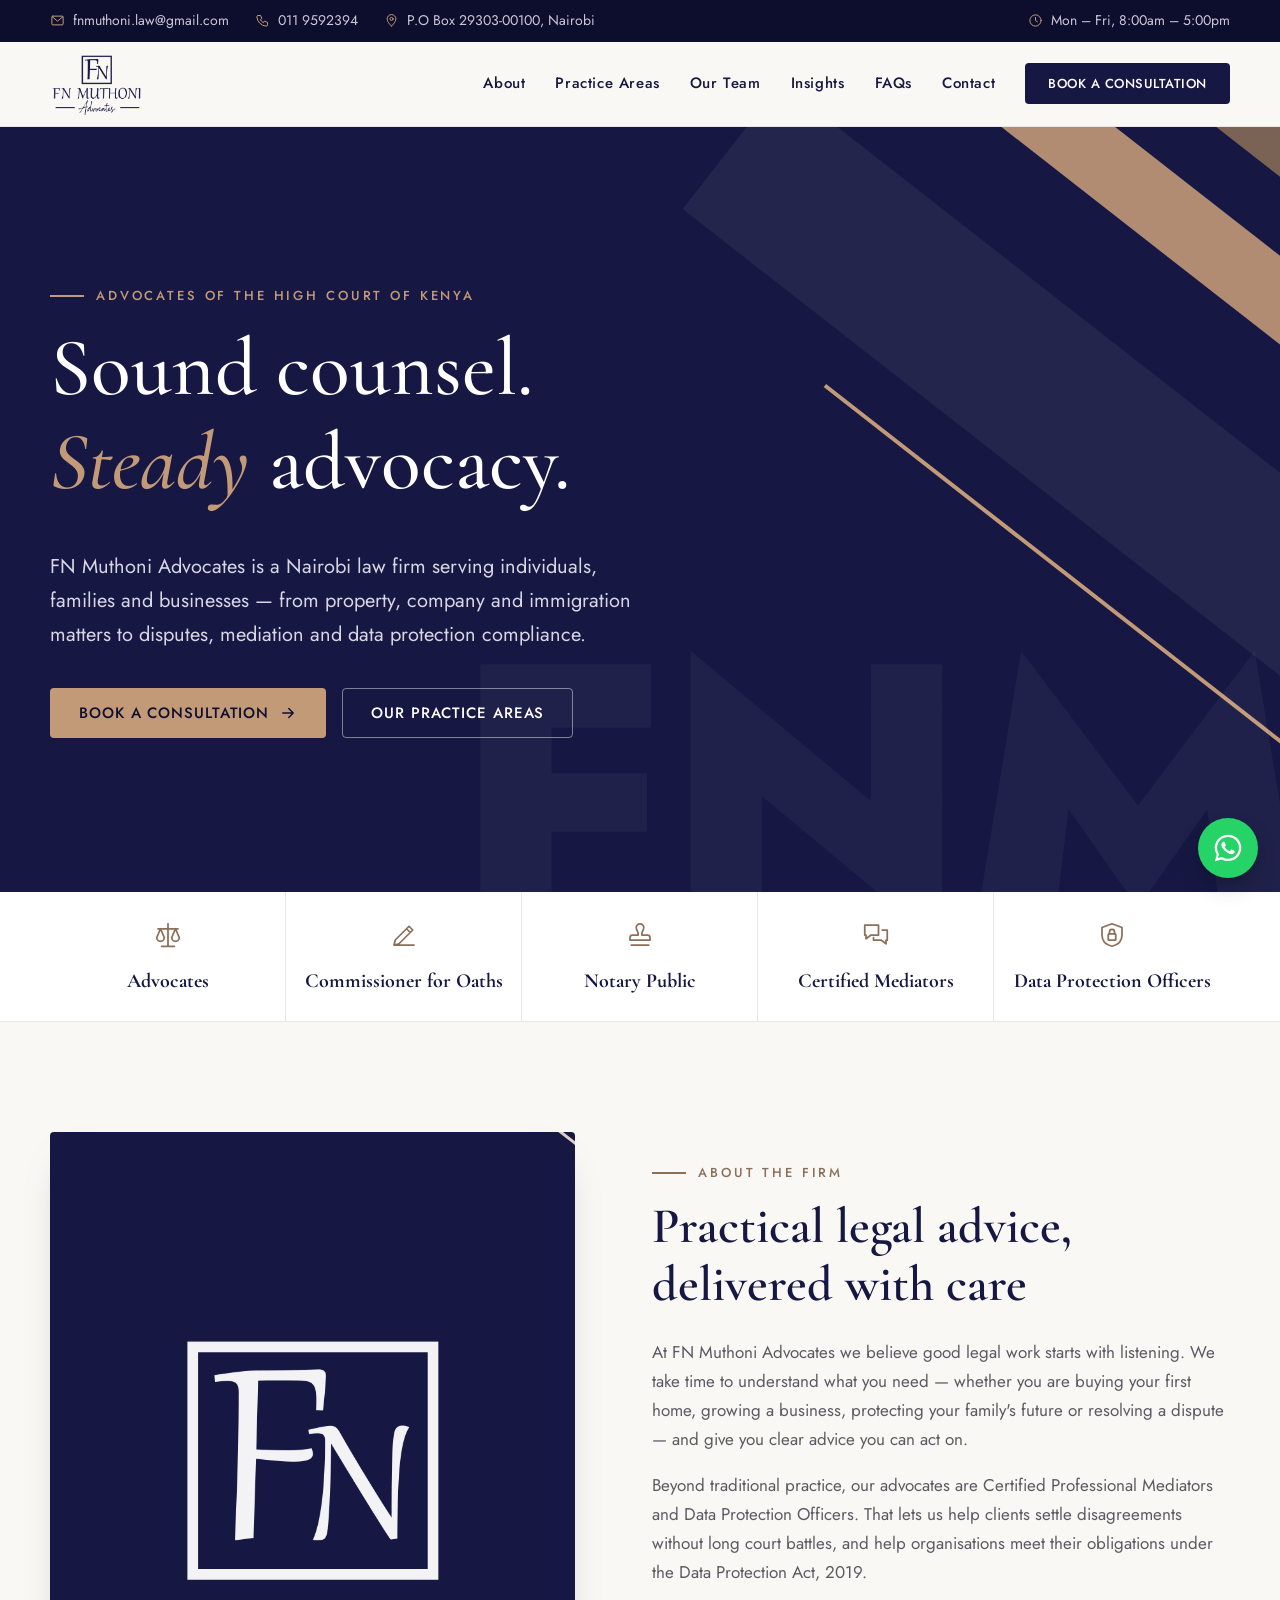
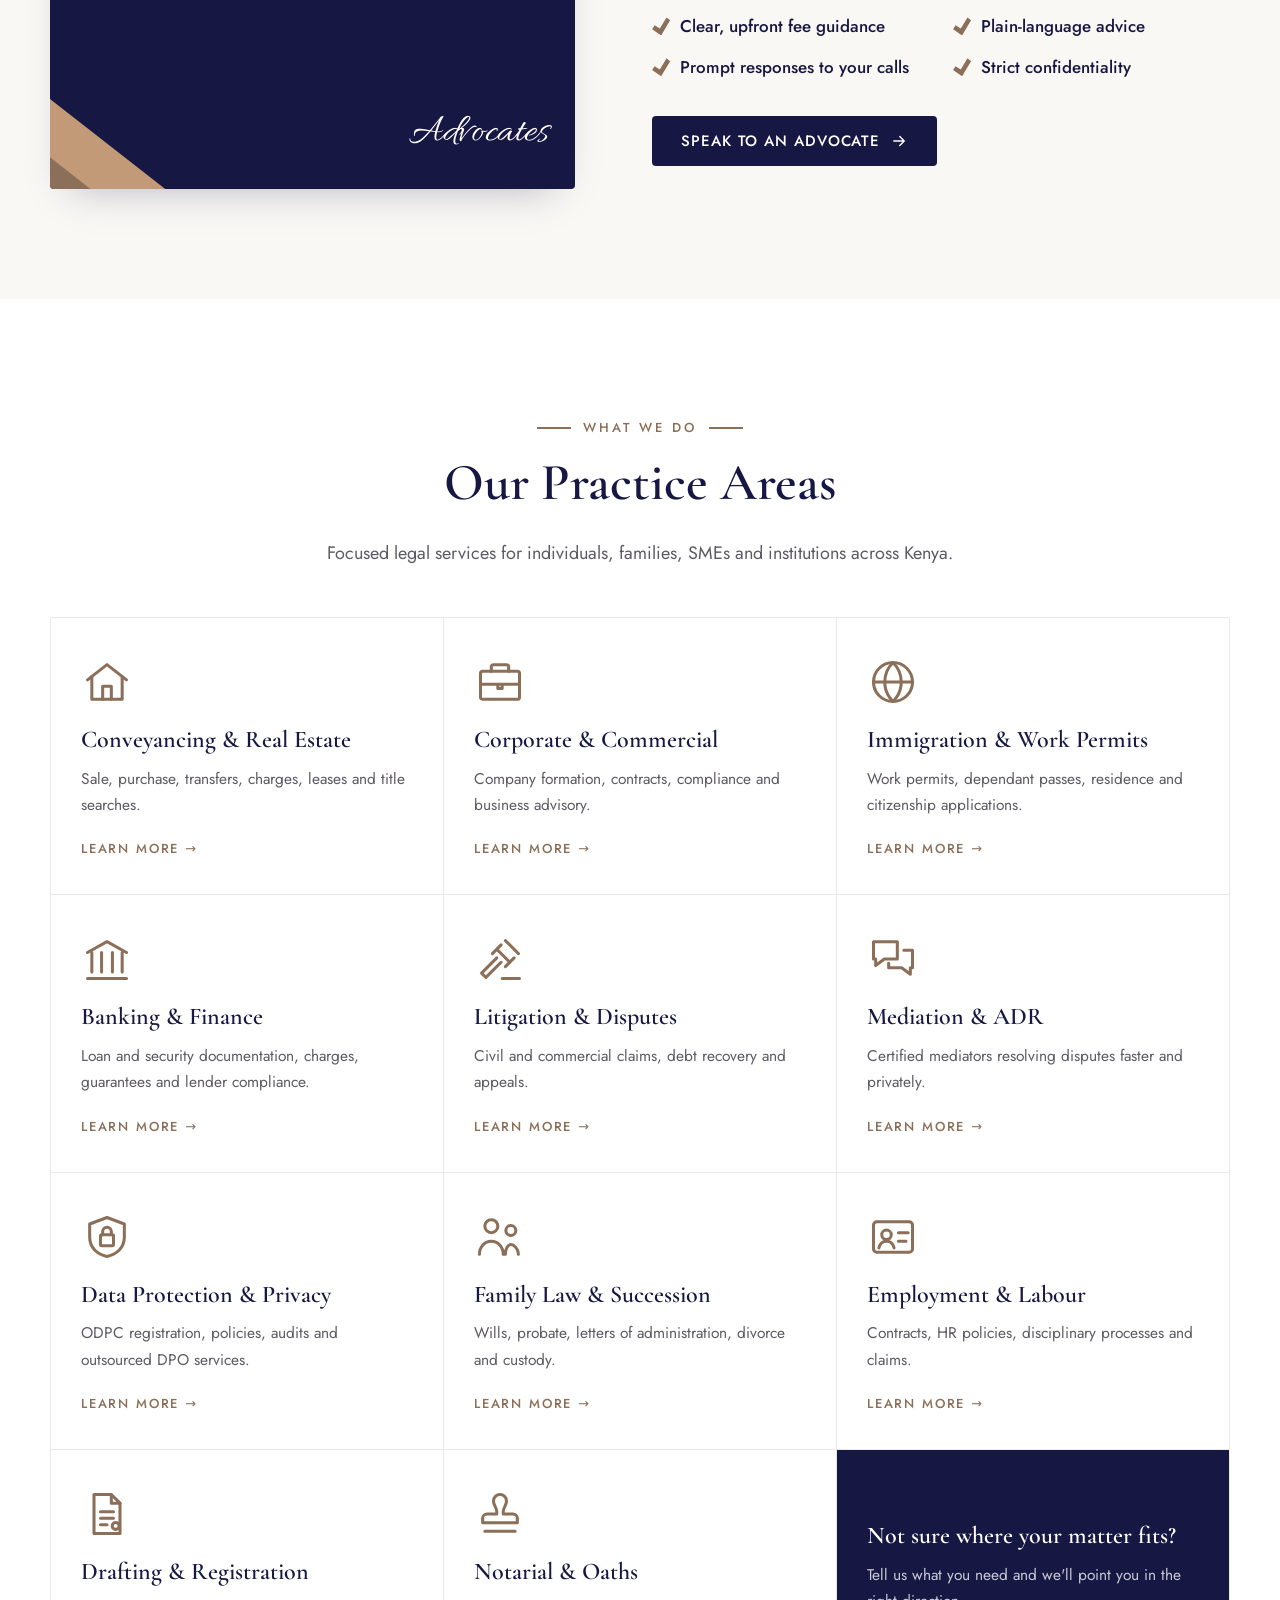
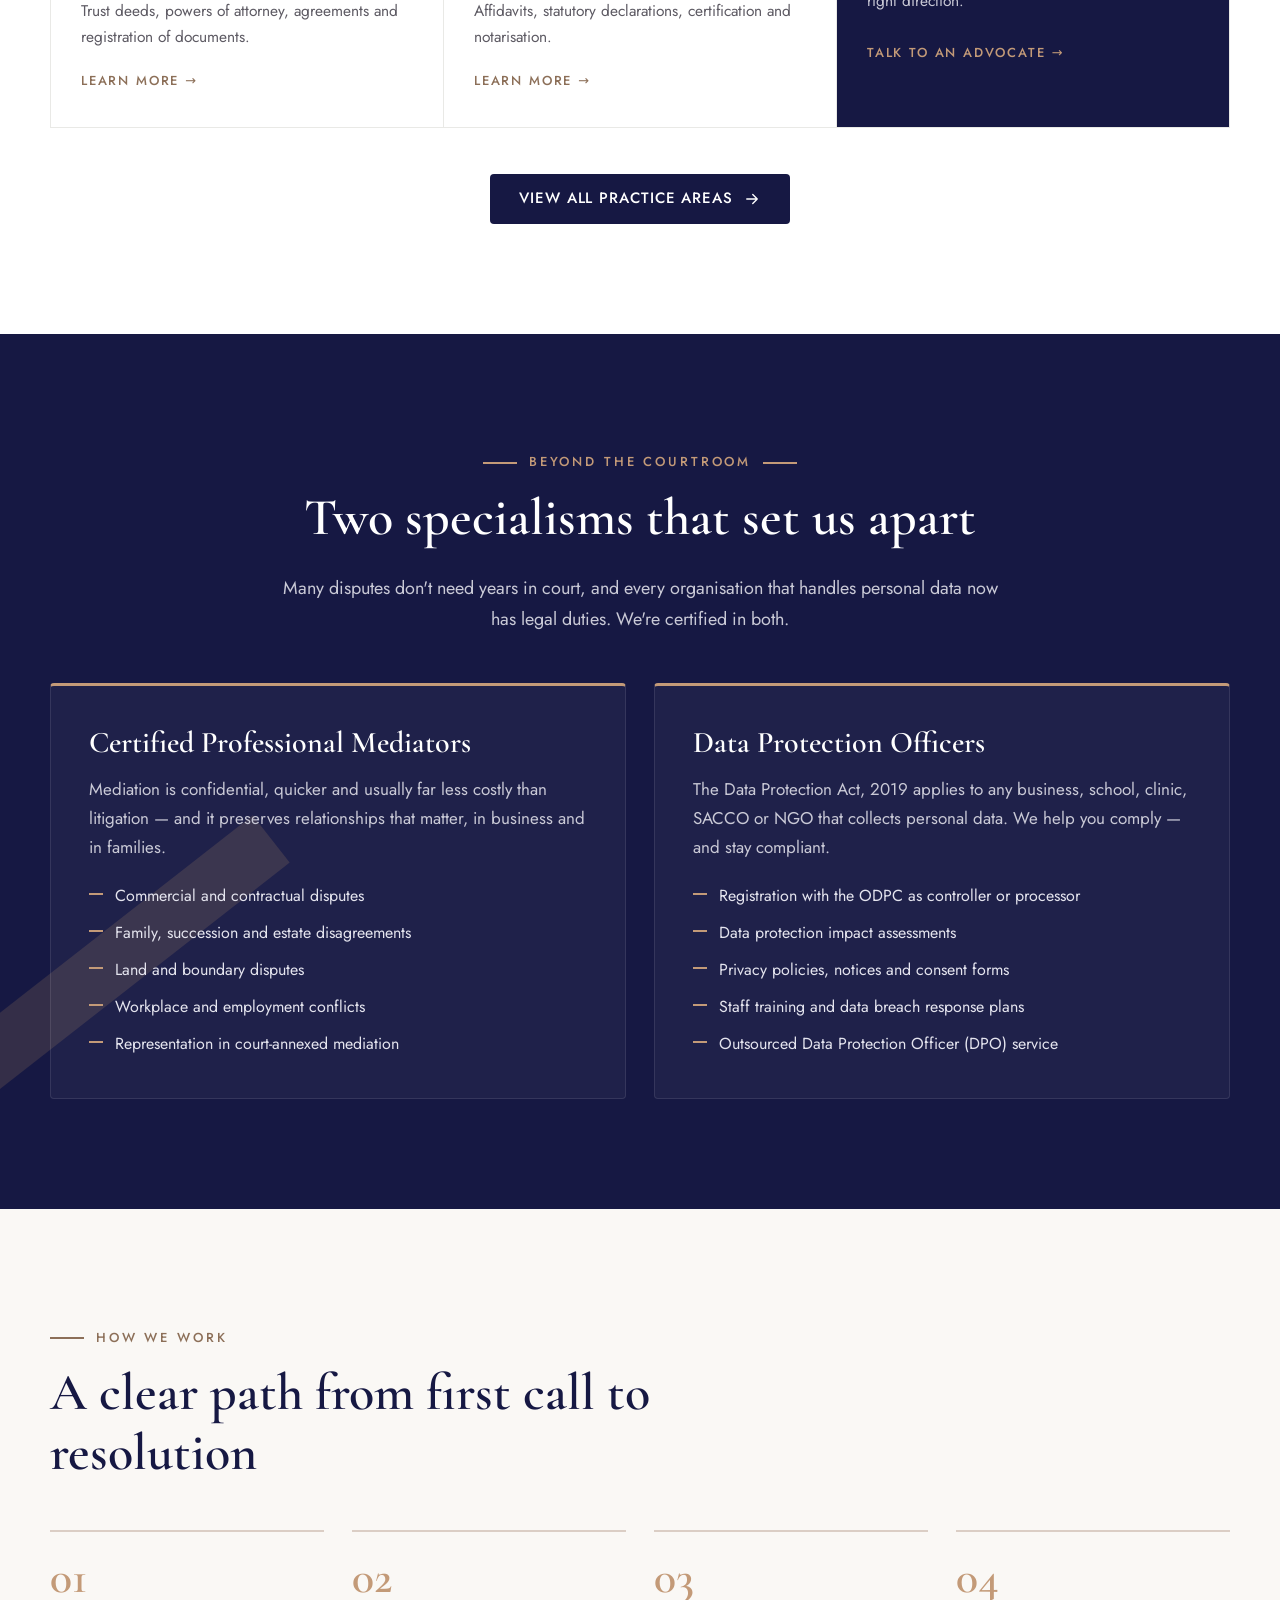
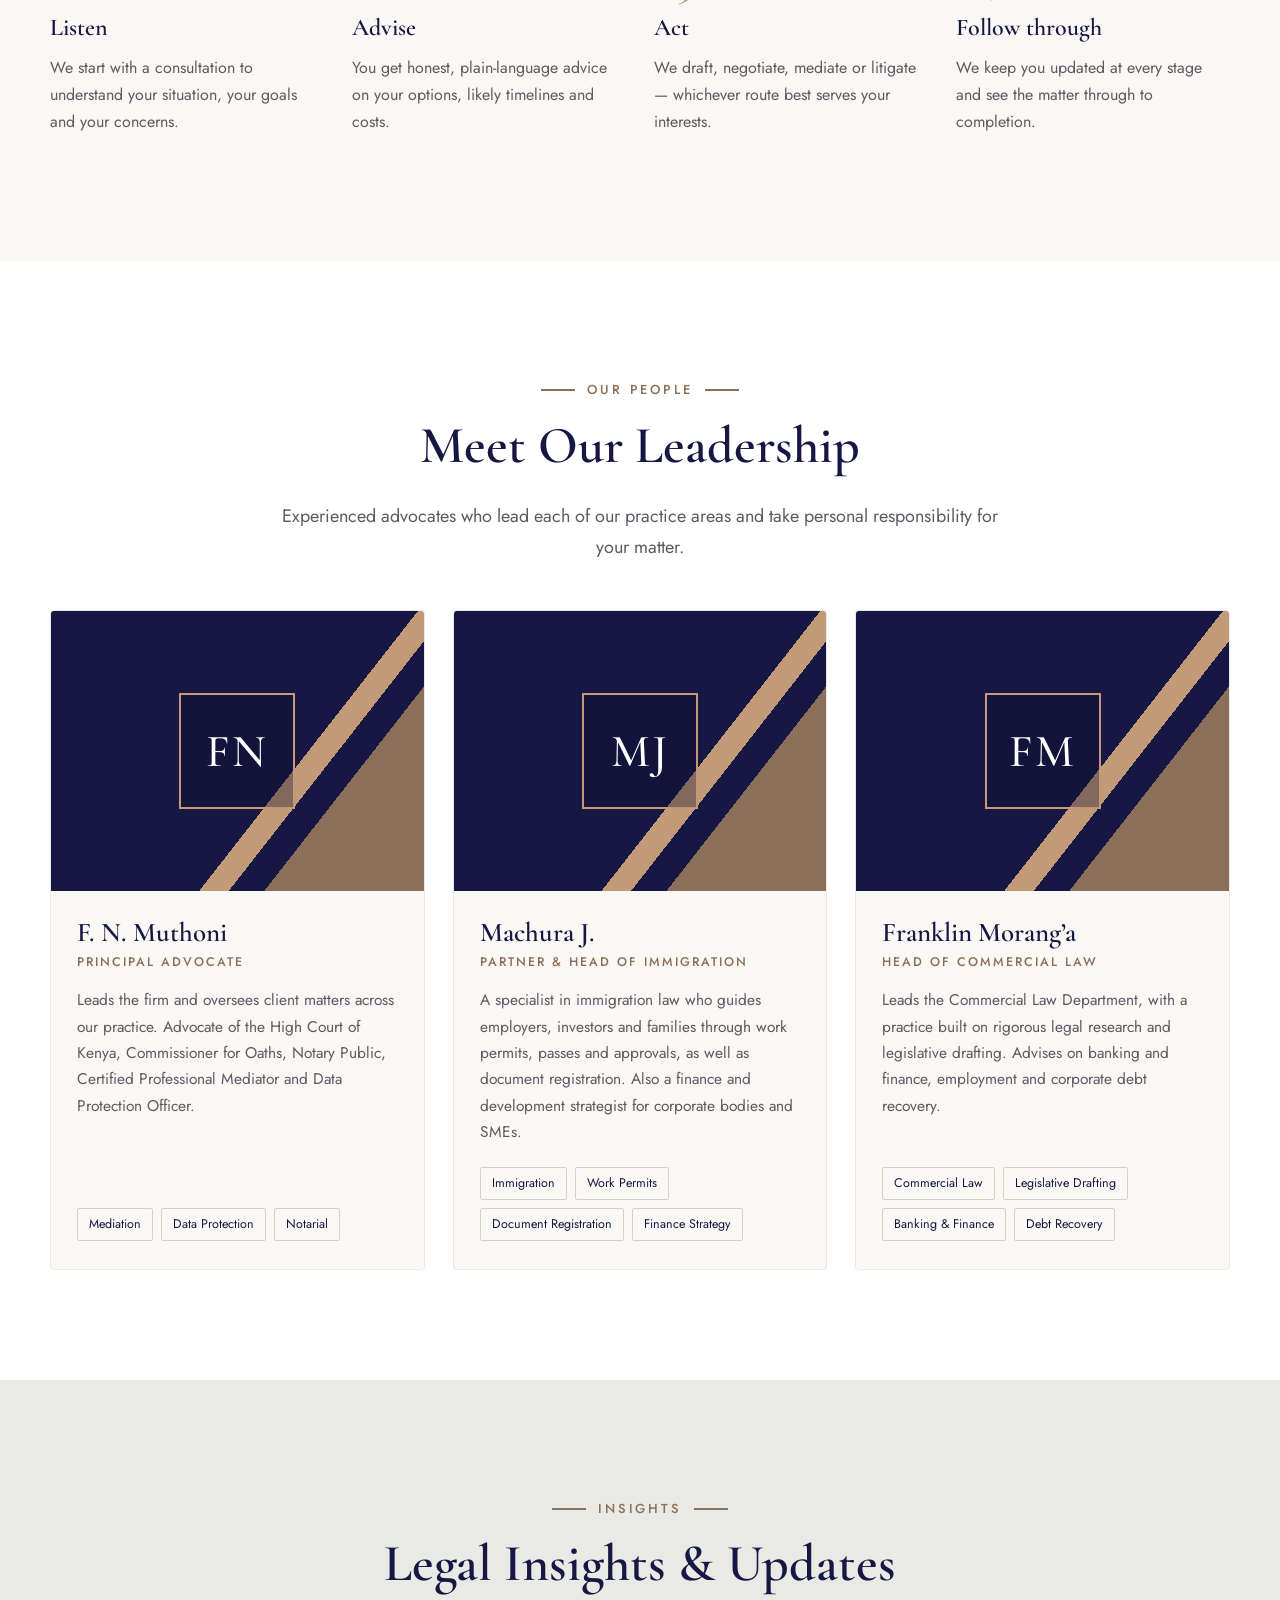
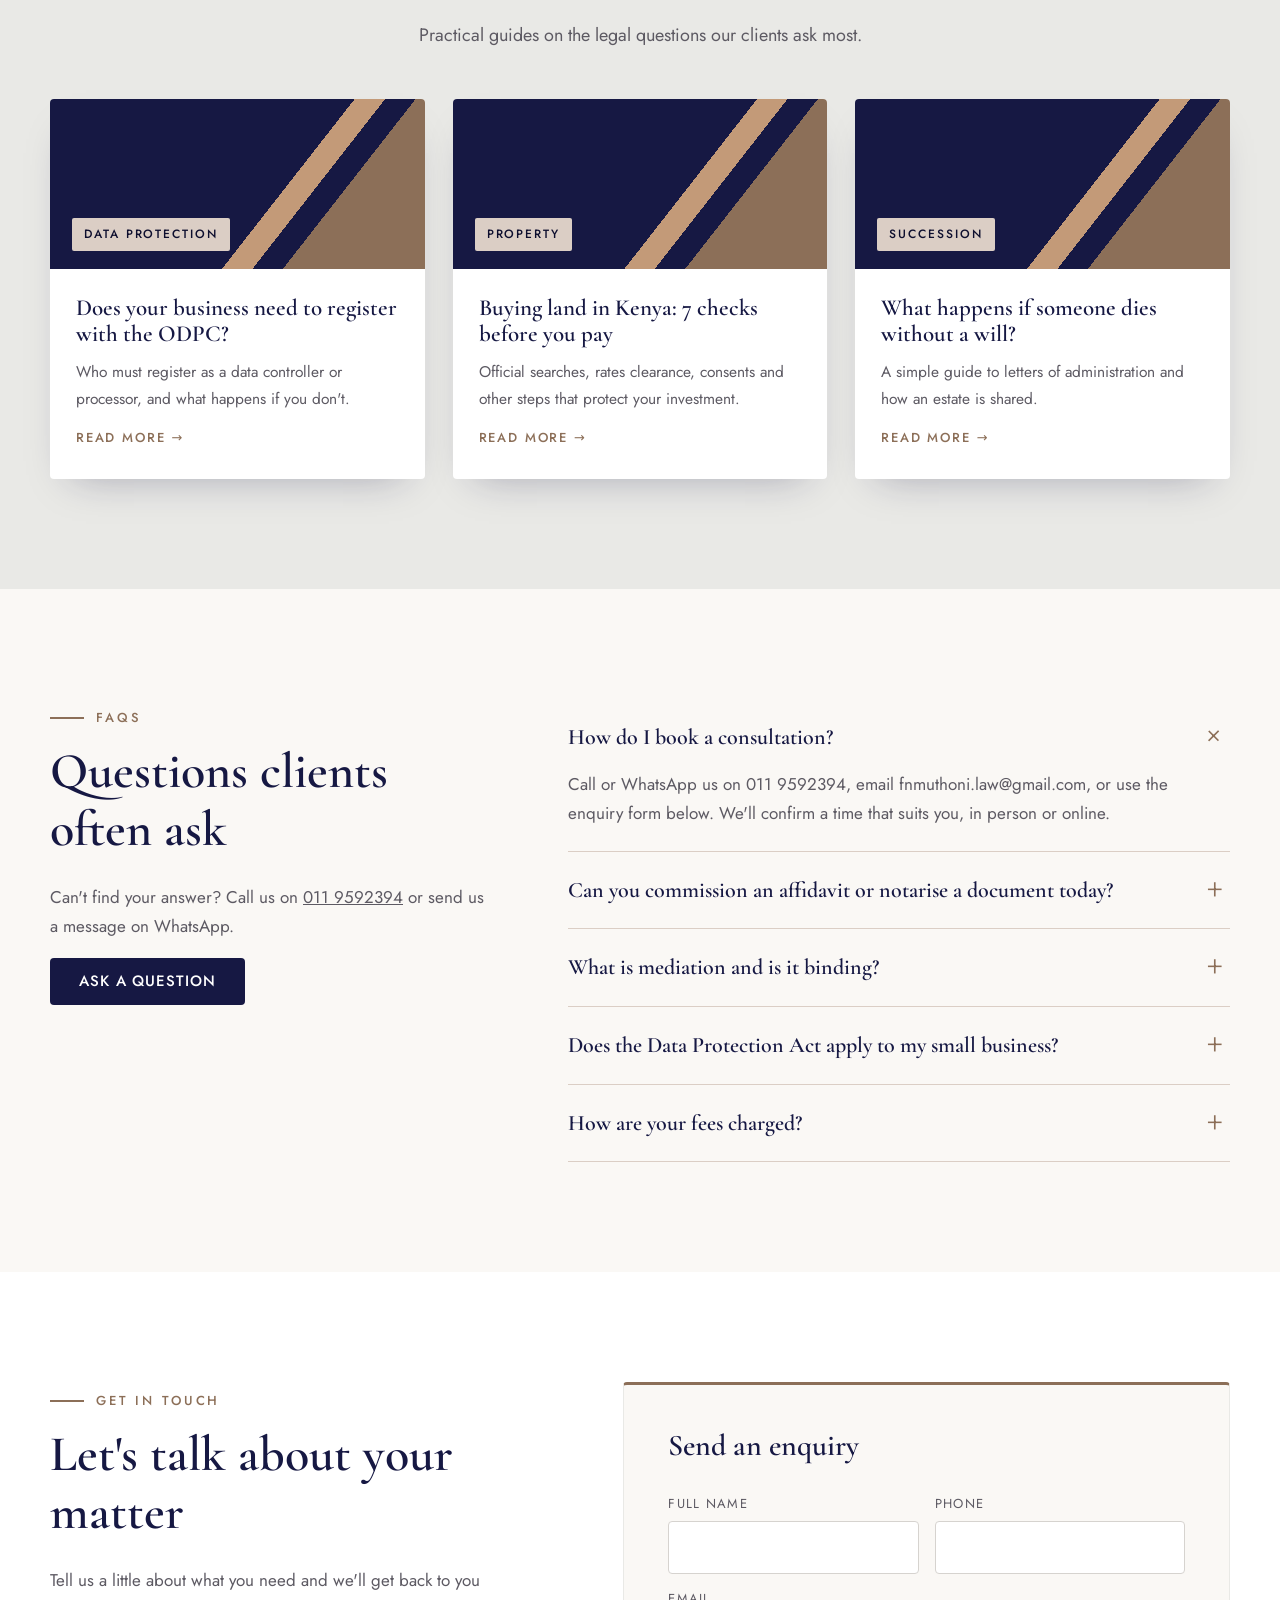
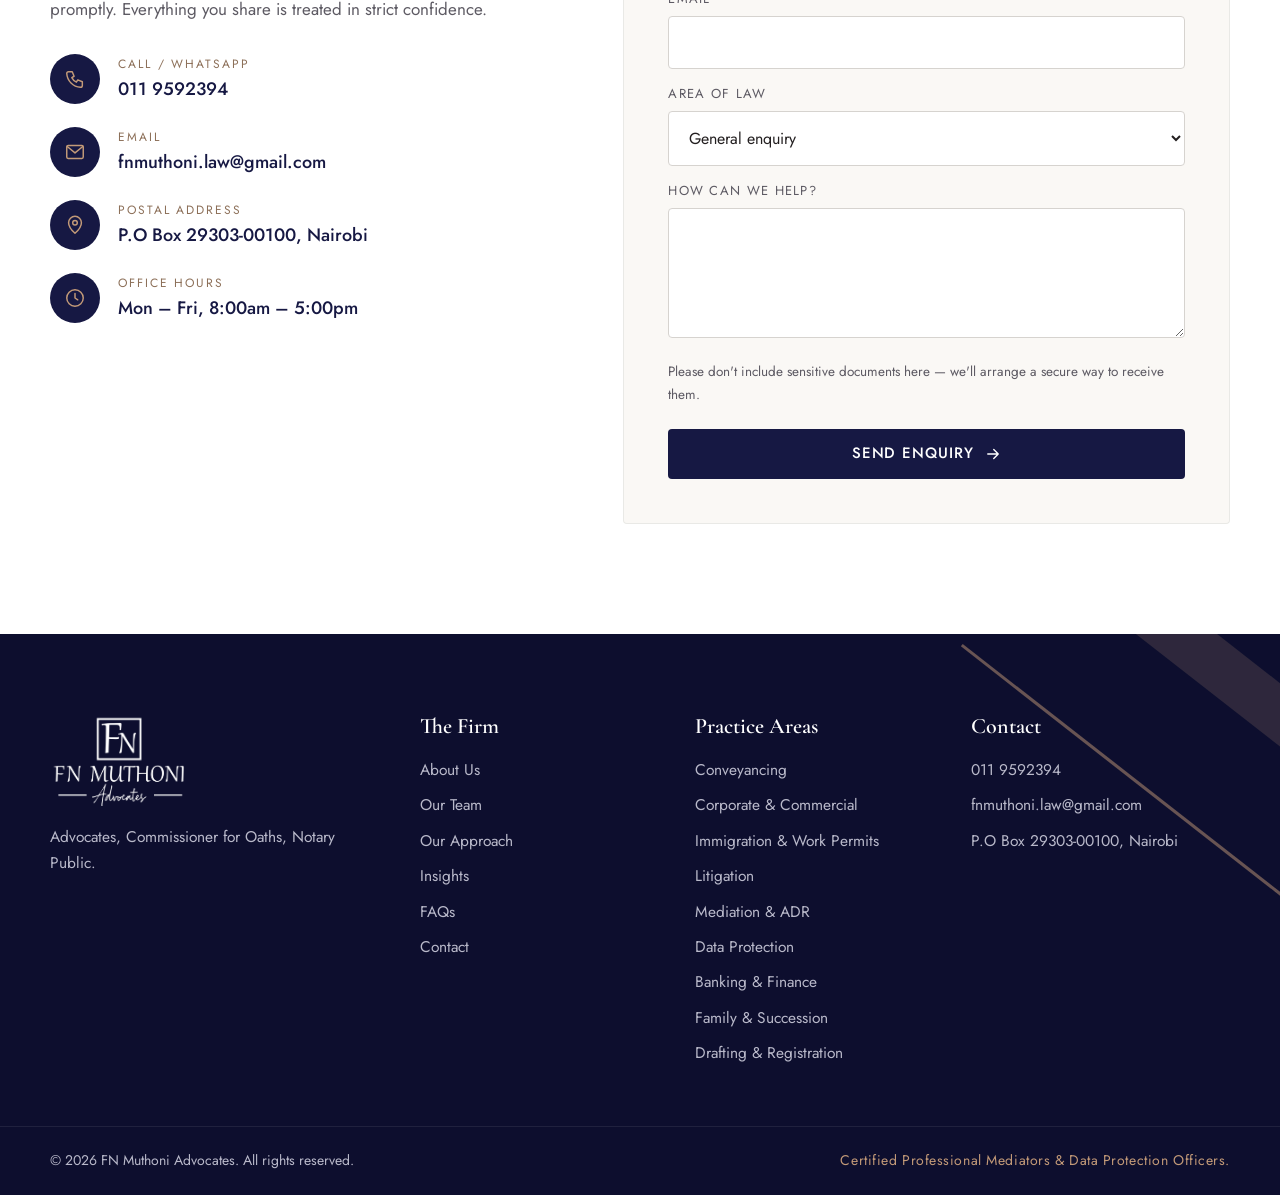
<file: index.html>
<!doctype html>
<html lang="en">
<head>
  <meta charset="utf-8">
  <meta name="viewport" content="width=device-width, initial-scale=1">
  <title>FN Muthoni Advocates | Law Firm in Nairobi, Kenya</title>
  <meta name="description" content="FN Muthoni Advocates — Advocates, Commissioner for Oaths and Notary Public in Nairobi. Certified Professional Mediators and Data Protection Officers. Conveyancing, corporate, litigation, family and succession, employment and data protection law.">
  <meta property="og:title" content="FN Muthoni Advocates">
  <meta property="og:description" content="Advocates, Commissioner for Oaths & Notary Public. Certified Professional Mediators & Data Protection Officers. Nairobi, Kenya.">
  <meta property="og:image" content="assets/logo-navy.png">
  <meta name="theme-color" content="#161843">
  <link rel="icon" href="assets/favicon.png">
  <link rel="preconnect" href="https://fonts.googleapis.com">
  <link rel="preconnect" href="https://fonts.gstatic.com" crossorigin>
  <link href="https://fonts.googleapis.com/css2?family=Allura&family=Cormorant+Garamond:ital,wght@0,500;0,600;1,500&family=Jost:wght@300;400;500&display=swap" rel="stylesheet">
  <link rel="stylesheet" href="styles.css">
  <script type="application/ld+json">
  {
    "@context": "https://schema.org",
    "@type": "LegalService",
    "name": "FN Muthoni Advocates",
    "alternateName": "FNM Advocates",
    "description": "Advocates, Commissioner for Oaths and Notary Public. Certified Professional Mediators and Data Protection Officers.",
    "email": "fnmuthoni.law@gmail.com",
    "telephone": "+254119592394",
    "address": { "@type": "PostalAddress", "postOfficeBoxNumber": "29303-00100", "addressLocality": "Nairobi", "addressCountry": "KE" },
    "areaServed": "Kenya"
  }
  </script>
</head>
<body>

<svg width="0" height="0" style="position:absolute" aria-hidden="true">
  <defs>
    <symbol id="i-mail" viewBox="0 0 24 24" fill="none" stroke="currentColor" stroke-width="1.6" stroke-linecap="round" stroke-linejoin="round"><rect x="3" y="5" width="18" height="14" rx="1.5"/><path d="M3.5 6l8.5 7 8.5-7"/></symbol>
    <symbol id="i-phone" viewBox="0 0 24 24" fill="none" stroke="currentColor" stroke-width="1.6" stroke-linecap="round" stroke-linejoin="round"><path d="M5 4h4l2 5-2.5 1.5a11 11 0 0 0 5 5L15 13l5 2v4a2 2 0 0 1-2 2A16 16 0 0 1 3 6a2 2 0 0 1 2-2"/></symbol>
    <symbol id="i-pin" viewBox="0 0 24 24" fill="none" stroke="currentColor" stroke-width="1.6" stroke-linecap="round" stroke-linejoin="round"><path d="M12 21s-7-6.2-7-11.5a7 7 0 0 1 14 0C19 14.8 12 21 12 21z"/><circle cx="12" cy="9.5" r="2.5"/></symbol>
    <symbol id="i-clock" viewBox="0 0 24 24" fill="none" stroke="currentColor" stroke-width="1.6" stroke-linecap="round" stroke-linejoin="round"><circle cx="12" cy="12" r="9"/><path d="M12 7v5l3 2"/></symbol>
    <symbol id="i-arrow" viewBox="0 0 24 24" fill="none" stroke="currentColor" stroke-width="1.8" stroke-linecap="round" stroke-linejoin="round"><path d="M5 12h14M13 6l6 6-6 6"/></symbol>
    <symbol id="i-menu" viewBox="0 0 24 24" fill="none" stroke="currentColor" stroke-width="1.8" stroke-linecap="round"><path d="M4 7h16M4 12h16M4 17h16"/></symbol>
    <symbol id="i-whatsapp" viewBox="0 0 24 24" fill="currentColor"><path d="M12.04 2a9.9 9.9 0 0 0-8.5 15l-1.4 5 5.2-1.4A9.9 9.9 0 1 0 12.04 2zm0 18.1a8.2 8.2 0 0 1-4.2-1.15l-.3-.18-3.1.8.83-3-.2-.31a8.2 8.2 0 1 1 6.97 3.84zm4.5-6.14c-.25-.12-1.47-.72-1.7-.8-.23-.09-.39-.13-.56.12-.16.25-.64.8-.79.97-.14.16-.29.19-.54.06a6.7 6.7 0 0 1-3.34-2.92c-.25-.43.25-.4.72-1.34.08-.16.04-.3-.02-.43-.06-.12-.56-1.34-.76-1.84-.2-.48-.4-.41-.56-.42h-.47a.9.9 0 0 0-.66.31 2.77 2.77 0 0 0-.86 2.06 4.8 4.8 0 0 0 1 2.55 11 11 0 0 0 4.2 3.72c1.57.68 2.18.73 2.97.62.48-.07 1.47-.6 1.68-1.18.2-.58.2-1.08.14-1.18-.06-.1-.23-.17-.48-.29z"/></symbol>
    <symbol id="i-house" viewBox="0 0 24 24" fill="none" stroke="currentColor" stroke-width="1.4" stroke-linecap="round" stroke-linejoin="round"><path d="M3 11l9-7 9 7"/><path d="M5 9.5V20h14V9.5"/><path d="M10 20v-6h4v6"/></symbol>
    <symbol id="i-brief" viewBox="0 0 24 24" fill="none" stroke="currentColor" stroke-width="1.4" stroke-linecap="round" stroke-linejoin="round"><rect x="3" y="7" width="18" height="13" rx="1"/><path d="M8 7V5a1 1 0 0 1 1-1h6a1 1 0 0 1 1 1v2M3 13h18M11 13v2h2v-2"/></symbol>
    <symbol id="i-gavel" viewBox="0 0 24 24" fill="none" stroke="currentColor" stroke-width="1.4" stroke-linecap="round" stroke-linejoin="round"><path d="M14.5 3.5l6 6M10.5 7.5l6 6M12.5 5.5l-4 4M18.5 11.5l-4 4M10.5 11.5L3.5 18.5l2 2 7-7M13 21h8"/></symbol>
    <symbol id="i-talk" viewBox="0 0 24 24" fill="none" stroke="currentColor" stroke-width="1.4" stroke-linecap="round" stroke-linejoin="round"><path d="M3 4h11v8H8l-4 3v-3H3z"/><path d="M17 8h4v8h-1v3l-4-3h-6v-2"/></symbol>
    <symbol id="i-shield" viewBox="0 0 24 24" fill="none" stroke="currentColor" stroke-width="1.4" stroke-linecap="round" stroke-linejoin="round"><path d="M12 3l8 3v6c0 5-3.5 8-8 9-4.5-1-8-4-8-9V6z"/><rect x="9" y="11" width="6" height="5" rx=".5"/><path d="M10 11V9.5a2 2 0 0 1 4 0V11"/></symbol>
    <symbol id="i-family" viewBox="0 0 24 24" fill="none" stroke="currentColor" stroke-width="1.4" stroke-linecap="round" stroke-linejoin="round"><circle cx="8" cy="7" r="3"/><circle cx="17" cy="9" r="2.3"/><path d="M2.5 20c0-3.5 2.5-6 5.5-6s5.5 2.5 5.5 6M14.5 20c0-2.6 1.2-4.5 2.5-4.5s3.5 1.9 3.5 4.5"/></symbol>
    <symbol id="i-badge" viewBox="0 0 24 24" fill="none" stroke="currentColor" stroke-width="1.4" stroke-linecap="round" stroke-linejoin="round"><rect x="3" y="5" width="18" height="14" rx="1.5"/><circle cx="9" cy="11" r="2.2"/><path d="M5.5 17c.5-2 2-3 3.5-3s3 1 3.5 3M14.5 10h4.5M14.5 14h3.5"/></symbol>
    <symbol id="i-stamp" viewBox="0 0 24 24" fill="none" stroke="currentColor" stroke-width="1.4" stroke-linecap="round" stroke-linejoin="round"><path d="M12 3a3 3 0 0 0-3 3c0 2 1.5 3 1.5 5v1H6a2 2 0 0 0-2 2v2h16v-2a2 2 0 0 0-2-2h-4.5v-1c0-2 1.5-3 1.5-5a3 3 0 0 0-3-3zM5 20h14"/></symbol>
    <symbol id="i-scale" viewBox="0 0 24 24" fill="none" stroke="currentColor" stroke-width="1.4" stroke-linecap="round" stroke-linejoin="round"><path d="M12 3v18M7 21h10M4 7h16M6 7l-3 7a3 3 0 0 0 6 0zM18 7l-3 7a3 3 0 0 0 6 0z"/></symbol>
    <symbol id="i-bank" viewBox="0 0 24 24" fill="none" stroke="currentColor" stroke-width="1.4" stroke-linecap="round" stroke-linejoin="round"><path d="M3 9l9-5 9 5M5 9v9M9.5 9v9M14.5 9v9M19 9v9M3 21h18"/></symbol>
    <symbol id="i-doc" viewBox="0 0 24 24" fill="none" stroke="currentColor" stroke-width="1.4" stroke-linecap="round" stroke-linejoin="round"><path d="M6 3h8l4 4v14H6z"/><path d="M14 3v4h4M9 11h6M9 14h6M9 17h3"/><circle cx="16" cy="17.5" r="1.6"/></symbol>
    <symbol id="i-globe" viewBox="0 0 24 24" fill="none" stroke="currentColor" stroke-width="1.4" stroke-linecap="round" stroke-linejoin="round"><circle cx="12" cy="12" r="9"/><path d="M3 12h18M12 3c2.5 2.5 3.8 5.5 3.8 9s-1.3 6.5-3.8 9c-2.5-2.5-3.8-5.5-3.8-9S9.5 5.5 12 3z"/></symbol>
    <symbol id="i-pen" viewBox="0 0 24 24" fill="none" stroke="currentColor" stroke-width="1.4" stroke-linecap="round" stroke-linejoin="round"><path d="M4 20l4-1 11-11-3-3L5 16zM14 7l3 3M4 20h16"/></symbol>
  </defs>
</svg>

<div class="topbar">
  <div class="wrap">
    <div class="items">
      <a href="mailto:fnmuthoni.law@gmail.com"><svg><use href="#i-mail"/></svg>fnmuthoni.law@gmail.com</a>
      <a href="tel:+254119592394"><svg><use href="#i-phone"/></svg>011 9592394</a>
      <span class="po"><svg><use href="#i-pin"/></svg>P.O Box 29303-00100, Nairobi</span>
    </div>
    <span><svg><use href="#i-clock"/></svg>Mon – Fri, 8:00am – 5:00pm</span>
  </div>
</div>

<header class="header">
  <div class="wrap">
    <a class="brand" href="index.html" aria-label="FN Muthoni Advocates — home"><img src="assets/logo-navy.png" alt="FN Muthoni Advocates"></a>
    <button class="menu-toggle" aria-label="Open menu" aria-expanded="false"><svg><use href="#i-menu"/></svg></button>
    <nav class="nav">
      <a href="#about">About</a>
      <a href="practice-areas.html">Practice Areas</a>
      <a href="#team">Our Team</a>
      <a href="#insights">Insights</a>
      <a href="#faq">FAQs</a>
      <a href="#contact">Contact</a>
      <a class="btn btn-navy" href="#contact">Book a Consultation</a>
    </nav>
  </div>
</header>

<main>
  <!-- Hero -->
  <section class="hero">
    <div class="stripes" aria-hidden="true"><span class="s3"></span><span class="s2"></span><span class="s1"></span><span class="s4"></span></div>
    <div class="watermark" aria-hidden="true">FNM</div>
    <div class="wrap">
      <div class="hero-inner reveal">
        <div class="eyebrow">Advocates of the High Court of Kenya</div>
        <h1>Sound counsel.<br><em>Steady</em> advocacy.</h1>
        <p class="lead">FN Muthoni Advocates is a Nairobi law firm serving individuals, families and businesses — from property, company and immigration matters to disputes, mediation and data protection compliance.</p>
        <div class="actions">
          <a class="btn btn-gold" href="#contact">Book a Consultation <svg><use href="#i-arrow"/></svg></a>
          <a class="btn btn-ghost" href="practice-areas.html">Our Practice Areas</a>
        </div>
      </div>
    </div>
  </section>

  <!-- Credentials (from the letterhead) -->
  <section class="creds" aria-label="Our credentials">
    <div class="wrap">
      <div class="cred"><svg><use href="#i-scale"/></svg><strong>Advocates</strong></div>
      <div class="cred"><svg><use href="#i-pen"/></svg><strong>Commissioner for Oaths</strong></div>
      <div class="cred"><svg><use href="#i-stamp"/></svg><strong>Notary Public</strong></div>
      <div class="cred"><svg><use href="#i-talk"/></svg><strong>Certified Mediators</strong></div>
      <div class="cred"><svg><use href="#i-shield"/></svg><strong>Data Protection Officers</strong></div>
    </div>
  </section>

  <!-- About -->
  <section class="section" id="about">
    <div class="wrap about-grid">
      <div class="about-visual reveal">
        <div class="stripes" aria-hidden="true"><span class="s3"></span><span class="s2"></span><span class="s1"></span></div>
        <div class="mono"><img src="assets/monogram-white.png" alt=""></div>
        <div class="caption">Advocates</div>
      </div>
      <div class="about-copy reveal">
        <div class="eyebrow">About the firm</div>
        <h2>Practical legal advice, delivered with care</h2>
        <p>At FN Muthoni Advocates we believe good legal work starts with listening. We take time to understand what you need — whether you are buying your first home, growing a business, protecting your family's future or resolving a dispute — and give you clear advice you can act on.</p>
        <p>Beyond traditional practice, our advocates are Certified Professional Mediators and Data Protection Officers. That lets us help clients settle disagreements without long court battles, and help organisations meet their obligations under the Data Protection Act, 2019.</p>
        <ul class="ticks">
          <li>Clear, upfront fee guidance</li>
          <li>Plain-language advice</li>
          <li>Prompt responses to your calls</li>
          <li>Strict confidentiality</li>
        </ul>
        <a class="btn btn-navy" href="#contact">Speak to an Advocate <svg><use href="#i-arrow"/></svg></a>
      </div>
    </div>
  </section>

  <!-- Practice areas -->
  <section class="section practice" id="practice">
    <div class="wrap">
      <div class="section-head center reveal">
        <div class="eyebrow">What we do</div>
        <h2>Our Practice Areas</h2>
        <p>Focused legal services for individuals, families, SMEs and institutions across Kenya.</p>
      </div>
      <div class="pa-grid reveal">
        <a class="pa-card" href="practice-areas.html#conveyancing"><svg class="icon"><use href="#i-house"/></svg><h3>Conveyancing &amp; Real Estate</h3><p>Sale, purchase, transfers, charges, leases and title searches.</p><span class="more">Learn more →</span></a>
        <a class="pa-card" href="practice-areas.html#corporate"><svg class="icon"><use href="#i-brief"/></svg><h3>Corporate &amp; Commercial</h3><p>Company formation, contracts, compliance and business advisory.</p><span class="more">Learn more →</span></a>
        <a class="pa-card" href="practice-areas.html#immigration"><svg class="icon"><use href="#i-globe"/></svg><h3>Immigration &amp; Work Permits</h3><p>Work permits, dependant passes, residence and citizenship applications.</p><span class="more">Learn more →</span></a>
        <a class="pa-card" href="practice-areas.html#banking"><svg class="icon"><use href="#i-bank"/></svg><h3>Banking &amp; Finance</h3><p>Loan and security documentation, charges, guarantees and lender compliance.</p><span class="more">Learn more →</span></a>
        <a class="pa-card" href="practice-areas.html#litigation"><svg class="icon"><use href="#i-gavel"/></svg><h3>Litigation &amp; Disputes</h3><p>Civil and commercial claims, debt recovery and appeals.</p><span class="more">Learn more →</span></a>
        <a class="pa-card" href="practice-areas.html#mediation"><svg class="icon"><use href="#i-talk"/></svg><h3>Mediation &amp; ADR</h3><p>Certified mediators resolving disputes faster and privately.</p><span class="more">Learn more →</span></a>
        <a class="pa-card" href="practice-areas.html#data-protection"><svg class="icon"><use href="#i-shield"/></svg><h3>Data Protection &amp; Privacy</h3><p>ODPC registration, policies, audits and outsourced DPO services.</p><span class="more">Learn more →</span></a>
        <a class="pa-card" href="practice-areas.html#family"><svg class="icon"><use href="#i-family"/></svg><h3>Family Law &amp; Succession</h3><p>Wills, probate, letters of administration, divorce and custody.</p><span class="more">Learn more →</span></a>
        <a class="pa-card" href="practice-areas.html#employment"><svg class="icon"><use href="#i-badge"/></svg><h3>Employment &amp; Labour</h3><p>Contracts, HR policies, disciplinary processes and claims.</p><span class="more">Learn more →</span></a>
        <a class="pa-card" href="practice-areas.html#drafting"><svg class="icon"><use href="#i-doc"/></svg><h3>Drafting &amp; Registration</h3><p>Trust deeds, powers of attorney, agreements and registration of documents.</p><span class="more">Learn more →</span></a>
        <a class="pa-card" href="practice-areas.html#notarial"><svg class="icon"><use href="#i-stamp"/></svg><h3>Notarial &amp; Oaths</h3><p>Affidavits, statutory declarations, certification and notarisation.</p><span class="more">Learn more →</span></a>
        <a class="pa-card pa-ask" href="#contact"><h3>Not sure where your matter fits?</h3><p>Tell us what you need and we'll point you in the right direction.</p><span class="more">Talk to an advocate →</span></a>
      </div>
      <div class="center-cta"><a class="btn btn-navy" href="practice-areas.html">View All Practice Areas <svg><use href="#i-arrow"/></svg></a></div>
    </div>
  </section>

  <!-- Specialisms -->
  <section class="section special">
    <div class="stripes" aria-hidden="true"><span class="s1"></span></div>
    <div class="wrap">
      <div class="section-head center reveal">
        <div class="eyebrow">Beyond the courtroom</div>
        <h2>Two specialisms that set us apart</h2>
        <p>Many disputes don't need years in court, and every organisation that handles personal data now has legal duties. We're certified in both.</p>
      </div>
      <div class="special-grid">
        <div class="special-card reveal">
          <h3>Certified Professional Mediators</h3>
          <p>Mediation is confidential, quicker and usually far less costly than litigation — and it preserves relationships that matter, in business and in families.</p>
          <ul>
            <li>Commercial and contractual disputes</li>
            <li>Family, succession and estate disagreements</li>
            <li>Land and boundary disputes</li>
            <li>Workplace and employment conflicts</li>
            <li>Representation in court-annexed mediation</li>
          </ul>
        </div>
        <div class="special-card reveal">
          <h3>Data Protection Officers</h3>
          <p>The Data Protection Act, 2019 applies to any business, school, clinic, SACCO or NGO that collects personal data. We help you comply — and stay compliant.</p>
          <ul>
            <li>Registration with the ODPC as controller or processor</li>
            <li>Data protection impact assessments</li>
            <li>Privacy policies, notices and consent forms</li>
            <li>Staff training and data breach response plans</li>
            <li>Outsourced Data Protection Officer (DPO) service</li>
          </ul>
        </div>
      </div>
    </div>
  </section>

  <!-- Approach -->
  <section class="section" id="approach">
    <div class="wrap">
      <div class="section-head reveal">
        <div class="eyebrow">How we work</div>
        <h2>A clear path from first call to resolution</h2>
      </div>
      <div class="steps">
        <div class="step reveal"><h3>Listen</h3><p>We start with a consultation to understand your situation, your goals and your concerns.</p></div>
        <div class="step reveal"><h3>Advise</h3><p>You get honest, plain-language advice on your options, likely timelines and costs.</p></div>
        <div class="step reveal"><h3>Act</h3><p>We draft, negotiate, mediate or litigate — whichever route best serves your interests.</p></div>
        <div class="step reveal"><h3>Follow through</h3><p>We keep you updated at every stage and see the matter through to completion.</p></div>
      </div>
    </div>
  </section>

  <!-- Team -->
  <section class="section team" id="team">
    <div class="wrap">
      <div class="section-head center reveal">
        <div class="eyebrow">Our people</div>
        <h2>Meet Our Leadership</h2>
        <p>Experienced advocates who lead each of our practice areas and take personal responsibility for your matter.</p>
      </div>
      <div class="team-grid">
        <article class="member reveal">
          <div class="portrait"><span>FN</span></div>
          <div class="info">
            <h3>F. N. Muthoni</h3>
            <div class="role">Principal Advocate</div>
            <p>Leads the firm and oversees client matters across our practice. Advocate of the High Court of Kenya, Commissioner for Oaths, Notary Public, Certified Professional Mediator and Data Protection Officer.</p>
            <div class="tags"><span>Mediation</span><span>Data Protection</span><span>Notarial</span></div>
          </div>
        </article>
        <article class="member reveal">
          <div class="portrait"><span>MJ</span></div>
          <div class="info">
            <h3>Machura J.</h3>
            <div class="role">Partner &amp; Head of Immigration</div>
            <p>A specialist in immigration law who guides employers, investors and families through work permits, passes and approvals, as well as document registration. Also a finance and development strategist for corporate bodies and SMEs.</p>
            <div class="tags"><span>Immigration</span><span>Work Permits</span><span>Document Registration</span><span>Finance Strategy</span></div>
          </div>
        </article>
        <article class="member reveal">
          <div class="portrait"><span>FM</span></div>
          <div class="info">
            <h3>Franklin Morang&rsquo;a</h3>
            <div class="role">Head of Commercial Law</div>
            <p>Leads the Commercial Law Department, with a practice built on rigorous legal research and legislative drafting. Advises on banking and finance, employment and corporate debt recovery.</p>
            <div class="tags"><span>Commercial Law</span><span>Legislative Drafting</span><span>Banking &amp; Finance</span><span>Debt Recovery</span></div>
          </div>
        </article>
      </div>
    </div>
  </section>

  <!-- Insights -->
  <section class="section insights" id="insights">
    <div class="wrap">
      <div class="section-head center reveal">
        <div class="eyebrow">Insights</div>
        <h2>Legal Insights &amp; Updates</h2>
        <p>Practical guides on the legal questions our clients ask most.</p>
      </div>
      <div class="post-grid">
        <article class="post reveal">
          <div class="thumb"><div class="stripes"><span class="s2"></span><span class="s1"></span></div><span class="tag">Data Protection</span></div>
          <div class="body"><h3>Does your business need to register with the ODPC?</h3><p>Who must register as a data controller or processor, and what happens if you don't.</p><a class="more" href="#contact">Read more →</a></div>
        </article>
        <article class="post reveal">
          <div class="thumb"><div class="stripes"><span class="s2"></span><span class="s1"></span></div><span class="tag">Property</span></div>
          <div class="body"><h3>Buying land in Kenya: 7 checks before you pay</h3><p>Official searches, rates clearance, consents and other steps that protect your investment.</p><a class="more" href="#contact">Read more →</a></div>
        </article>
        <article class="post reveal">
          <div class="thumb"><div class="stripes"><span class="s2"></span><span class="s1"></span></div><span class="tag">Succession</span></div>
          <div class="body"><h3>What happens if someone dies without a will?</h3><p>A simple guide to letters of administration and how an estate is shared.</p><a class="more" href="#contact">Read more →</a></div>
        </article>
      </div>
    </div>
  </section>

  <!-- FAQ -->
  <section class="section" id="faq">
    <div class="wrap faq-wrap">
      <div class="reveal">
        <div class="eyebrow">FAQs</div>
        <h2 style="font-size:clamp(34px,4.4vw,50px)">Questions clients often ask</h2>
        <p style="color:var(--muted)">Can't find your answer? Call us on <a href="tel:+254119592394">011 9592394</a> or send us a message on WhatsApp.</p>
        <a class="btn btn-navy" href="#contact">Ask a Question</a>
      </div>
      <div class="faq reveal">
        <details open>
          <summary>How do I book a consultation?</summary>
          <p>Call or WhatsApp us on 011 9592394, email fnmuthoni.law@gmail.com, or use the enquiry form below. We'll confirm a time that suits you, in person or online.</p>
        </details>
        <details>
          <summary>Can you commission an affidavit or notarise a document today?</summary>
          <p>Yes. As Commissioner for Oaths and Notary Public we handle affidavits, statutory declarations and notarisation of documents for local and international use. Bring original identification and the documents, unsigned.</p>
        </details>
        <details>
          <summary>What is mediation and is it binding?</summary>
          <p>Mediation is a confidential process where a neutral, certified mediator helps the parties reach their own agreement. Once the parties sign a settlement agreement it can be binding, and in court-annexed mediation it can be adopted as an order of the court.</p>
        </details>
        <details>
          <summary>Does the Data Protection Act apply to my small business?</summary>
          <p>If you collect personal data — customer names, phone numbers, staff records, patient or student files — the Act applies to you. Registration thresholds depend on your sector and size; we can assess your position quickly.</p>
        </details>
        <details>
          <summary>How are your fees charged?</summary>
          <p>Fees are guided by the Advocates (Remuneration) Order and depend on the nature of the matter. We explain the expected fees before any work starts, so there are no surprises.</p>
        </details>
      </div>
    </div>
  </section>

  <!-- Contact -->
  <section class="section contact" id="contact">
    <div class="wrap contact-grid">
      <div class="reveal">
        <div class="eyebrow">Get in touch</div>
        <h2 style="font-size:clamp(34px,4.4vw,50px)">Let's talk about your matter</h2>
        <p style="color:var(--muted)">Tell us a little about what you need and we'll get back to you promptly. Everything you share is treated in strict confidence.</p>
        <ul class="contact-list">
          <li><span class="ic"><svg><use href="#i-phone"/></svg></span><div><small>Call / WhatsApp</small><a href="tel:+254119592394">011 9592394</a></div></li>
          <li><span class="ic"><svg><use href="#i-mail"/></svg></span><div><small>Email</small><a href="mailto:fnmuthoni.law@gmail.com">fnmuthoni.law@gmail.com</a></div></li>
          <li><span class="ic"><svg><use href="#i-pin"/></svg></span><div><small>Postal address</small><span>P.O Box 29303-00100, Nairobi</span></div></li>
          <li><span class="ic"><svg><use href="#i-clock"/></svg></span><div><small>Office hours</small><span>Mon – Fri, 8:00am – 5:00pm</span></div></li>
        </ul>
      </div>
      <form class="form reveal" id="enquiry">
        <h3>Send an enquiry</h3>
        <div class="row">
          <div><label for="f-name">Full name</label><input id="f-name" name="name" required autocomplete="name"></div>
          <div><label for="f-phone">Phone</label><input id="f-phone" name="phone" type="tel" required autocomplete="tel"></div>
        </div>
        <label for="f-email">Email</label><input id="f-email" name="email" type="email" autocomplete="email">
        <label for="f-matter">Area of law</label>
        <select id="f-matter" name="matter">
          <option>General enquiry</option>
          <option>Conveyancing &amp; Real Estate</option>
          <option>Corporate &amp; Commercial</option>
          <option>Immigration &amp; Work Permits</option>
          <option>Banking &amp; Finance</option>
          <option>Litigation &amp; Disputes</option>
          <option>Mediation &amp; ADR</option>
          <option>Data Protection &amp; Privacy</option>
          <option>Family Law &amp; Succession</option>
          <option>Employment &amp; Labour</option>
          <option>Drafting &amp; Registration of Documents</option>
          <option>Notarial &amp; Oaths</option>
        </select>
        <label for="f-msg">How can we help?</label>
        <textarea id="f-msg" name="message" required></textarea>
        <p class="note">Please don't include sensitive documents here — we'll arrange a secure way to receive them.</p>
        <button class="btn btn-navy" type="submit">Send Enquiry <svg><use href="#i-arrow"/></svg></button>
      </form>
    </div>
  </section>
</main>

<footer class="footer">
  <div class="stripes" aria-hidden="true"><span class="s1"></span><span class="s2"></span></div>
  <div class="wrap footer-grid">
    <div>
      <img src="assets/logo-white.png" alt="FN Muthoni Advocates">
      <p>Advocates, Commissioner for Oaths, Notary Public.</p>
    </div>
    <div>
      <h4>The Firm</h4>
      <ul>
        <li><a href="#about">About Us</a></li>
        <li><a href="#team">Our Team</a></li>
        <li><a href="#approach">Our Approach</a></li>
        <li><a href="#insights">Insights</a></li>
        <li><a href="#faq">FAQs</a></li>
        <li><a href="#contact">Contact</a></li>
      </ul>
    </div>
    <div>
      <h4>Practice Areas</h4>
      <ul>
        <li><a href="practice-areas.html#conveyancing">Conveyancing</a></li>
        <li><a href="practice-areas.html#corporate">Corporate &amp; Commercial</a></li>
        <li><a href="practice-areas.html#immigration">Immigration &amp; Work Permits</a></li>
        <li><a href="practice-areas.html#litigation">Litigation</a></li>
        <li><a href="practice-areas.html#mediation">Mediation &amp; ADR</a></li>
        <li><a href="practice-areas.html#data-protection">Data Protection</a></li>
        <li><a href="practice-areas.html#banking">Banking &amp; Finance</a></li>
        <li><a href="practice-areas.html#family">Family &amp; Succession</a></li>
        <li><a href="practice-areas.html#drafting">Drafting &amp; Registration</a></li>
      </ul>
    </div>
    <div>
      <h4>Contact</h4>
      <ul>
        <li><a href="tel:+254119592394">011 9592394</a></li>
        <li><a href="mailto:fnmuthoni.law@gmail.com">fnmuthoni.law@gmail.com</a></li>
        <li>P.O Box 29303-00100, Nairobi</li>
      </ul>
    </div>
  </div>
  <div class="footer-bottom">
    <div class="wrap">
      <span>© <span id="year">2026</span> FN Muthoni Advocates. All rights reserved.</span>
      <span class="tagline">Certified Professional Mediators &amp; Data Protection Officers.</span>
    </div>
  </div>
</footer>

<a class="wa" href="https://wa.me/254119592394?text=Hello%20FN%20Muthoni%20Advocates%2C%20I%27d%20like%20to%20make%20an%20enquiry." target="_blank" rel="noopener" aria-label="Chat with us on WhatsApp"><svg><use href="#i-whatsapp"/></svg></a>

<script src="main.js"></script>
</body>
</html>
</file>
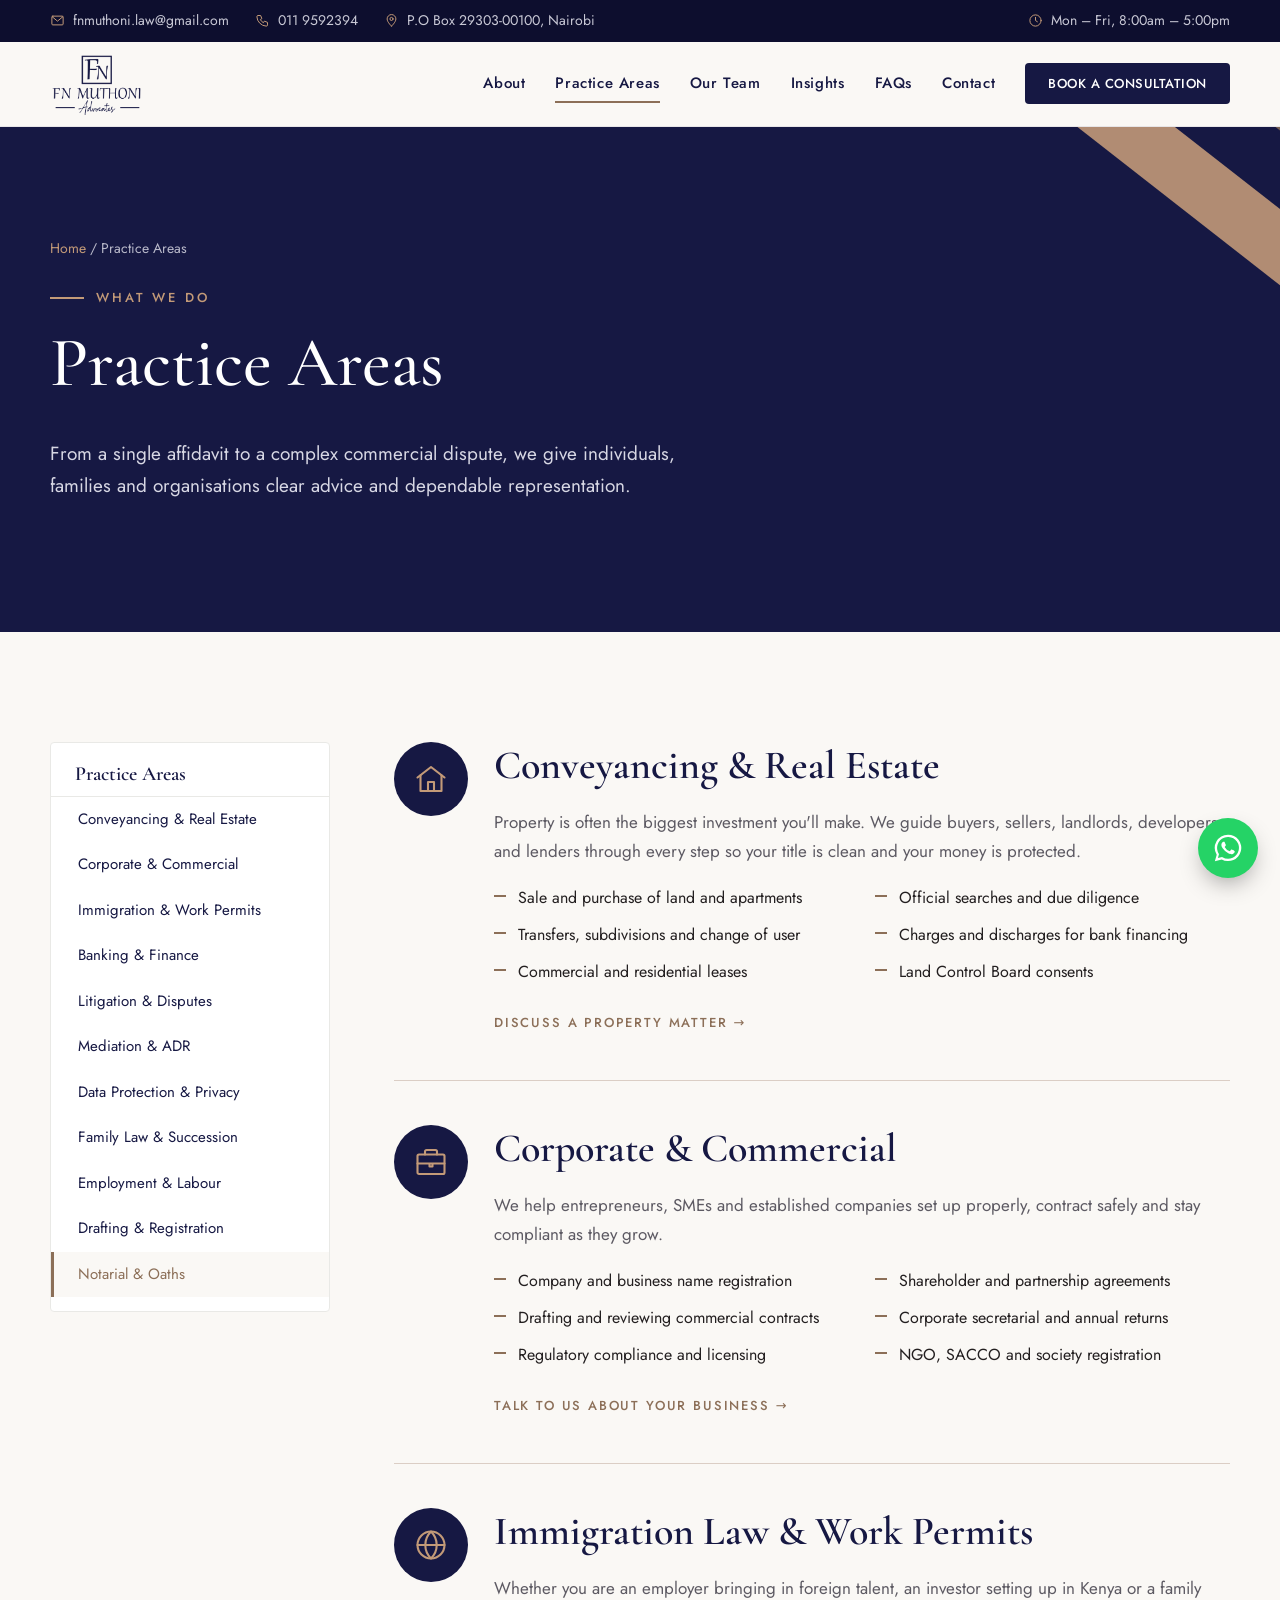
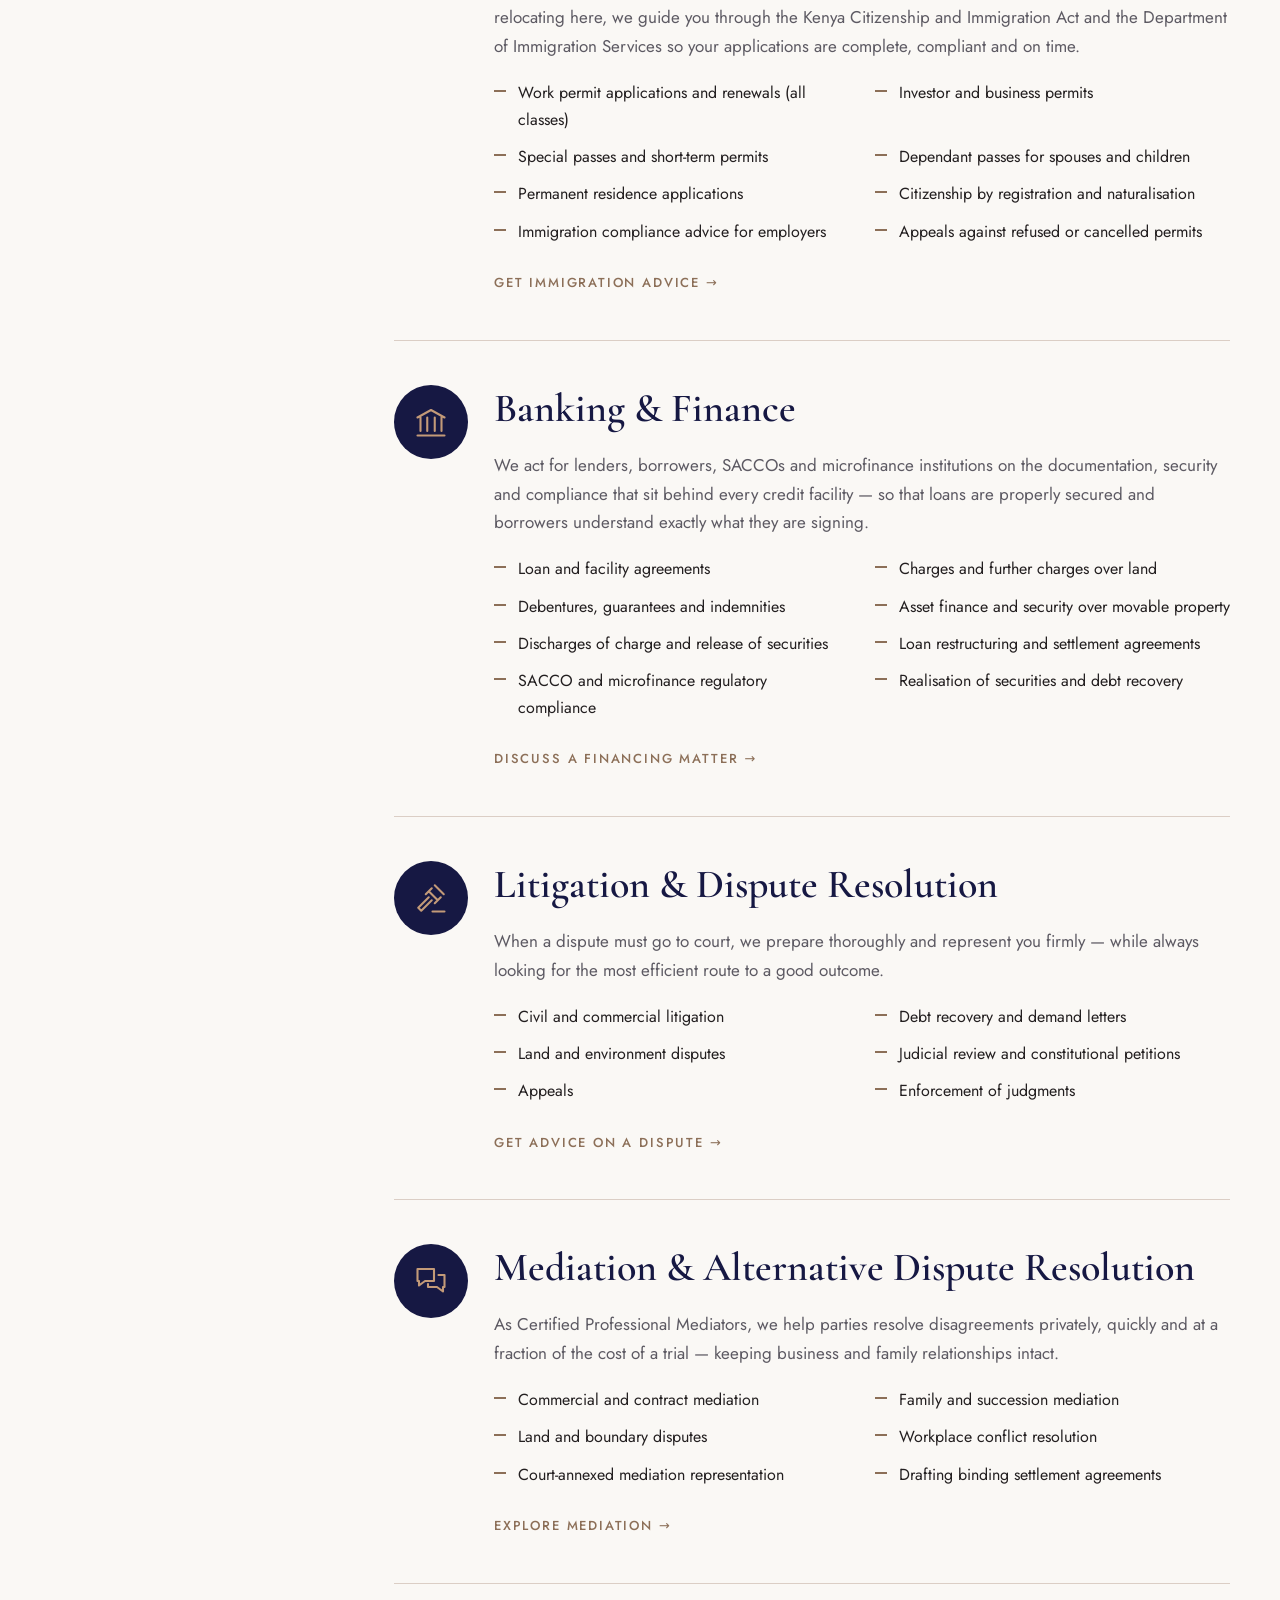
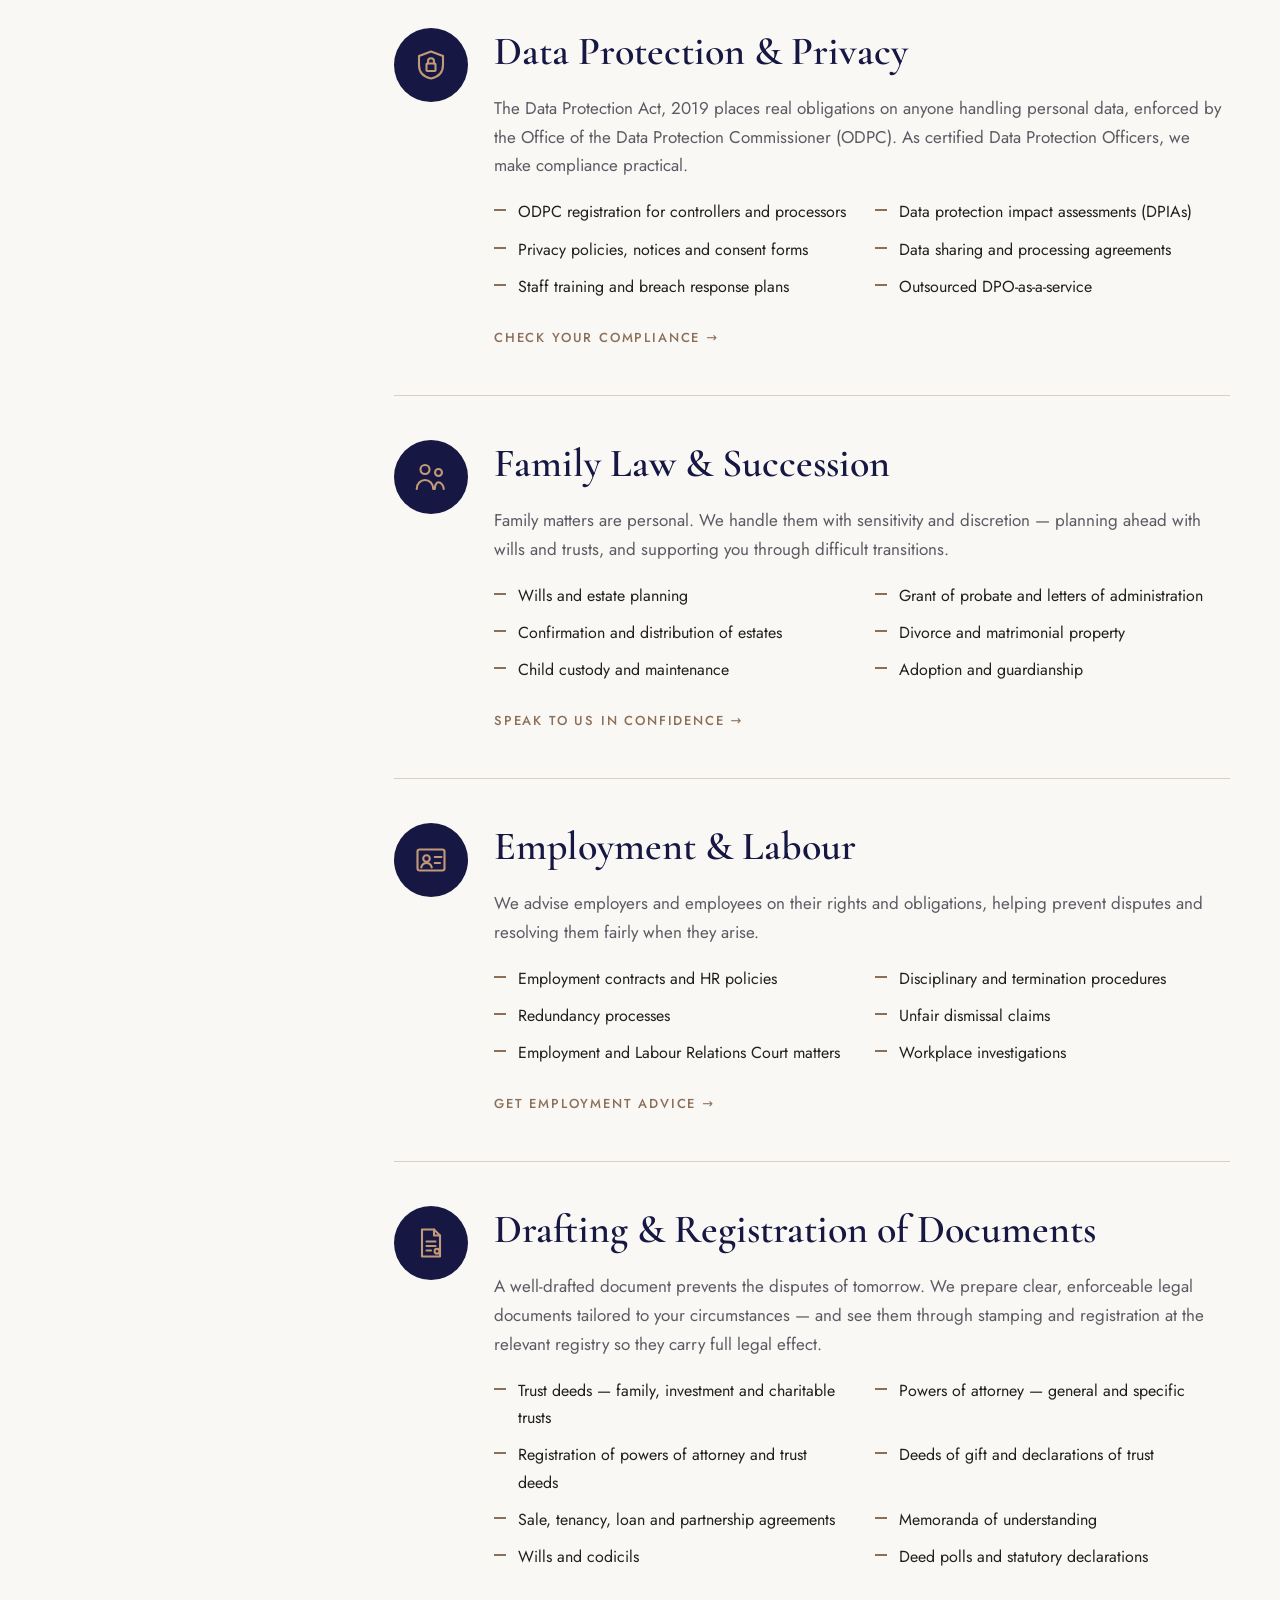
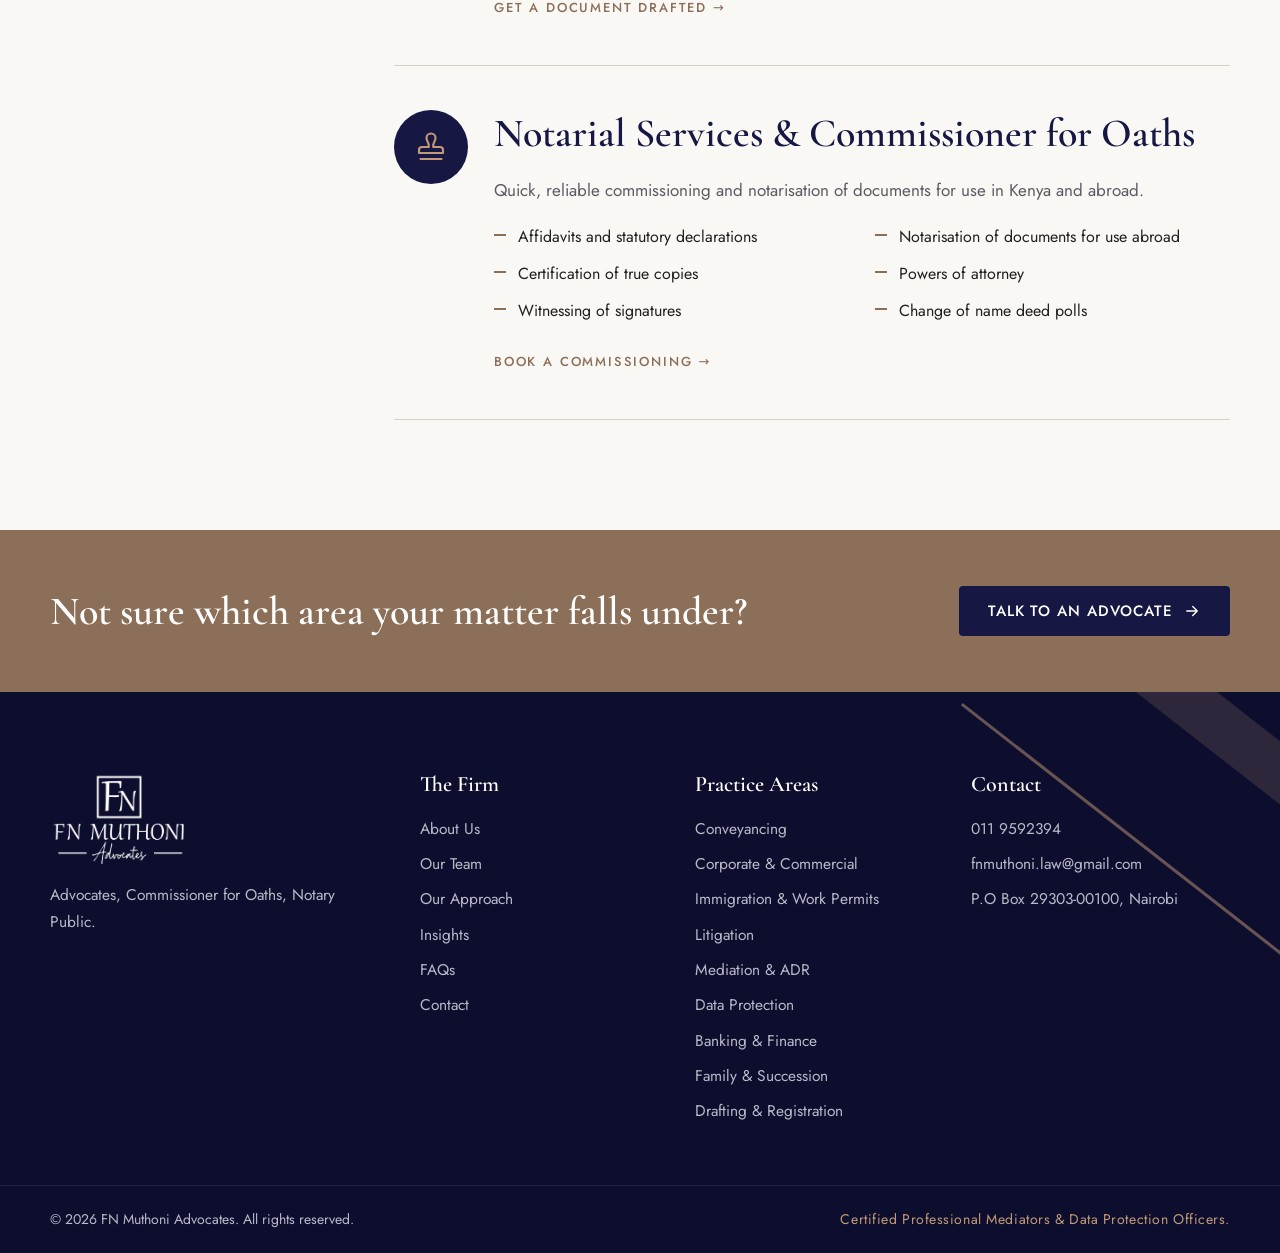
<file: practice-areas.html>
<!doctype html>
<html lang="en">
<head>
  <meta charset="utf-8">
  <meta name="viewport" content="width=device-width, initial-scale=1">
  <title>Practice Areas | FN Muthoni Advocates</title>
  <meta name="description" content="Practice areas at FN Muthoni Advocates — Advocates, Commissioner for Oaths and Notary Public in Nairobi. Certified Professional Mediators and Data Protection Officers. Conveyancing, corporate, litigation, family and succession, employment and data protection law.">
  <meta property="og:title" content="FN Muthoni Advocates">
  <meta property="og:description" content="Advocates, Commissioner for Oaths & Notary Public. Certified Professional Mediators & Data Protection Officers. Nairobi, Kenya.">
  <meta property="og:image" content="assets/logo-navy.png">
  <meta name="theme-color" content="#161843">
  <link rel="icon" href="assets/favicon.png">
  <link rel="preconnect" href="https://fonts.googleapis.com">
  <link rel="preconnect" href="https://fonts.gstatic.com" crossorigin>
  <link href="https://fonts.googleapis.com/css2?family=Allura&family=Cormorant+Garamond:ital,wght@0,500;0,600;1,500&family=Jost:wght@300;400;500&display=swap" rel="stylesheet">
  <link rel="stylesheet" href="styles.css">
</head>
<body>

<svg width="0" height="0" style="position:absolute" aria-hidden="true">
  <defs>
    <symbol id="i-mail" viewBox="0 0 24 24" fill="none" stroke="currentColor" stroke-width="1.6" stroke-linecap="round" stroke-linejoin="round"><rect x="3" y="5" width="18" height="14" rx="1.5"/><path d="M3.5 6l8.5 7 8.5-7"/></symbol>
    <symbol id="i-phone" viewBox="0 0 24 24" fill="none" stroke="currentColor" stroke-width="1.6" stroke-linecap="round" stroke-linejoin="round"><path d="M5 4h4l2 5-2.5 1.5a11 11 0 0 0 5 5L15 13l5 2v4a2 2 0 0 1-2 2A16 16 0 0 1 3 6a2 2 0 0 1 2-2"/></symbol>
    <symbol id="i-pin" viewBox="0 0 24 24" fill="none" stroke="currentColor" stroke-width="1.6" stroke-linecap="round" stroke-linejoin="round"><path d="M12 21s-7-6.2-7-11.5a7 7 0 0 1 14 0C19 14.8 12 21 12 21z"/><circle cx="12" cy="9.5" r="2.5"/></symbol>
    <symbol id="i-clock" viewBox="0 0 24 24" fill="none" stroke="currentColor" stroke-width="1.6" stroke-linecap="round" stroke-linejoin="round"><circle cx="12" cy="12" r="9"/><path d="M12 7v5l3 2"/></symbol>
    <symbol id="i-arrow" viewBox="0 0 24 24" fill="none" stroke="currentColor" stroke-width="1.8" stroke-linecap="round" stroke-linejoin="round"><path d="M5 12h14M13 6l6 6-6 6"/></symbol>
    <symbol id="i-menu" viewBox="0 0 24 24" fill="none" stroke="currentColor" stroke-width="1.8" stroke-linecap="round"><path d="M4 7h16M4 12h16M4 17h16"/></symbol>
    <symbol id="i-whatsapp" viewBox="0 0 24 24" fill="currentColor"><path d="M12.04 2a9.9 9.9 0 0 0-8.5 15l-1.4 5 5.2-1.4A9.9 9.9 0 1 0 12.04 2zm0 18.1a8.2 8.2 0 0 1-4.2-1.15l-.3-.18-3.1.8.83-3-.2-.31a8.2 8.2 0 1 1 6.97 3.84zm4.5-6.14c-.25-.12-1.47-.72-1.7-.8-.23-.09-.39-.13-.56.12-.16.25-.64.8-.79.97-.14.16-.29.19-.54.06a6.7 6.7 0 0 1-3.34-2.92c-.25-.43.25-.4.72-1.34.08-.16.04-.3-.02-.43-.06-.12-.56-1.34-.76-1.84-.2-.48-.4-.41-.56-.42h-.47a.9.9 0 0 0-.66.31 2.77 2.77 0 0 0-.86 2.06 4.8 4.8 0 0 0 1 2.55 11 11 0 0 0 4.2 3.72c1.57.68 2.18.73 2.97.62.48-.07 1.47-.6 1.68-1.18.2-.58.2-1.08.14-1.18-.06-.1-.23-.17-.48-.29z"/></symbol>
    <symbol id="i-house" viewBox="0 0 24 24" fill="none" stroke="currentColor" stroke-width="1.4" stroke-linecap="round" stroke-linejoin="round"><path d="M3 11l9-7 9 7"/><path d="M5 9.5V20h14V9.5"/><path d="M10 20v-6h4v6"/></symbol>
    <symbol id="i-brief" viewBox="0 0 24 24" fill="none" stroke="currentColor" stroke-width="1.4" stroke-linecap="round" stroke-linejoin="round"><rect x="3" y="7" width="18" height="13" rx="1"/><path d="M8 7V5a1 1 0 0 1 1-1h6a1 1 0 0 1 1 1v2M3 13h18M11 13v2h2v-2"/></symbol>
    <symbol id="i-gavel" viewBox="0 0 24 24" fill="none" stroke="currentColor" stroke-width="1.4" stroke-linecap="round" stroke-linejoin="round"><path d="M14.5 3.5l6 6M10.5 7.5l6 6M12.5 5.5l-4 4M18.5 11.5l-4 4M10.5 11.5L3.5 18.5l2 2 7-7M13 21h8"/></symbol>
    <symbol id="i-talk" viewBox="0 0 24 24" fill="none" stroke="currentColor" stroke-width="1.4" stroke-linecap="round" stroke-linejoin="round"><path d="M3 4h11v8H8l-4 3v-3H3z"/><path d="M17 8h4v8h-1v3l-4-3h-6v-2"/></symbol>
    <symbol id="i-shield" viewBox="0 0 24 24" fill="none" stroke="currentColor" stroke-width="1.4" stroke-linecap="round" stroke-linejoin="round"><path d="M12 3l8 3v6c0 5-3.5 8-8 9-4.5-1-8-4-8-9V6z"/><rect x="9" y="11" width="6" height="5" rx=".5"/><path d="M10 11V9.5a2 2 0 0 1 4 0V11"/></symbol>
    <symbol id="i-family" viewBox="0 0 24 24" fill="none" stroke="currentColor" stroke-width="1.4" stroke-linecap="round" stroke-linejoin="round"><circle cx="8" cy="7" r="3"/><circle cx="17" cy="9" r="2.3"/><path d="M2.5 20c0-3.5 2.5-6 5.5-6s5.5 2.5 5.5 6M14.5 20c0-2.6 1.2-4.5 2.5-4.5s3.5 1.9 3.5 4.5"/></symbol>
    <symbol id="i-badge" viewBox="0 0 24 24" fill="none" stroke="currentColor" stroke-width="1.4" stroke-linecap="round" stroke-linejoin="round"><rect x="3" y="5" width="18" height="14" rx="1.5"/><circle cx="9" cy="11" r="2.2"/><path d="M5.5 17c.5-2 2-3 3.5-3s3 1 3.5 3M14.5 10h4.5M14.5 14h3.5"/></symbol>
    <symbol id="i-stamp" viewBox="0 0 24 24" fill="none" stroke="currentColor" stroke-width="1.4" stroke-linecap="round" stroke-linejoin="round"><path d="M12 3a3 3 0 0 0-3 3c0 2 1.5 3 1.5 5v1H6a2 2 0 0 0-2 2v2h16v-2a2 2 0 0 0-2-2h-4.5v-1c0-2 1.5-3 1.5-5a3 3 0 0 0-3-3zM5 20h14"/></symbol>
    <symbol id="i-scale" viewBox="0 0 24 24" fill="none" stroke="currentColor" stroke-width="1.4" stroke-linecap="round" stroke-linejoin="round"><path d="M12 3v18M7 21h10M4 7h16M6 7l-3 7a3 3 0 0 0 6 0zM18 7l-3 7a3 3 0 0 0 6 0z"/></symbol>
    <symbol id="i-bank" viewBox="0 0 24 24" fill="none" stroke="currentColor" stroke-width="1.4" stroke-linecap="round" stroke-linejoin="round"><path d="M3 9l9-5 9 5M5 9v9M9.5 9v9M14.5 9v9M19 9v9M3 21h18"/></symbol>
    <symbol id="i-doc" viewBox="0 0 24 24" fill="none" stroke="currentColor" stroke-width="1.4" stroke-linecap="round" stroke-linejoin="round"><path d="M6 3h8l4 4v14H6z"/><path d="M14 3v4h4M9 11h6M9 14h6M9 17h3"/><circle cx="16" cy="17.5" r="1.6"/></symbol>
    <symbol id="i-globe" viewBox="0 0 24 24" fill="none" stroke="currentColor" stroke-width="1.4" stroke-linecap="round" stroke-linejoin="round"><circle cx="12" cy="12" r="9"/><path d="M3 12h18M12 3c2.5 2.5 3.8 5.5 3.8 9s-1.3 6.5-3.8 9c-2.5-2.5-3.8-5.5-3.8-9S9.5 5.5 12 3z"/></symbol>
    <symbol id="i-pen" viewBox="0 0 24 24" fill="none" stroke="currentColor" stroke-width="1.4" stroke-linecap="round" stroke-linejoin="round"><path d="M4 20l4-1 11-11-3-3L5 16zM14 7l3 3M4 20h16"/></symbol>
  </defs>
</svg>

<div class="topbar">
  <div class="wrap">
    <div class="items">
      <a href="mailto:fnmuthoni.law@gmail.com"><svg><use href="#i-mail"/></svg>fnmuthoni.law@gmail.com</a>
      <a href="tel:+254119592394"><svg><use href="#i-phone"/></svg>011 9592394</a>
      <span class="po"><svg><use href="#i-pin"/></svg>P.O Box 29303-00100, Nairobi</span>
    </div>
    <span><svg><use href="#i-clock"/></svg>Mon – Fri, 8:00am – 5:00pm</span>
  </div>
</div>

<header class="header">
  <div class="wrap">
    <a class="brand" href="index.html" aria-label="FN Muthoni Advocates — home"><img src="assets/logo-navy.png" alt="FN Muthoni Advocates"></a>
    <button class="menu-toggle" aria-label="Open menu" aria-expanded="false"><svg><use href="#i-menu"/></svg></button>
    <nav class="nav">
      <a href="index.html#about">About</a>
      <a class="active" href="practice-areas.html">Practice Areas</a>
      <a href="index.html#team">Our Team</a>
      <a href="index.html#insights">Insights</a>
      <a href="index.html#faq">FAQs</a>
      <a href="index.html#contact">Contact</a>
      <a class="btn btn-navy" href="index.html#contact">Book a Consultation</a>
    </nav>
  </div>
</header>

<main>
  <section class="page-hero">
    <div class="stripes" aria-hidden="true"><span class="s2"></span><span class="s1"></span></div>
    <div class="wrap" style="position:relative">
      <div class="crumbs"><a href="index.html">Home</a> / Practice Areas</div>
      <div class="eyebrow">What we do</div>
      <h1>Practice Areas</h1>
      <p>From a single affidavit to a complex commercial dispute, we give individuals, families and organisations clear advice and dependable representation.</p>
    </div>
  </section>

  <section class="section">
    <div class="wrap pa-layout">
      <aside class="pa-nav">
        <h4>Practice Areas</h4>
        <a href="#conveyancing">Conveyancing &amp; Real Estate</a>
        <a href="#corporate">Corporate &amp; Commercial</a>
        <a href="#immigration">Immigration &amp; Work Permits</a>
        <a href="#banking">Banking &amp; Finance</a>
        <a href="#litigation">Litigation &amp; Disputes</a>
        <a href="#mediation">Mediation &amp; ADR</a>
        <a href="#data-protection">Data Protection &amp; Privacy</a>
        <a href="#family">Family Law &amp; Succession</a>
        <a href="#employment">Employment &amp; Labour</a>
        <a href="#drafting">Drafting &amp; Registration</a>
        <a href="#notarial">Notarial &amp; Oaths</a>
      </aside>
      <div>
        <article class="pa-item reveal" id="conveyancing">
          <span class="icon"><svg><use href="#i-house"/></svg></span>
          <div>
            <h2>Conveyancing &amp; Real Estate</h2>
            <p>Property is often the biggest investment you'll make. We guide buyers, sellers, landlords, developers and lenders through every step so your title is clean and your money is protected.</p>
            <ul>
              <li>Sale and purchase of land and apartments</li>
              <li>Official searches and due diligence</li>
              <li>Transfers, subdivisions and change of user</li>
              <li>Charges and discharges for bank financing</li>
              <li>Commercial and residential leases</li>
              <li>Land Control Board consents</li>
            </ul>
            <a class="link" href="index.html#contact">Discuss a property matter →</a>
          </div>
        </article>
        <article class="pa-item reveal" id="corporate">
          <span class="icon"><svg><use href="#i-brief"/></svg></span>
          <div>
            <h2>Corporate &amp; Commercial</h2>
            <p>We help entrepreneurs, SMEs and established companies set up properly, contract safely and stay compliant as they grow.</p>
            <ul>
              <li>Company and business name registration</li>
              <li>Shareholder and partnership agreements</li>
              <li>Drafting and reviewing commercial contracts</li>
              <li>Corporate secretarial and annual returns</li>
              <li>Regulatory compliance and licensing</li>
              <li>NGO, SACCO and society registration</li>
            </ul>
            <a class="link" href="index.html#contact">Talk to us about your business →</a>
          </div>
        </article>
        <article class="pa-item reveal" id="immigration">
          <span class="icon"><svg><use href="#i-globe"/></svg></span>
          <div>
            <h2>Immigration Law &amp; Work Permits</h2>
            <p>Whether you are an employer bringing in foreign talent, an investor setting up in Kenya or a family relocating here, we guide you through the Kenya Citizenship and Immigration Act and the Department of Immigration Services so your applications are complete, compliant and on time.</p>
            <ul>
              <li>Work permit applications and renewals (all classes)</li>
              <li>Investor and business permits</li>
              <li>Special passes and short-term permits</li>
              <li>Dependant passes for spouses and children</li>
              <li>Permanent residence applications</li>
              <li>Citizenship by registration and naturalisation</li>
              <li>Immigration compliance advice for employers</li>
              <li>Appeals against refused or cancelled permits</li>
            </ul>
            <a class="link" href="index.html#contact">Get immigration advice →</a>
          </div>
        </article>
        <article class="pa-item reveal" id="banking">
          <span class="icon"><svg><use href="#i-bank"/></svg></span>
          <div>
            <h2>Banking &amp; Finance</h2>
            <p>We act for lenders, borrowers, SACCOs and microfinance institutions on the documentation, security and compliance that sit behind every credit facility — so that loans are properly secured and borrowers understand exactly what they are signing.</p>
            <ul>
              <li>Loan and facility agreements</li>
              <li>Charges and further charges over land</li>
              <li>Debentures, guarantees and indemnities</li>
              <li>Asset finance and security over movable property</li>
              <li>Discharges of charge and release of securities</li>
              <li>Loan restructuring and settlement agreements</li>
              <li>SACCO and microfinance regulatory compliance</li>
              <li>Realisation of securities and debt recovery</li>
            </ul>
            <a class="link" href="index.html#contact">Discuss a financing matter →</a>
          </div>
        </article>
        <article class="pa-item reveal" id="litigation">
          <span class="icon"><svg><use href="#i-gavel"/></svg></span>
          <div>
            <h2>Litigation &amp; Dispute Resolution</h2>
            <p>When a dispute must go to court, we prepare thoroughly and represent you firmly — while always looking for the most efficient route to a good outcome.</p>
            <ul>
              <li>Civil and commercial litigation</li>
              <li>Debt recovery and demand letters</li>
              <li>Land and environment disputes</li>
              <li>Judicial review and constitutional petitions</li>
              <li>Appeals</li>
              <li>Enforcement of judgments</li>
            </ul>
            <a class="link" href="index.html#contact">Get advice on a dispute →</a>
          </div>
        </article>
        <article class="pa-item reveal" id="mediation">
          <span class="icon"><svg><use href="#i-talk"/></svg></span>
          <div>
            <h2>Mediation &amp; Alternative Dispute Resolution</h2>
            <p>As Certified Professional Mediators, we help parties resolve disagreements privately, quickly and at a fraction of the cost of a trial — keeping business and family relationships intact.</p>
            <ul>
              <li>Commercial and contract mediation</li>
              <li>Family and succession mediation</li>
              <li>Land and boundary disputes</li>
              <li>Workplace conflict resolution</li>
              <li>Court-annexed mediation representation</li>
              <li>Drafting binding settlement agreements</li>
            </ul>
            <a class="link" href="index.html#contact">Explore mediation →</a>
          </div>
        </article>
        <article class="pa-item reveal" id="data-protection">
          <span class="icon"><svg><use href="#i-shield"/></svg></span>
          <div>
            <h2>Data Protection &amp; Privacy</h2>
            <p>The Data Protection Act, 2019 places real obligations on anyone handling personal data, enforced by the Office of the Data Protection Commissioner (ODPC). As certified Data Protection Officers, we make compliance practical.</p>
            <ul>
              <li>ODPC registration for controllers and processors</li>
              <li>Data protection impact assessments (DPIAs)</li>
              <li>Privacy policies, notices and consent forms</li>
              <li>Data sharing and processing agreements</li>
              <li>Staff training and breach response plans</li>
              <li>Outsourced DPO-as-a-service</li>
            </ul>
            <a class="link" href="index.html#contact">Check your compliance →</a>
          </div>
        </article>
        <article class="pa-item reveal" id="family">
          <span class="icon"><svg><use href="#i-family"/></svg></span>
          <div>
            <h2>Family Law &amp; Succession</h2>
            <p>Family matters are personal. We handle them with sensitivity and discretion — planning ahead with wills and trusts, and supporting you through difficult transitions.</p>
            <ul>
              <li>Wills and estate planning</li>
              <li>Grant of probate and letters of administration</li>
              <li>Confirmation and distribution of estates</li>
              <li>Divorce and matrimonial property</li>
              <li>Child custody and maintenance</li>
              <li>Adoption and guardianship</li>
            </ul>
            <a class="link" href="index.html#contact">Speak to us in confidence →</a>
          </div>
        </article>
        <article class="pa-item reveal" id="employment">
          <span class="icon"><svg><use href="#i-badge"/></svg></span>
          <div>
            <h2>Employment &amp; Labour</h2>
            <p>We advise employers and employees on their rights and obligations, helping prevent disputes and resolving them fairly when they arise.</p>
            <ul>
              <li>Employment contracts and HR policies</li>
              <li>Disciplinary and termination procedures</li>
              <li>Redundancy processes</li>
              <li>Unfair dismissal claims</li>
              <li>Employment and Labour Relations Court matters</li>
              <li>Workplace investigations</li>
            </ul>
            <a class="link" href="index.html#contact">Get employment advice →</a>
          </div>
        </article>
        <article class="pa-item reveal" id="drafting">
          <span class="icon"><svg><use href="#i-doc"/></svg></span>
          <div>
            <h2>Drafting &amp; Registration of Documents</h2>
            <p>A well-drafted document prevents the disputes of tomorrow. We prepare clear, enforceable legal documents tailored to your circumstances — and see them through stamping and registration at the relevant registry so they carry full legal effect.</p>
            <ul>
              <li>Trust deeds — family, investment and charitable trusts</li>
              <li>Powers of attorney — general and specific</li>
              <li>Registration of powers of attorney and trust deeds</li>
              <li>Deeds of gift and declarations of trust</li>
              <li>Sale, tenancy, loan and partnership agreements</li>
              <li>Memoranda of understanding</li>
              <li>Wills and codicils</li>
              <li>Deed polls and statutory declarations</li>
            </ul>
            <a class="link" href="index.html#contact">Get a document drafted →</a>
          </div>
        </article>
        <article class="pa-item reveal" id="notarial">
          <span class="icon"><svg><use href="#i-stamp"/></svg></span>
          <div>
            <h2>Notarial Services &amp; Commissioner for Oaths</h2>
            <p>Quick, reliable commissioning and notarisation of documents for use in Kenya and abroad.</p>
            <ul>
              <li>Affidavits and statutory declarations</li>
              <li>Notarisation of documents for use abroad</li>
              <li>Certification of true copies</li>
              <li>Powers of attorney</li>
              <li>Witnessing of signatures</li>
              <li>Change of name deed polls</li>
            </ul>
            <a class="link" href="index.html#contact">Book a commissioning →</a>
          </div>
        </article>
      </div>
    </div>
  </section>

  <section class="cta-band">
    <div class="wrap">
      <h2>Not sure which area your matter falls under?</h2>
      <a class="btn btn-navy" href="index.html#contact">Talk to an Advocate <svg><use href="#i-arrow"/></svg></a>
    </div>
  </section>
</main>


<footer class="footer">
  <div class="stripes" aria-hidden="true"><span class="s1"></span><span class="s2"></span></div>
  <div class="wrap footer-grid">
    <div>
      <img src="assets/logo-white.png" alt="FN Muthoni Advocates">
      <p>Advocates, Commissioner for Oaths, Notary Public.</p>
    </div>
    <div>
      <h4>The Firm</h4>
      <ul>
        <li><a href="index.html#about">About Us</a></li>
        <li><a href="index.html#team">Our Team</a></li>
        <li><a href="index.html#approach">Our Approach</a></li>
        <li><a href="index.html#insights">Insights</a></li>
        <li><a href="index.html#faq">FAQs</a></li>
        <li><a href="index.html#contact">Contact</a></li>
      </ul>
    </div>
    <div>
      <h4>Practice Areas</h4>
      <ul>
        <li><a href="practice-areas.html#conveyancing">Conveyancing</a></li>
        <li><a href="practice-areas.html#corporate">Corporate &amp; Commercial</a></li>
        <li><a href="practice-areas.html#immigration">Immigration &amp; Work Permits</a></li>
        <li><a href="practice-areas.html#litigation">Litigation</a></li>
        <li><a href="practice-areas.html#mediation">Mediation &amp; ADR</a></li>
        <li><a href="practice-areas.html#data-protection">Data Protection</a></li>
        <li><a href="practice-areas.html#banking">Banking &amp; Finance</a></li>
        <li><a href="practice-areas.html#family">Family &amp; Succession</a></li>
        <li><a href="practice-areas.html#drafting">Drafting &amp; Registration</a></li>
      </ul>
    </div>
    <div>
      <h4>Contact</h4>
      <ul>
        <li><a href="tel:+254119592394">011 9592394</a></li>
        <li><a href="mailto:fnmuthoni.law@gmail.com">fnmuthoni.law@gmail.com</a></li>
        <li>P.O Box 29303-00100, Nairobi</li>
      </ul>
    </div>
  </div>
  <div class="footer-bottom">
    <div class="wrap">
      <span>© <span id="year">2026</span> FN Muthoni Advocates. All rights reserved.</span>
      <span class="tagline">Certified Professional Mediators &amp; Data Protection Officers.</span>
    </div>
  </div>
</footer>

<a class="wa" href="https://wa.me/254119592394?text=Hello%20FN%20Muthoni%20Advocates%2C%20I%27d%20like%20to%20make%20an%20enquiry." target="_blank" rel="noopener" aria-label="Chat with us on WhatsApp"><svg><use href="#i-whatsapp"/></svg></a>

<script src="main.js"></script>
</body>
</html>
</file>
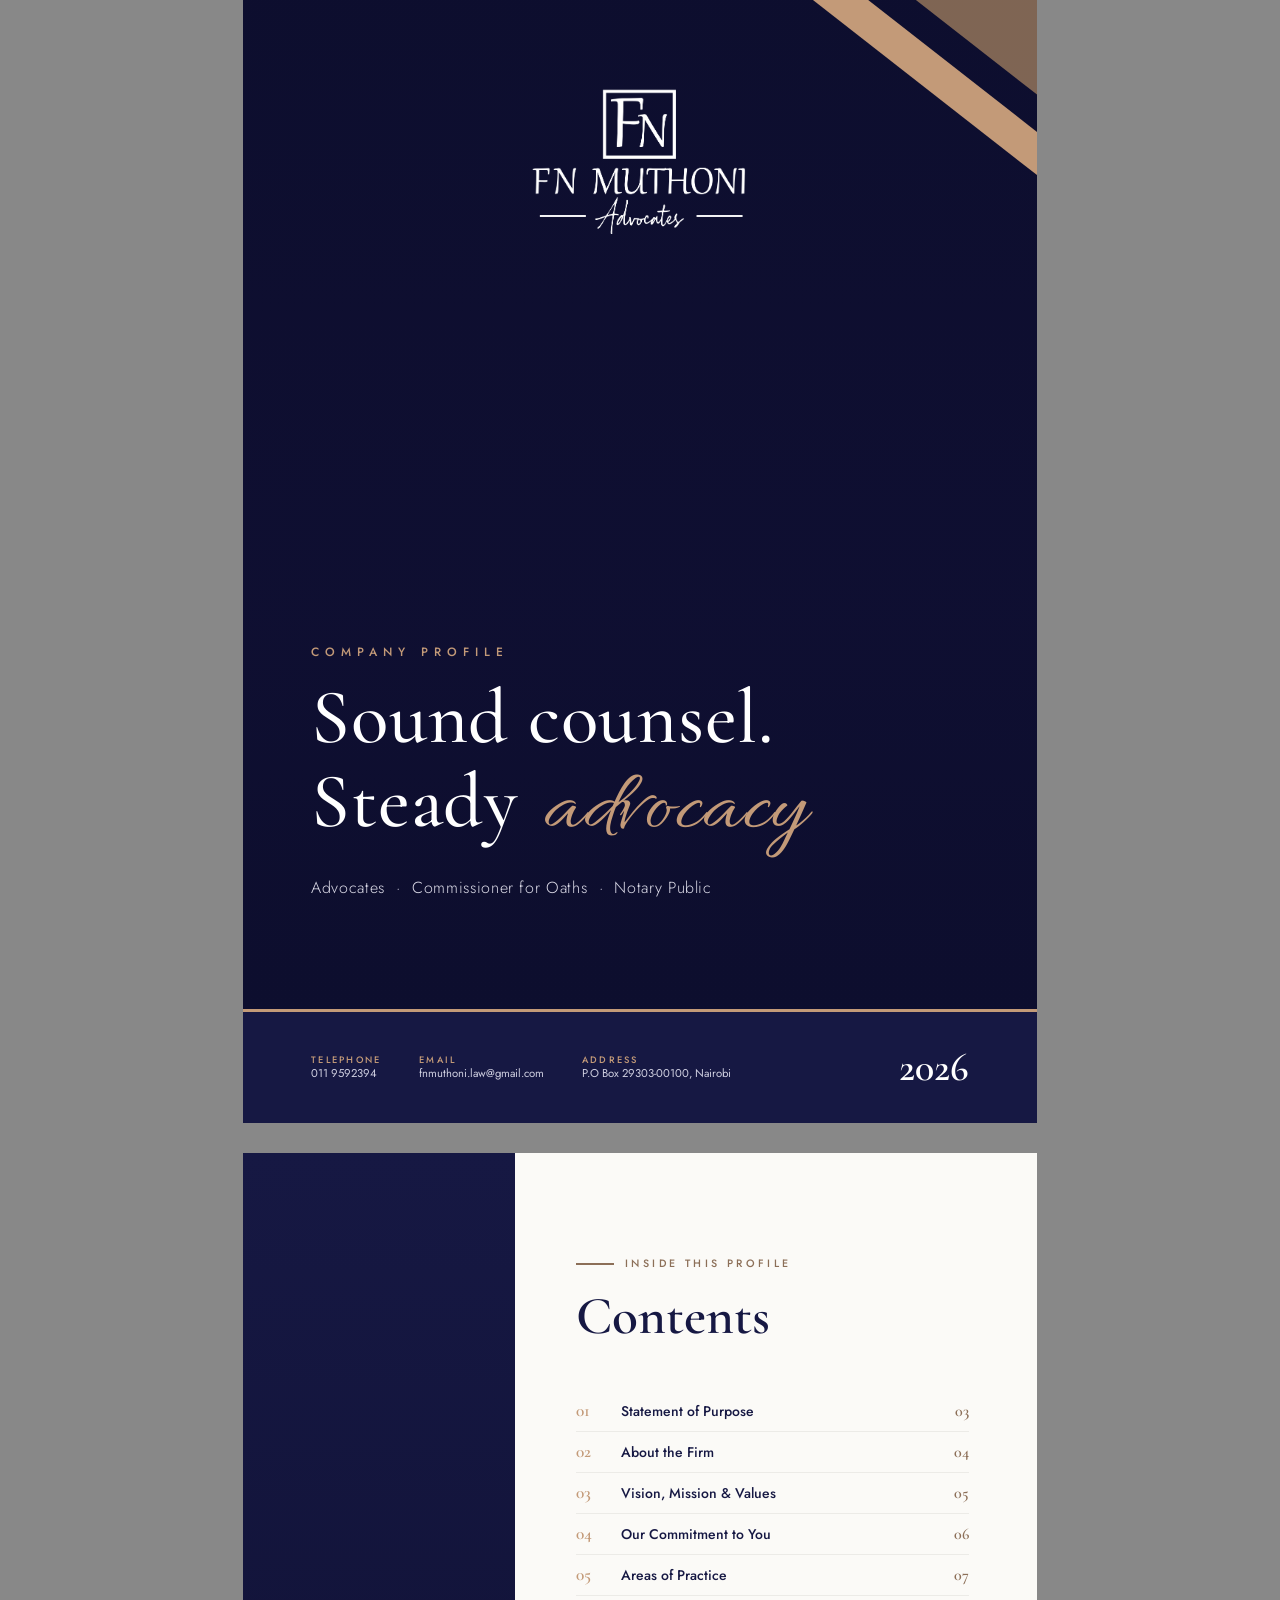
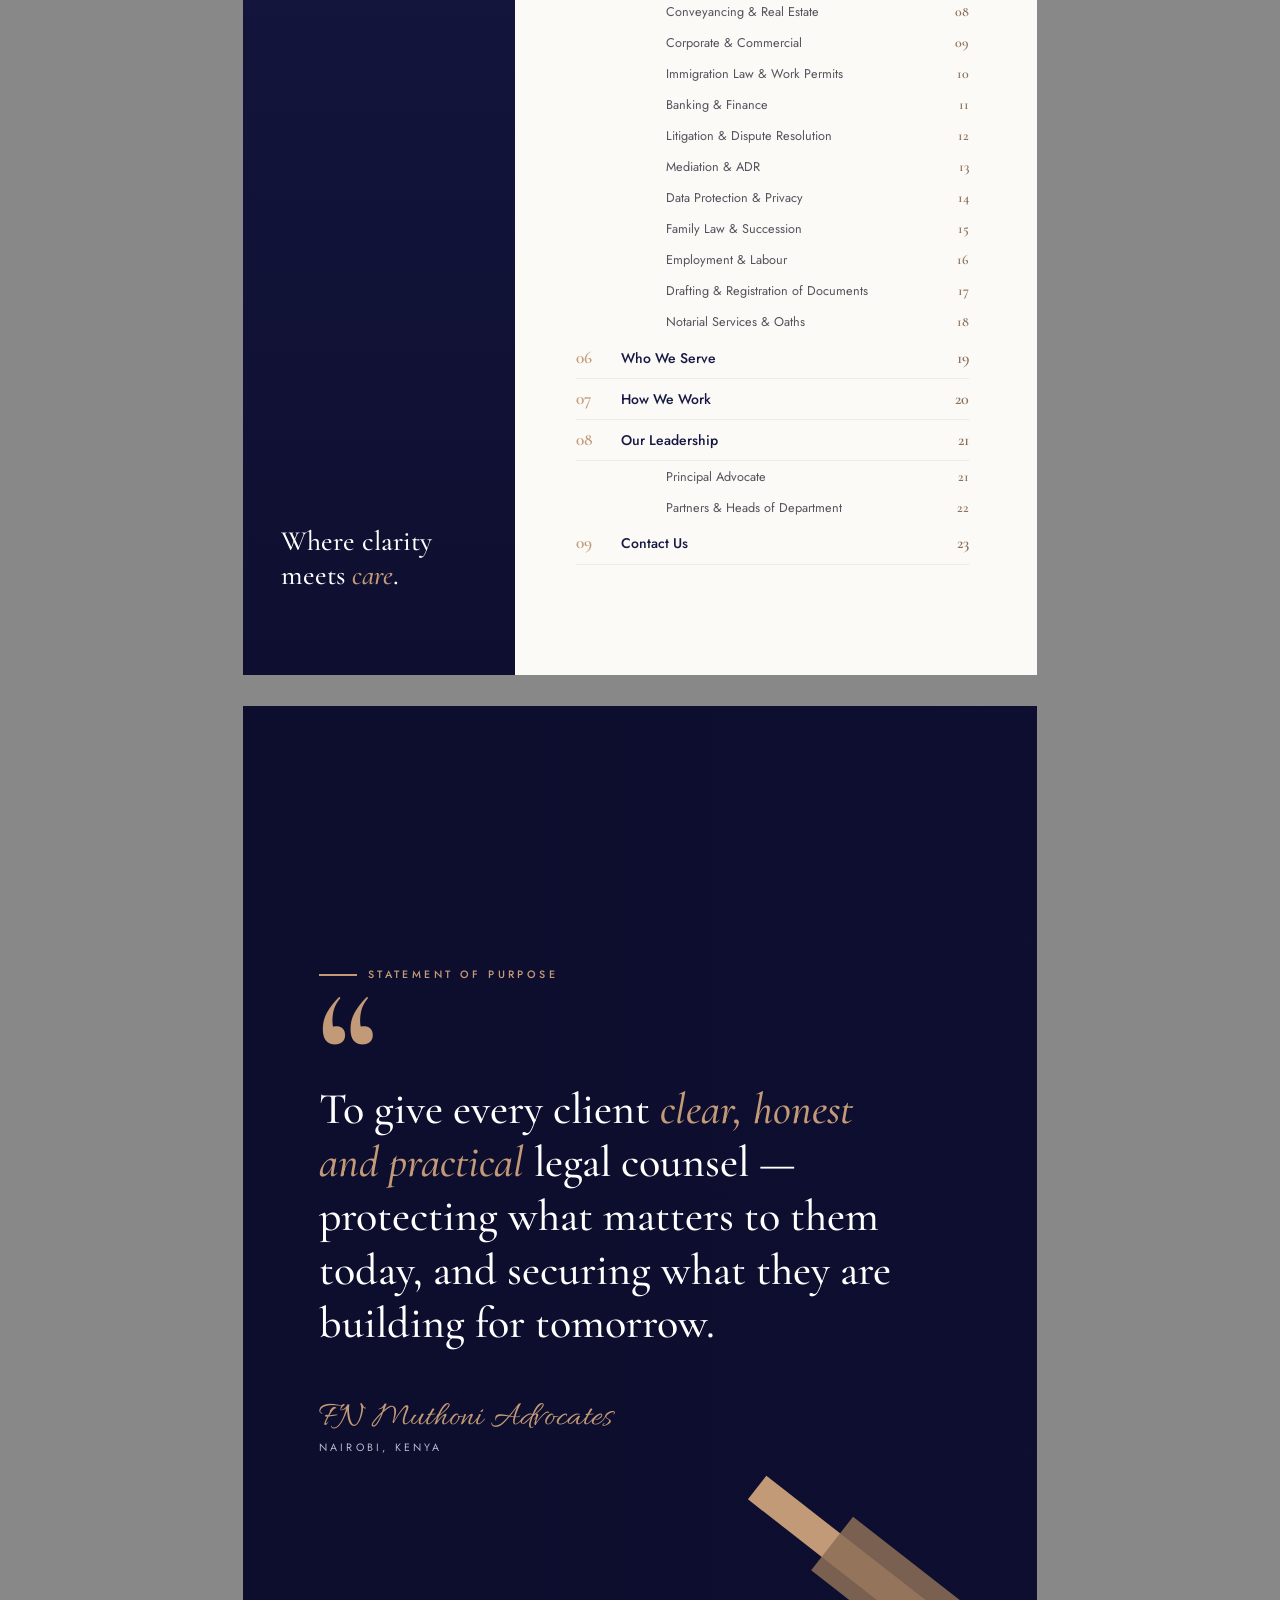
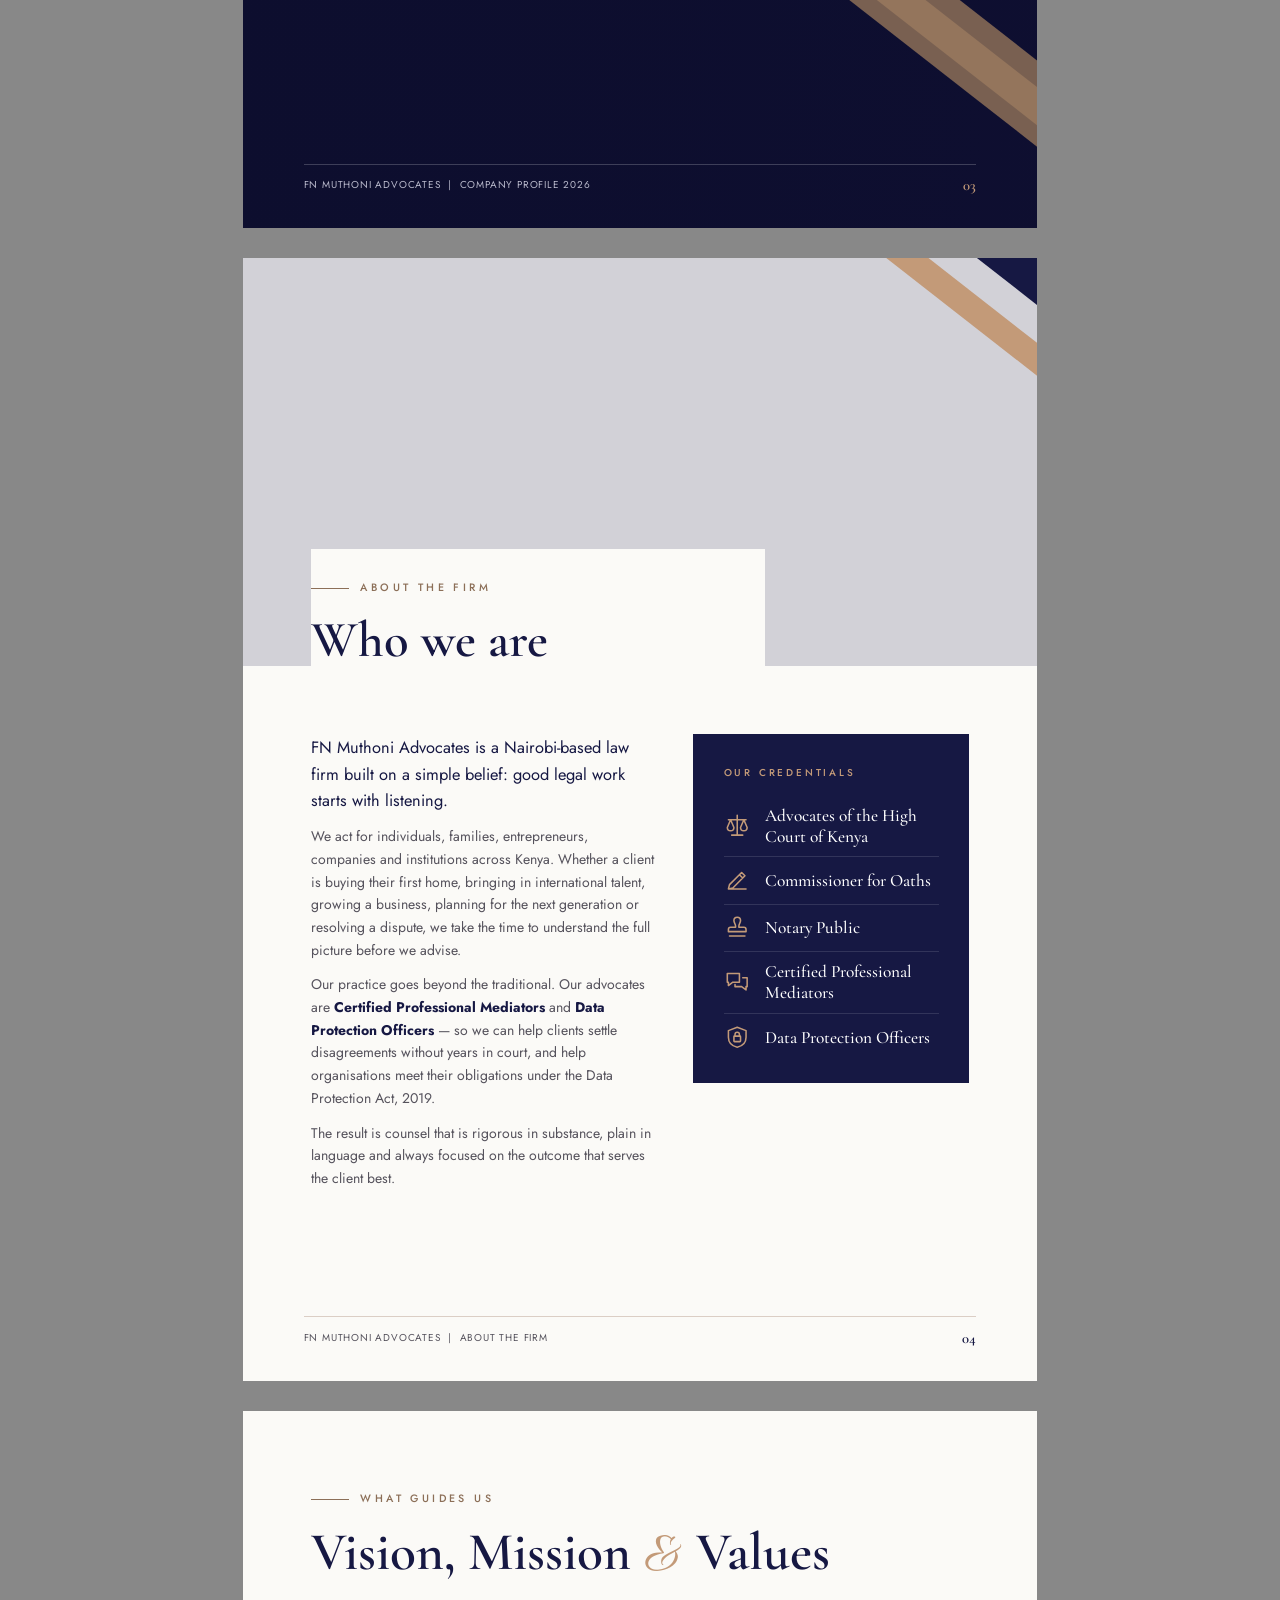
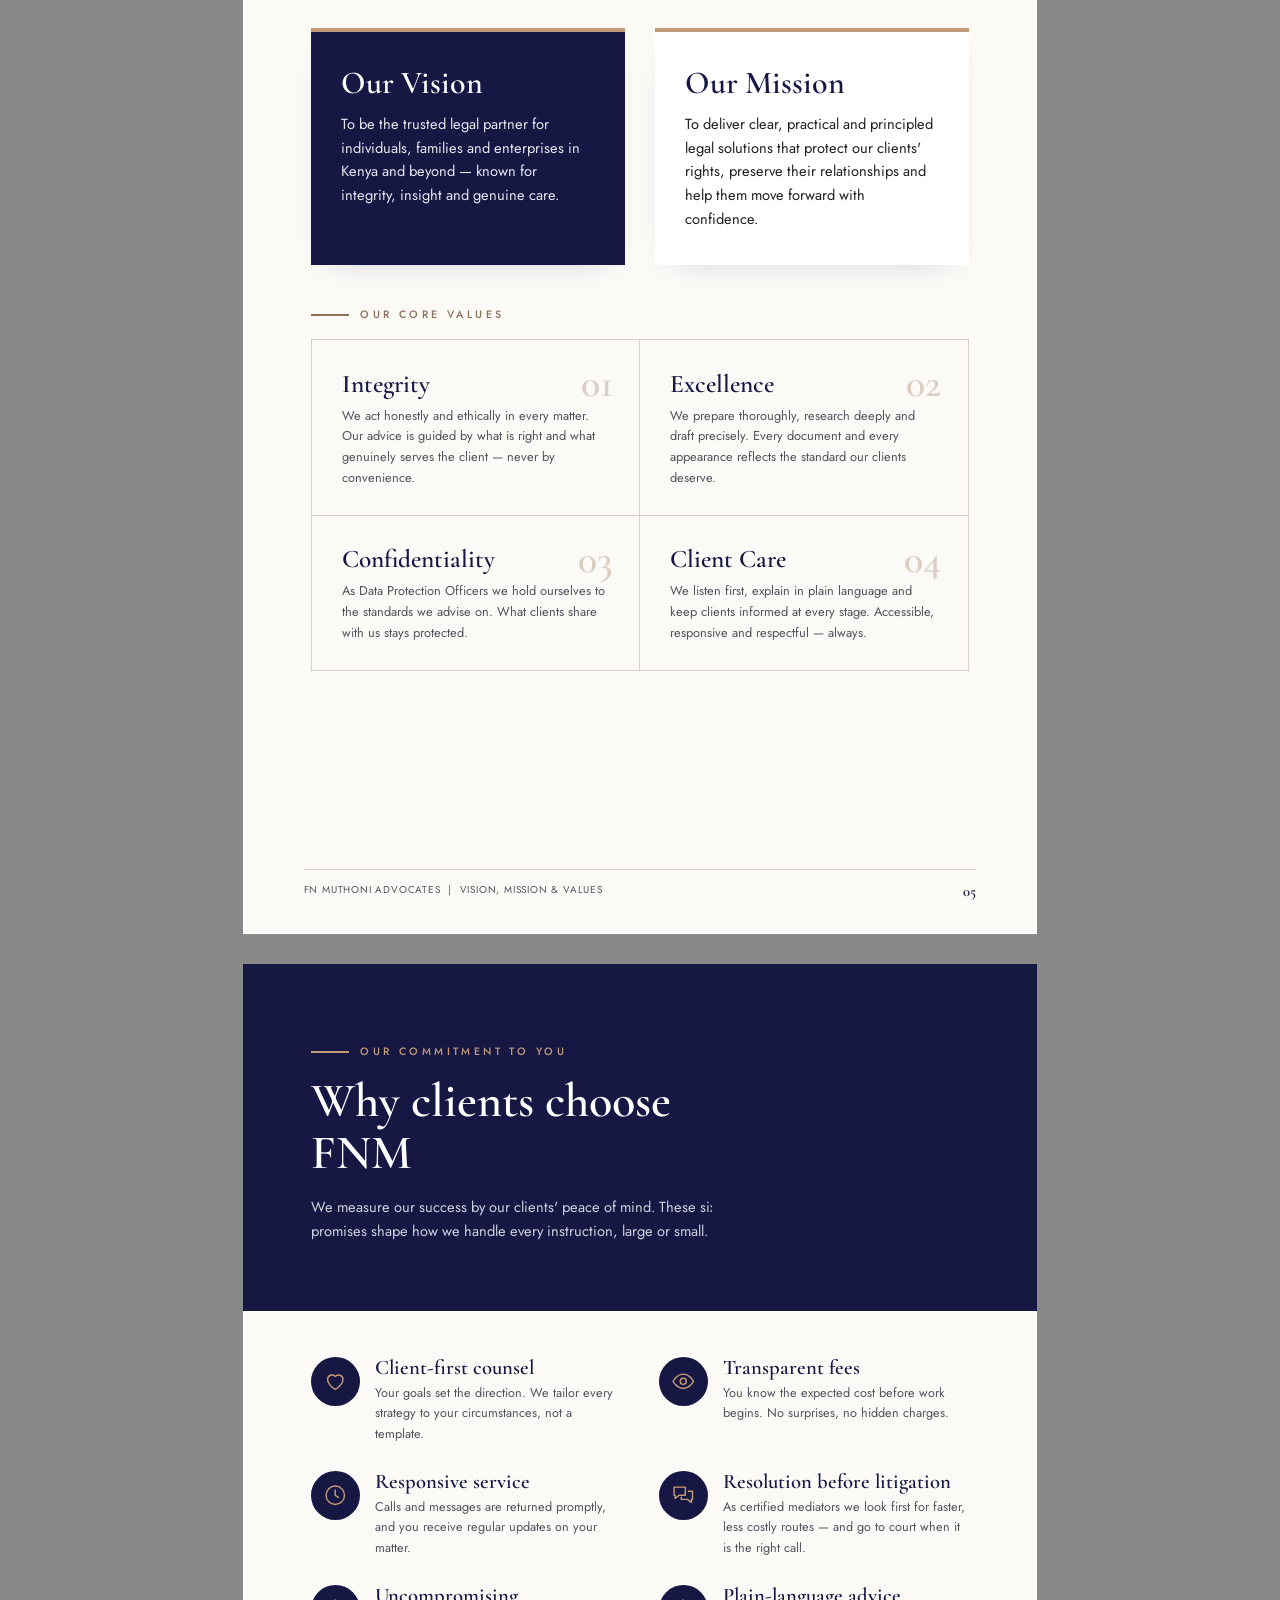
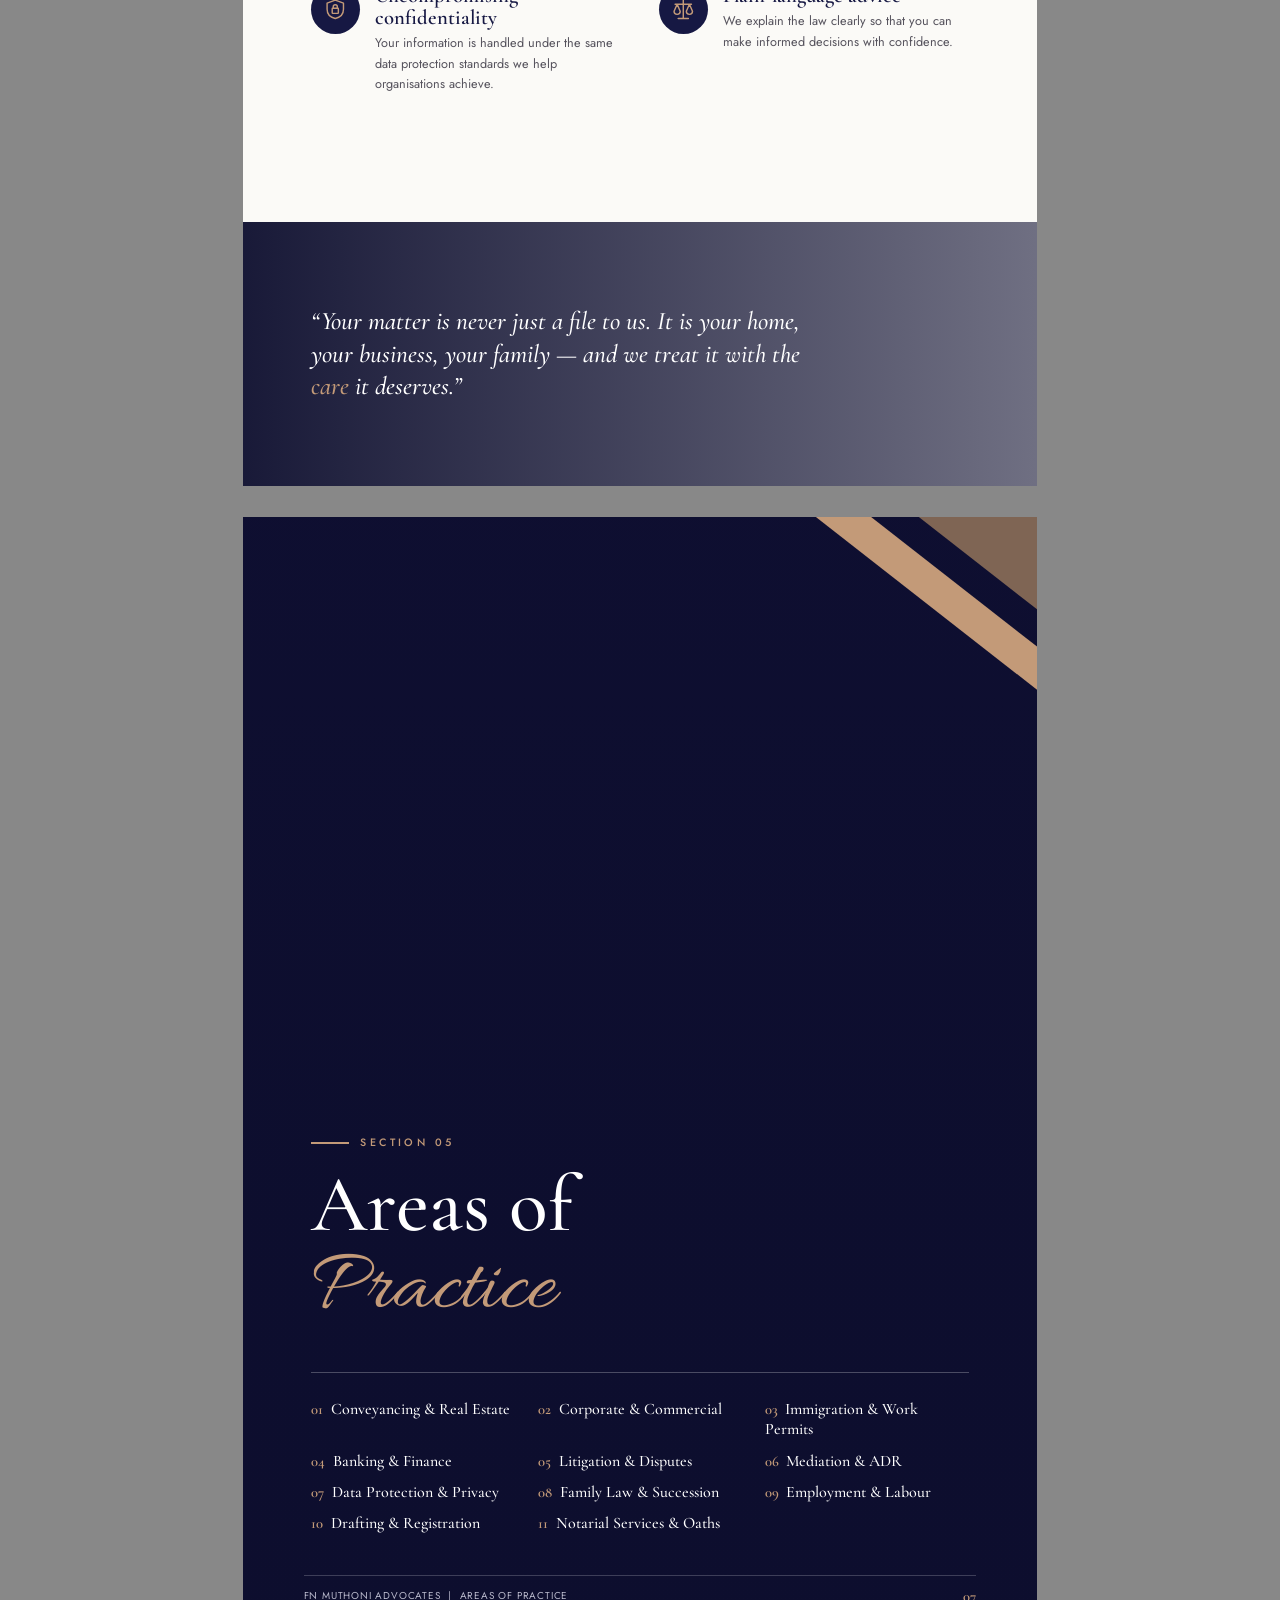
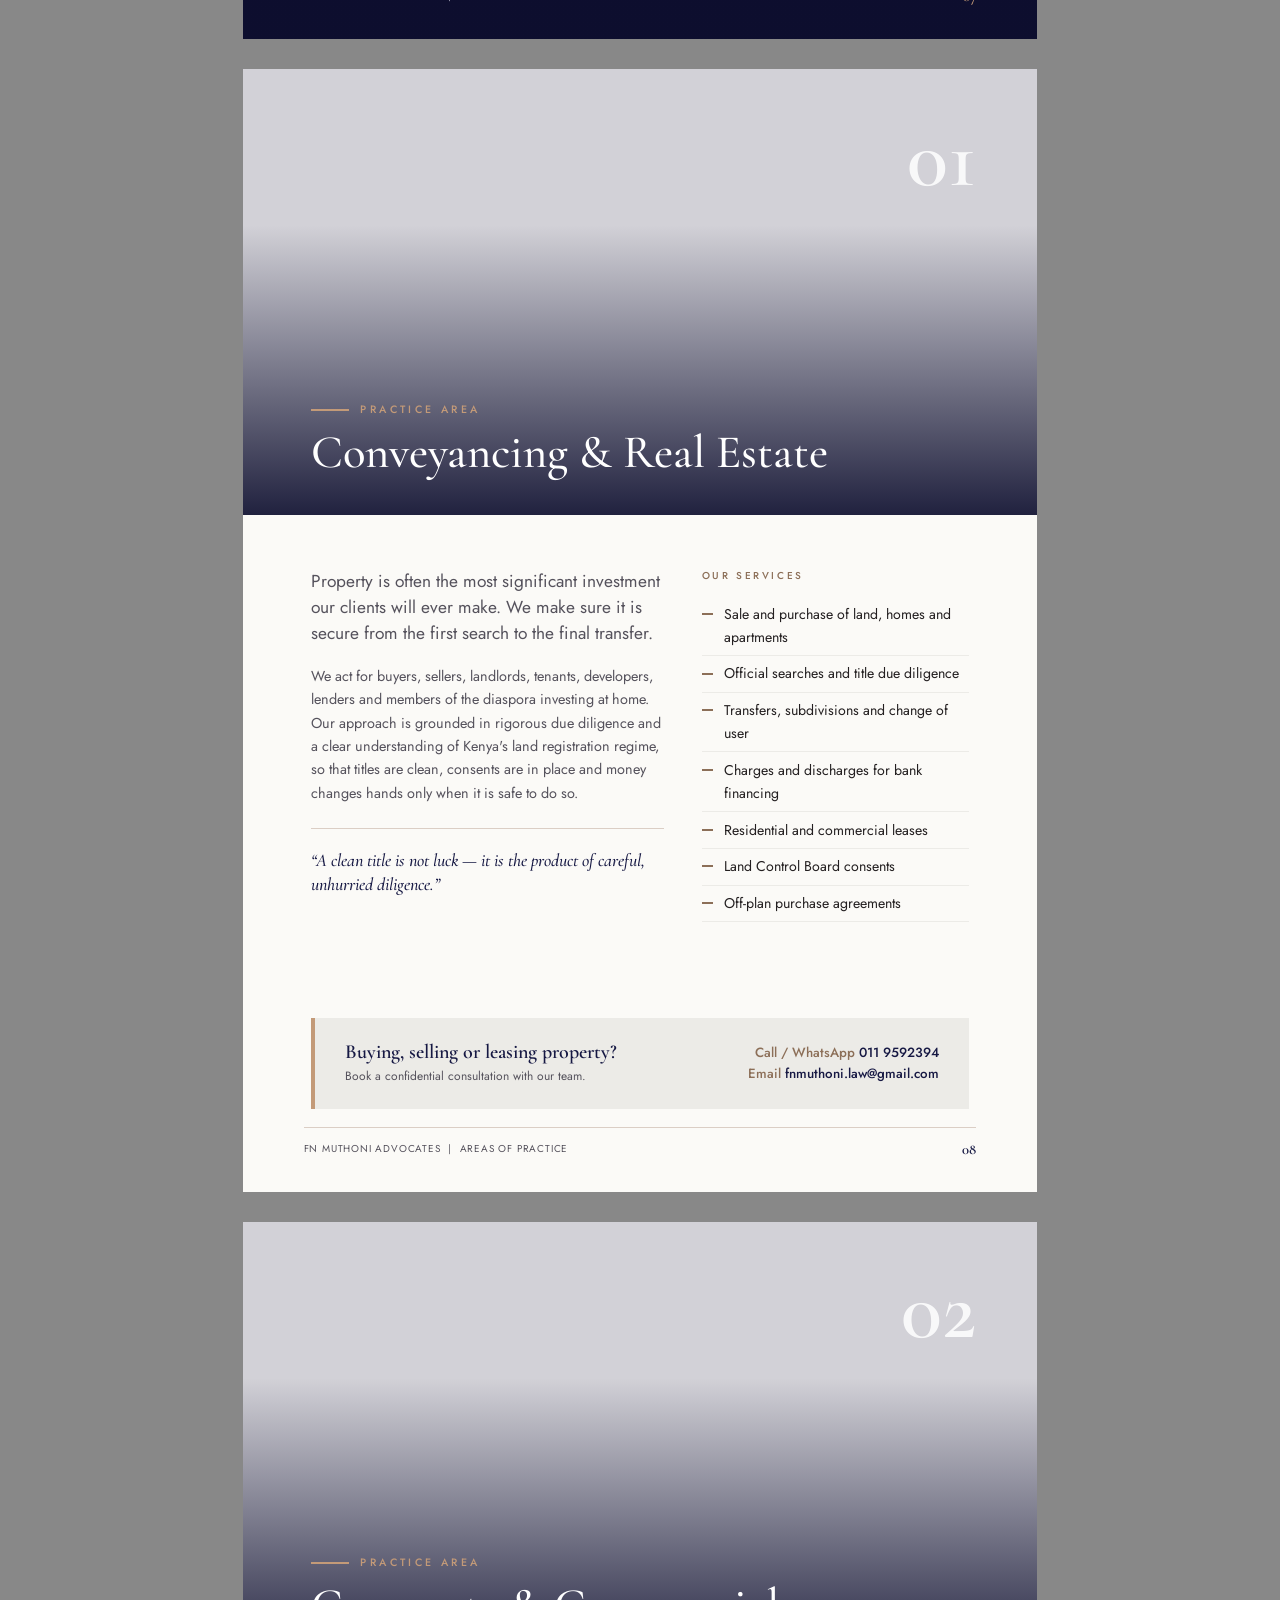
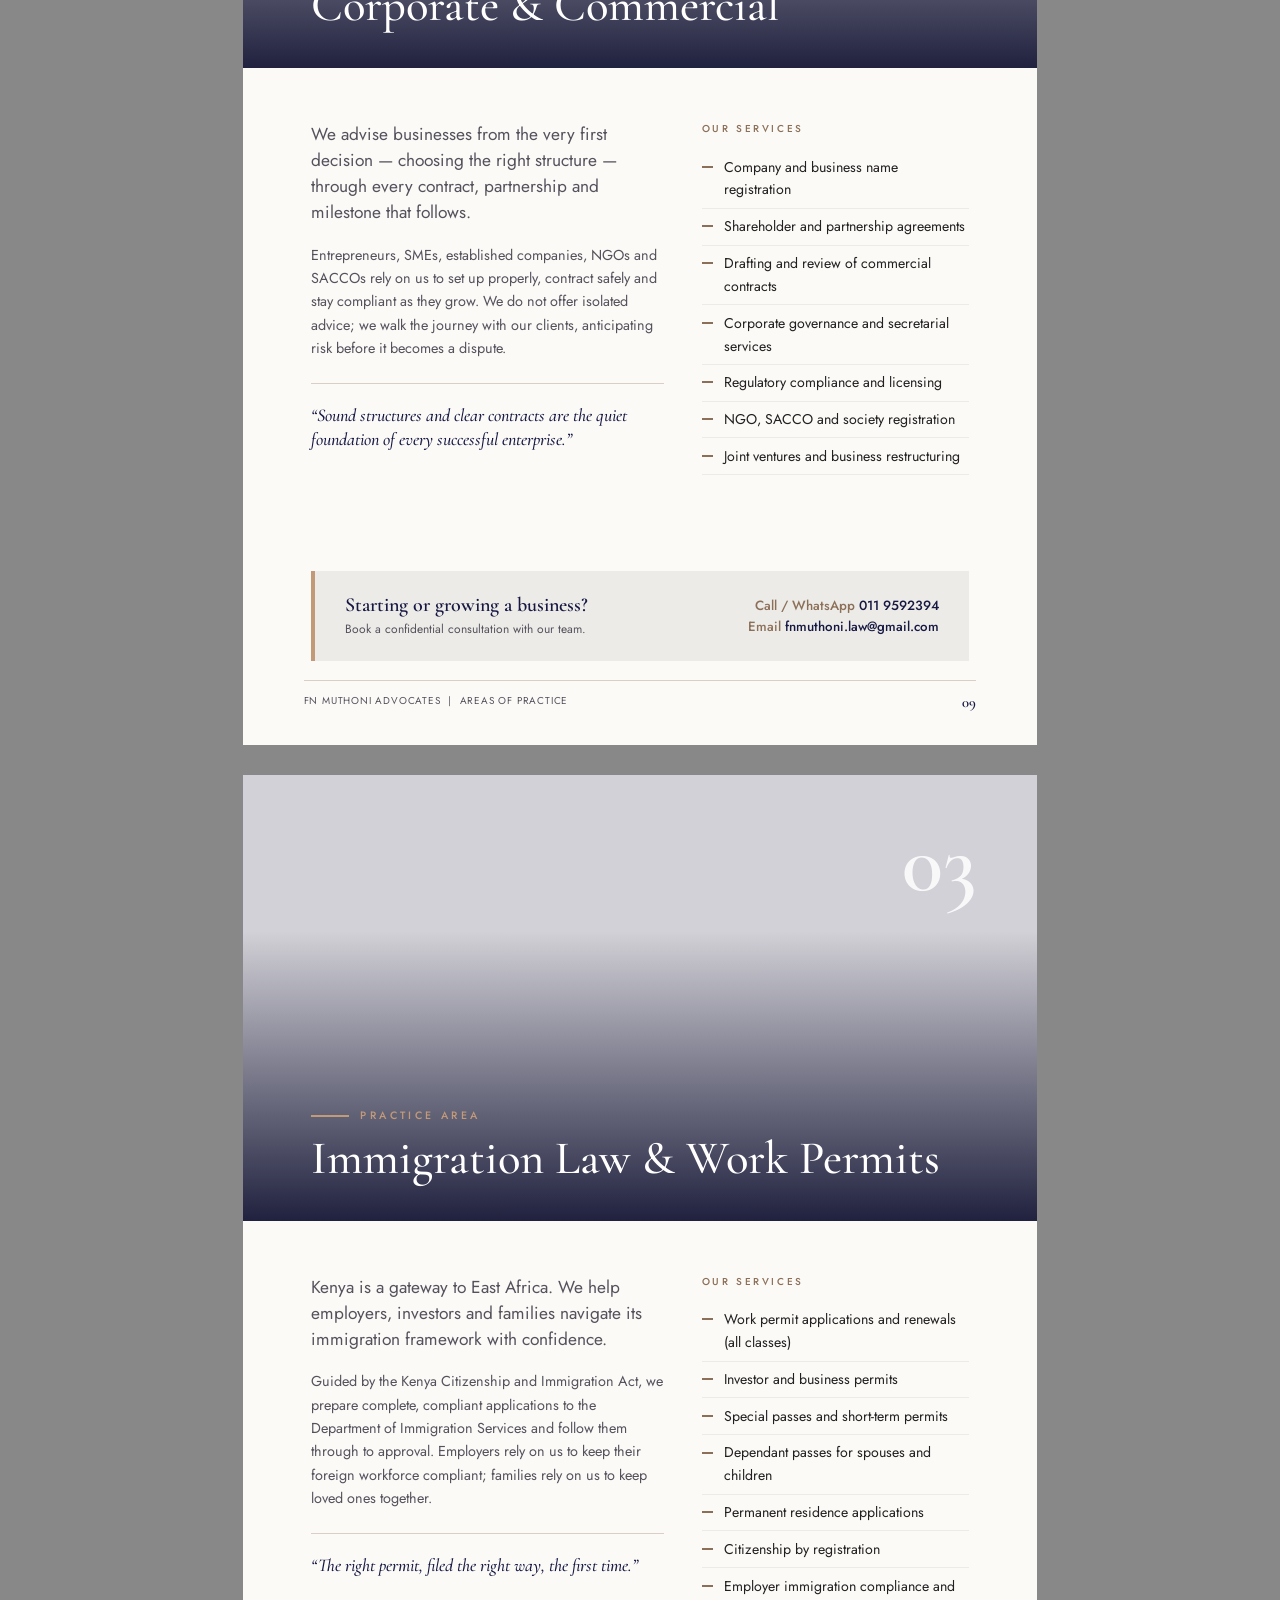
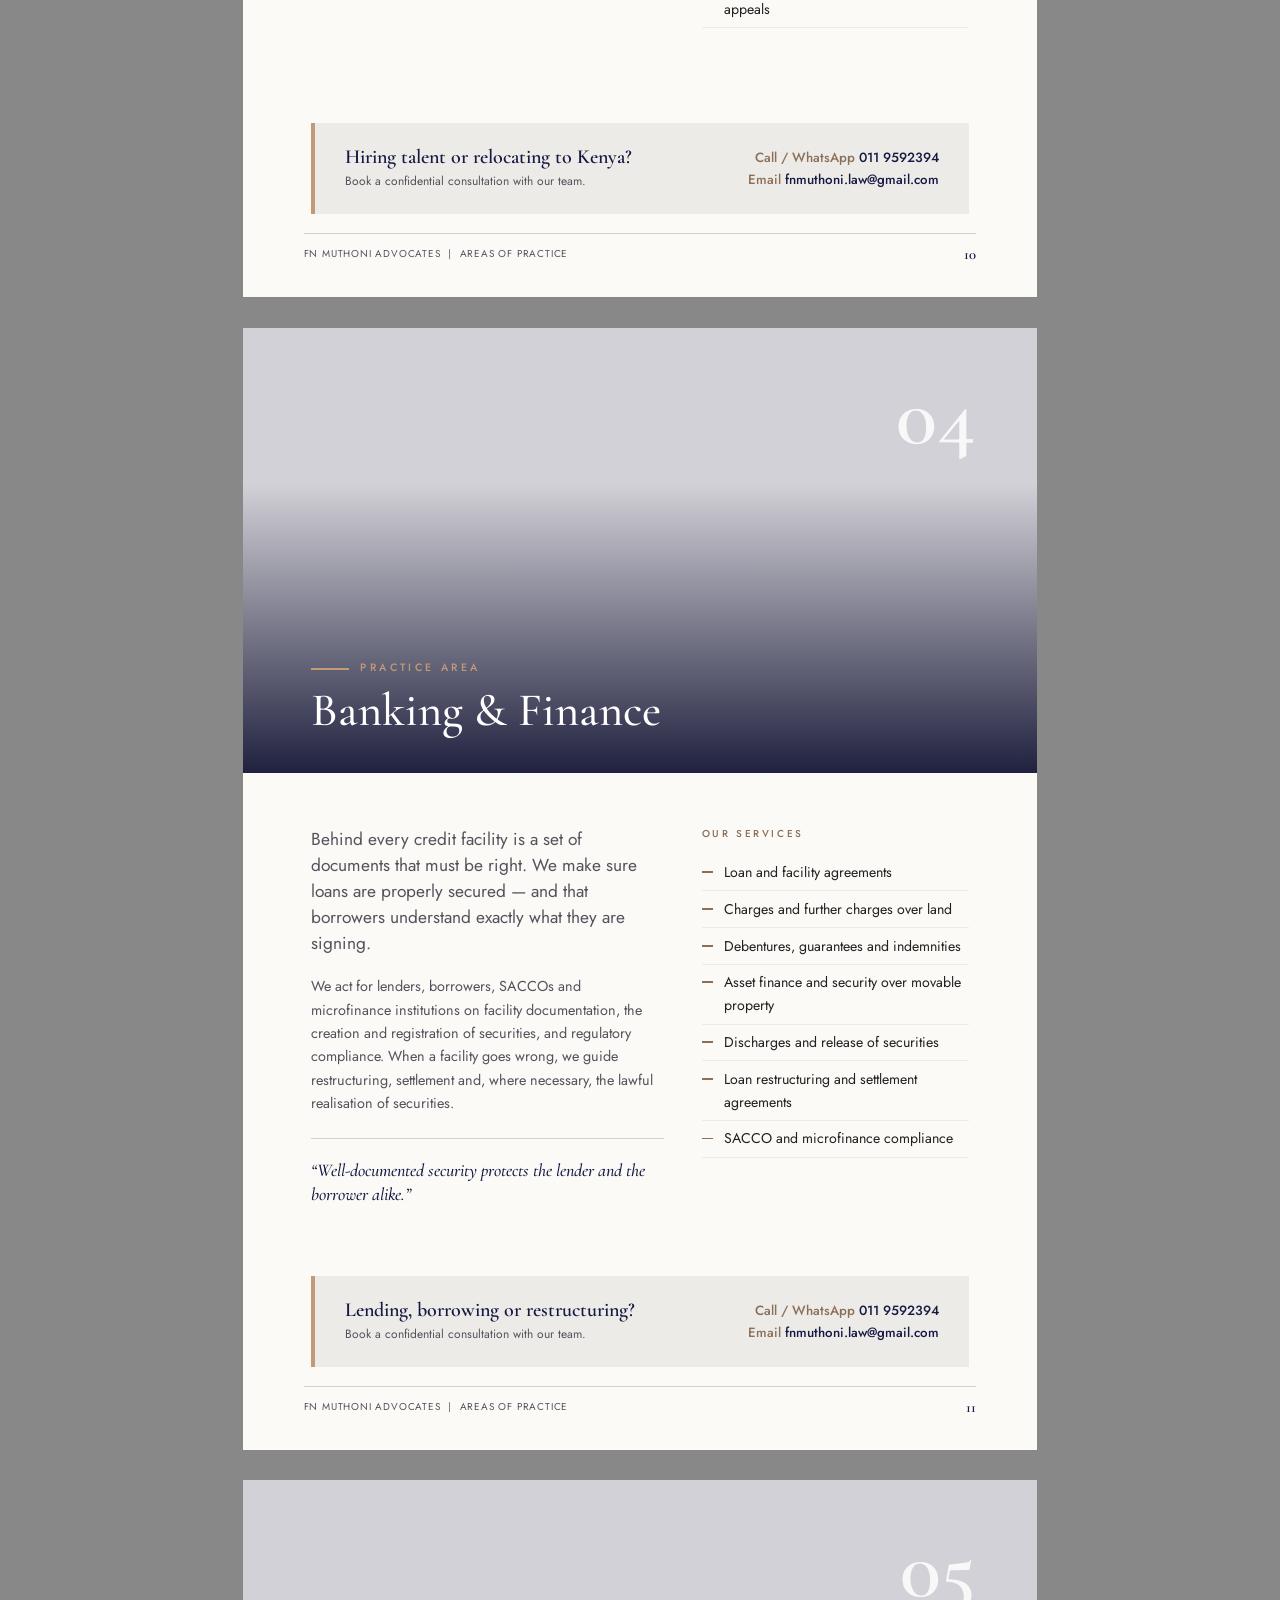
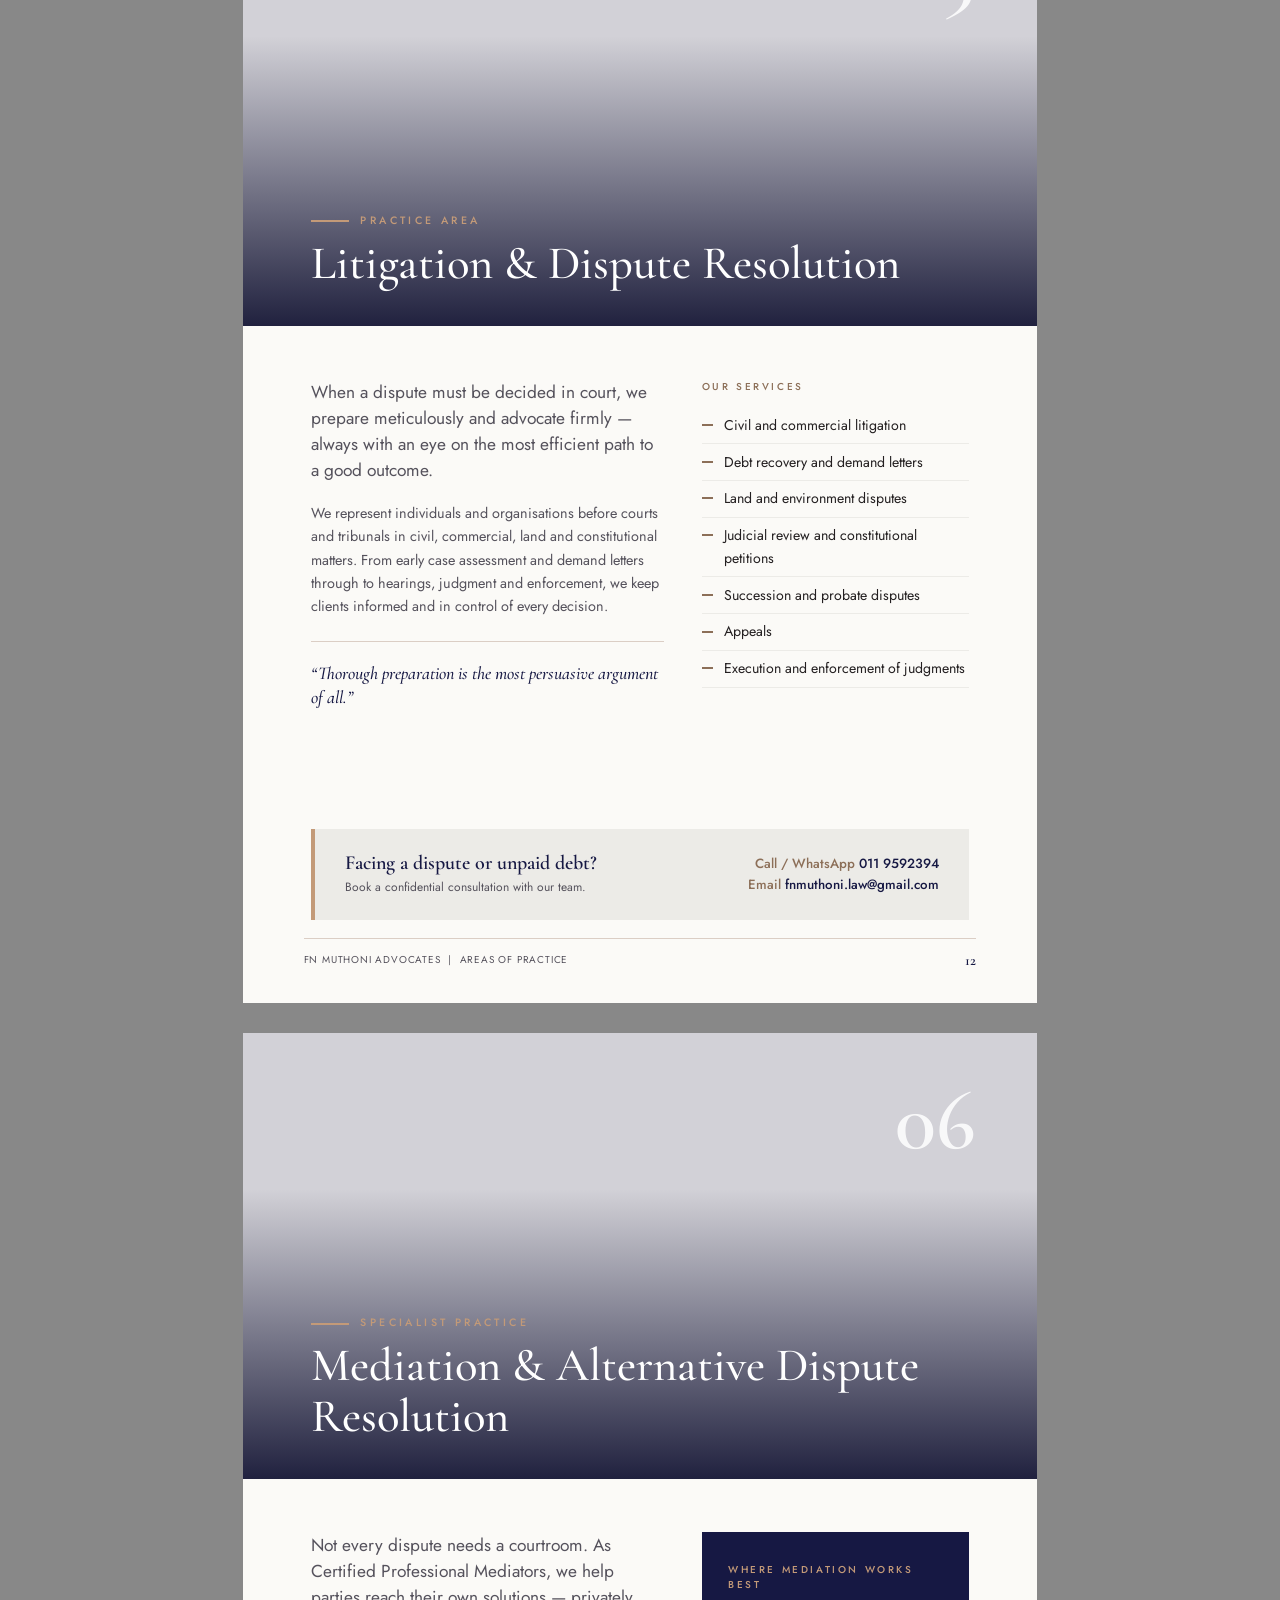
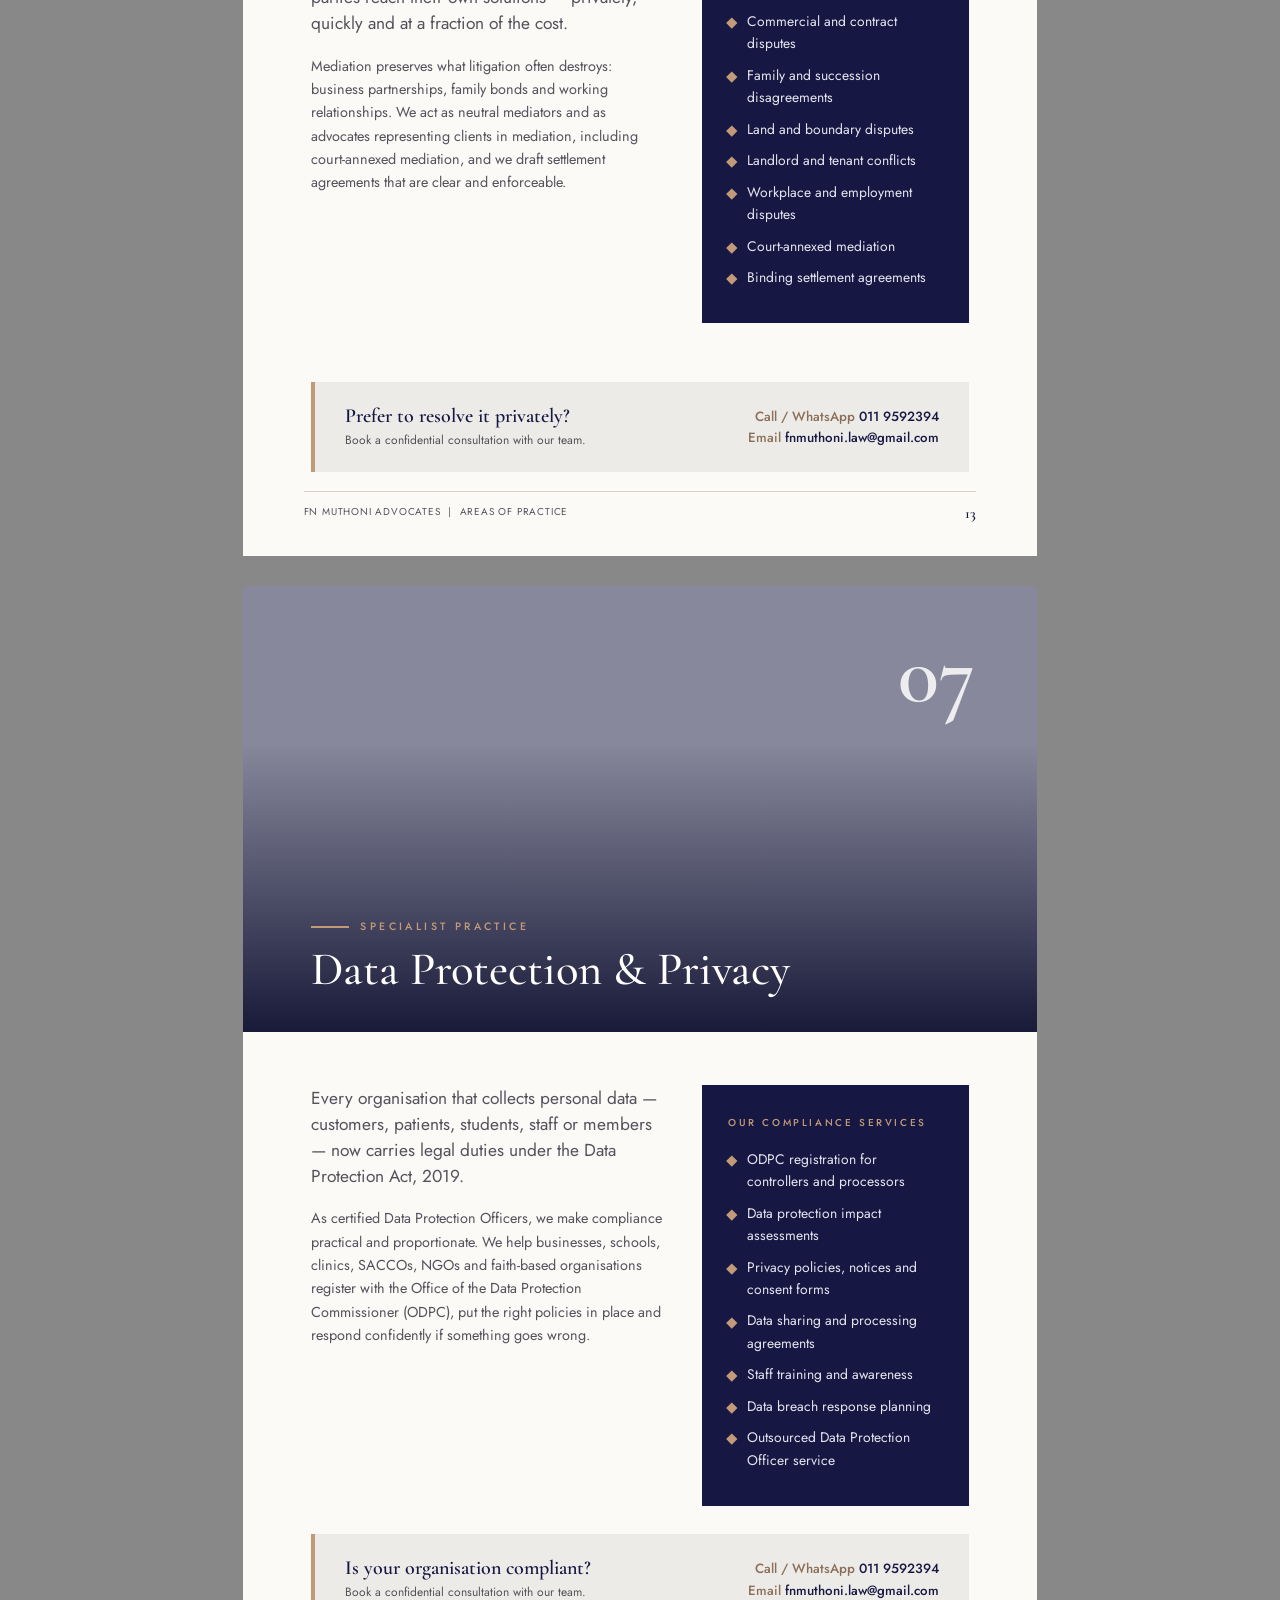
<file: profile/profile.html>
﻿<!doctype html>
<html lang="en">
<head>
<meta charset="utf-8">
<title>FN Muthoni Advocates — Company Profile 2026</title>
<link rel="preconnect" href="https://fonts.googleapis.com">
<link rel="preconnect" href="https://fonts.gstatic.com" crossorigin>
<link href="https://fonts.googleapis.com/css2?family=Allura&family=Cormorant+Garamond:ital,wght@0,500;0,600;0,700;1,500;1,600&family=Jost:wght@300;400;500;600&display=swap" rel="stylesheet">
<style>
:root{
  --navy:#161843; --deep:#0d0e2e; --bronze:#8c6f58; --tan:#c39a78; --sand:#dbcec5; --mist:#ecebe7;
  --ink:#231f20; --muted:#55525c; --paper:#fbfaf7;
  --serif:"Cormorant Garamond",Georgia,serif; --sans:"Jost","Segoe UI",sans-serif; --script:"Allura",cursive;
}
@page{size:A4;margin:0}
*{box-sizing:border-box;margin:0;padding:0}
html,body{background:#888}
body{font-family:var(--sans);color:var(--ink);font-size:10.5pt;line-height:1.62;-webkit-print-color-adjust:exact;print-color-adjust:exact}
.page{width:210mm;height:297mm;position:relative;overflow:hidden;background:var(--paper);margin:0 auto 8mm;page-break-after:always;break-after:page}
@media print{html,body{background:none}.page{margin:0}}
h1,h2,h3,h4{font-family:var(--serif);font-weight:600;color:var(--navy);line-height:1.08}
p{margin-bottom:3.2mm}
.eyebrow{font:500 8pt/1 var(--sans);letter-spacing:.32em;text-transform:uppercase;color:var(--bronze);display:flex;align-items:center;gap:3mm;margin-bottom:5mm}
.eyebrow:before{content:"";width:10mm;height:.5mm;background:currentColor}
.light .eyebrow,.eyebrow.light{color:var(--tan)}

/* photos: one consistent navy grade across every image */
.ph{position:absolute;background-size:cover;background-position:center}
.ph:after{content:"";position:absolute;inset:0;background:rgba(22,24,67,.18)}
.ph.mono:after{background:rgba(22,24,67,.5)}

/* letterhead stripe motif */
.str{position:absolute;pointer-events:none}
.str i{position:absolute;display:block;transform:rotate(38deg);transform-origin:center}

/* running footer */
.foot{position:absolute;left:16mm;right:16mm;bottom:9mm;display:flex;justify-content:space-between;align-items:center;font-size:7.5pt;letter-spacing:.08em;color:var(--muted);border-top:.3mm solid var(--sand);padding-top:3mm}
.foot b{font:600 11pt var(--serif);color:var(--navy);letter-spacing:0}
.foot.light{color:#b9b9cc;border-color:rgba(255,255,255,.2)}
.foot.light b{color:var(--tan)}

/* ---------- 1. Cover ---------- */
.cover{background:var(--deep);color:#fff}
.cover .ph{inset:0;background-position:center 60%}
.cover .shade{position:absolute;inset:0;background:linear-gradient(180deg,rgba(13,14,46,.92) 0%,rgba(13,14,46,.35) 38%,rgba(13,14,46,.15) 55%,rgba(13,14,46,.96) 86%)}
.cover .str{inset:0}
.cover .logo{position:absolute;top:22mm;left:0;right:0;text-align:center}
.cover .logo img{height:40mm;margin:0 auto}
.cover .title{position:absolute;left:18mm;right:18mm;bottom:56mm}
.cover .title small{display:block;font:500 9pt var(--sans);letter-spacing:.5em;color:var(--tan);margin-bottom:4mm}
.cover .title h1{color:#fff;font-size:58pt;font-weight:500;letter-spacing:.01em}
.cover .title h1 em{font-family:var(--script);font-style:normal;color:var(--tan);font-size:64pt;font-weight:400;display:inline-block;margin-left:2mm}
.cover .title p{font:300 12pt var(--sans);color:#dcdbe8;letter-spacing:.04em;margin-top:5mm}
.cover .bar{position:absolute;left:0;right:0;bottom:0;height:30mm;background:var(--navy);display:flex;align-items:center;padding:0 18mm;gap:10mm;border-top:1mm solid var(--tan)}
.cover .bar div{font-size:8.5pt;color:#cfcfe0;line-height:1.4}
.cover .bar div b{display:block;font:500 7pt var(--sans);letter-spacing:.24em;color:var(--tan);text-transform:uppercase}
.cover .year{margin-left:auto;font:600 30pt var(--serif)!important;color:#fff!important}

/* ---------- 2. Contents ---------- */
.toc{display:grid;grid-template-columns:72mm 1fr;height:100%}
.toc .side{position:relative;background:var(--navy);overflow:hidden}
.toc .side .ph{inset:0}
.toc .side .over{position:absolute;inset:0;background:linear-gradient(180deg,rgba(22,24,67,.25),rgba(13,14,46,.92))}
.toc .side .script{position:absolute;left:10mm;right:10mm;bottom:22mm;color:#fff;font:500 21pt/1.2 var(--serif)}
.toc .side .script em{color:var(--tan)}
.toc .main{padding:28mm 18mm 20mm 16mm}
.toc h2{font-size:40pt;margin-bottom:12mm}
.toc ol{list-style:none}
.toc li{display:flex;align-items:baseline;gap:3mm;padding:2.3mm 0;border-bottom:.25mm solid var(--mist);font-size:10.5pt}
.toc li .n{font:600 13pt var(--serif);color:var(--tan);width:9mm}
.toc li .t{flex:1;color:var(--navy);font-weight:500}
.toc li .pg{font:600 12pt var(--serif);color:var(--bronze)}
.toc li.sub{padding:1.4mm 0 1.4mm 12mm;font-size:9.5pt;border-bottom:none}
.toc li.sub .t{color:var(--muted);font-weight:400}
.toc li.sub .pg{font-size:10.5pt}

/* ---------- 3. Purpose ---------- */
.purpose{background:var(--deep);color:#fff}
.purpose .ph{inset:0}
.purpose .shade{position:absolute;inset:0;background:linear-gradient(90deg,rgba(13,14,46,.96) 0%,rgba(13,14,46,.82) 55%,rgba(13,14,46,.45) 100%)}
.purpose .body{position:absolute;left:20mm;right:34mm;top:70mm}
.purpose .q{font:700 120pt/0.6 var(--serif);color:var(--tan);height:22mm}
.purpose h2{color:#fff;font-size:33pt;font-weight:500;line-height:1.22;margin-bottom:12mm}
.purpose h2 em{color:var(--tan)}
.purpose .sig{font:400 26pt var(--script);color:var(--tan)}
.purpose .sig small{display:block;font:400 8pt var(--sans);letter-spacing:.3em;text-transform:uppercase;color:#b9b9cc}

/* ---------- generic interior ---------- */
.pad{padding:22mm 18mm 26mm}
.lead{font-size:12.3pt;line-height:1.6;color:var(--navy);font-weight:400}
.muted{color:var(--muted)}

/* about */
.about .hero{position:absolute;left:0;right:0;top:0;height:108mm}
.about .hero .ph{inset:0;background-position:center 30%}
.about .hero .tag{position:absolute;left:18mm;bottom:-1px;background:var(--paper);padding:9mm 12mm 0 0;width:120mm}
.about .hero .tag h2{font-size:38pt}
.about .cols{position:absolute;top:126mm;left:18mm;right:18mm;display:grid;grid-template-columns:1.25fr 1fr;gap:10mm}
.creds{background:var(--navy);color:#fff;padding:8mm 8mm 6mm;position:relative;overflow:hidden}
.creds h4{color:var(--tan);font:500 7.5pt var(--sans);letter-spacing:.28em;text-transform:uppercase;margin-bottom:4mm}
.creds div{display:flex;gap:4mm;align-items:center;padding:2.6mm 0;border-bottom:.25mm solid rgba(255,255,255,.12);font:500 13pt var(--serif)}
.creds div:last-child{border:0}
.creds svg{width:7mm;height:7mm;color:var(--tan);flex:none}

/* vision / mission / values */
.vmv .top{display:grid;grid-template-columns:1fr 1fr;gap:8mm;margin-bottom:12mm}
.vcard{padding:9mm 8mm;border-top:1.2mm solid var(--tan);background:#fff;box-shadow:0 3mm 8mm -5mm rgba(22,24,67,.25)}
.vcard.navy{background:var(--navy);color:#e6e6f0}
.vcard.navy h3{color:#fff}
.vcard h3{font-size:24pt;margin-bottom:3mm}
.vcard p{font-size:11pt;margin:0}
.values{display:grid;grid-template-columns:1fr 1fr;gap:0;border:.3mm solid var(--sand)}
.val{padding:8mm 8mm 7mm;border-right:.3mm solid var(--sand);border-bottom:.3mm solid var(--sand);position:relative}
.val:nth-child(2n){border-right:0}
.val:nth-last-child(-n+2){border-bottom:0}
.val .num{font:600 30pt/1 var(--serif);color:var(--sand);position:absolute;right:7mm;top:6mm}
.val h4{font-size:19pt;margin-bottom:2mm}
.val p{font-size:9.6pt;color:var(--muted);margin:0}

/* commitment */
.commit .band{position:absolute;left:0;right:0;top:0;height:92mm;background:var(--navy);overflow:hidden}
.commit .band .ph{right:0;top:0;bottom:0;width:86mm}
.commit .band .ph:before{content:"";position:absolute;inset:0;background:linear-gradient(90deg,var(--navy),rgba(22,24,67,0) 60%);z-index:1}
.commit .band .txt{position:absolute;left:18mm;top:22mm;width:110mm;color:#fff}
.commit .band h2{color:#fff;font-size:36pt;margin-bottom:4mm}
.commit .band p{color:#d0d0e0;font-size:11pt}
.why{position:absolute;top:104mm;left:18mm;right:18mm;display:grid;grid-template-columns:1fr 1fr;gap:7mm 10mm}
.why div{display:grid;grid-template-columns:13mm 1fr;gap:4mm}
.why .ic{width:13mm;height:13mm;border-radius:50%;background:var(--navy);display:grid;place-items:center;color:var(--tan)}
.why .ic svg{width:6.5mm;height:6.5mm}
.why h4{font-size:15.5pt;margin-bottom:1mm}
.why p{font-size:9.5pt;color:var(--muted);margin:0}

/* divider */
.divider{background:var(--deep);color:#fff}
.divider .ph{inset:0}
.divider .shade{position:absolute;inset:0;background:linear-gradient(180deg,rgba(13,14,46,.35),rgba(13,14,46,.95) 62%)}
.divider .body{position:absolute;left:18mm;right:18mm;bottom:28mm}
.divider h2{color:#fff;font-size:60pt;font-weight:500;line-height:.95;margin-bottom:10mm}
.divider h2 em{font-family:var(--script);font-style:normal;color:var(--tan);font-weight:400;font-size:66pt}
.divider .list{display:grid;grid-template-columns:1fr 1fr 1fr;gap:3mm 6mm;border-top:.3mm solid rgba(255,255,255,.25);padding-top:7mm}
.divider .list span{font:500 12pt var(--serif);color:#fff}
.divider .list b{color:var(--tan);font:600 11pt var(--serif);margin-right:2mm}

/* practice pages */
.pa .img{position:absolute;left:0;right:0;top:0;height:118mm}
.pa .img .ph{inset:0}
.pa .img .grad{position:absolute;inset:0;background:linear-gradient(180deg,rgba(13,14,46,0) 35%,rgba(13,14,46,.9) 100%)}
.pa .img .num{position:absolute;right:16mm;top:12mm;font:600 64pt/1 var(--serif);color:rgba(255,255,255,.85)}
.pa .img .cap{position:absolute;left:18mm;right:18mm;bottom:10mm;color:#fff}
.pa .img .cap .eyebrow{color:var(--tan);margin-bottom:3mm}
.pa .img h2{color:#fff;font-size:35pt;font-weight:500}
.pa .cnt{position:absolute;top:132mm;left:18mm;right:18mm;bottom:56mm;display:grid;grid-template-columns:1.32fr 1fr;gap:10mm}
.pa .cnt .lead{font-size:13pt;line-height:1.5;margin-bottom:5mm}
.pa .cnt p{font-size:10.8pt;color:var(--muted)}
.pa h4{font:500 7.5pt var(--sans);letter-spacing:.26em;text-transform:uppercase;color:var(--bronze);margin-bottom:3.5mm}
.pa ul{list-style:none}
.pa .svc li{position:relative;padding:1.7mm 0 1.7mm 6mm;border-bottom:.25mm solid var(--mist);font-size:10.6pt;color:var(--ink)}
.pa .svc li:before{content:"";position:absolute;left:0;top:4.4mm;width:3mm;height:.5mm;background:var(--bronze)}
.pa .side{background:var(--navy);color:#e4e4ee;padding:8mm 7mm;position:relative;overflow:hidden;align-self:start}
.pa .side h4{color:var(--tan)}
.pa .side li{font-size:10.4pt;padding:1.2mm 0 1.2mm 5mm;position:relative}
.pa .side li:before{content:"";position:absolute;left:0;top:3.6mm;width:2mm;height:2mm;background:var(--tan);transform:rotate(45deg)}
.pa .quote{margin-top:6mm;padding:5mm 0 0;border-top:.3mm solid var(--sand);font:italic 500 13.5pt/1.35 var(--serif);color:var(--navy)}
.pa .side .str{right:0;bottom:0;width:40mm;height:40mm}

.cta{position:absolute;left:18mm;right:18mm;bottom:22mm;height:24mm;background:var(--mist);border-left:1.2mm solid var(--tan);display:flex;align-items:center;justify-content:space-between;padding:0 8mm;overflow:hidden}
.cta b{font:600 15pt var(--serif);color:var(--navy);display:block}
.cta span{font-size:9pt;color:var(--muted)}
.cta .r{text-align:right;font:500 10pt var(--sans);color:var(--navy);line-height:1.6}
.cta .r i{font-style:normal;color:var(--bronze)}
/* who we serve */
.serve-grid{display:grid;grid-template-columns:repeat(3,1fr);gap:5mm;margin-top:9mm}
.serve{background:#fff;padding:9mm 7mm 8mm;min-height:52mm;border-bottom:1mm solid var(--tan);box-shadow:0 3mm 8mm -6mm rgba(22,24,67,.3)}
.serve svg{width:9mm;height:9mm;color:var(--bronze);margin-bottom:3mm}
.serve h4{font-size:15pt;margin-bottom:1.5mm}
.serve p{font-size:9pt;color:var(--muted);margin:0}
.strip{position:absolute;left:0;right:0;bottom:0;height:78mm}
.strip .ph{inset:0}
.strip .q{position:absolute;inset:0;background:linear-gradient(90deg,rgba(13,14,46,.94),rgba(13,14,46,.5));display:flex;align-items:center;padding:0 18mm}
.strip .q p{font:italic 500 19pt/1.3 var(--serif);color:#fff;max-width:130mm;margin:0}
.strip .q p em{color:var(--tan)}

/* approach */
.steps{margin-top:10mm;position:relative}
.steps:before{content:"";position:absolute;left:8mm;top:4mm;bottom:4mm;width:.4mm;background:var(--sand)}
.step{display:grid;grid-template-columns:16mm 1fr;gap:6mm;padding-bottom:6.5mm;position:relative}
.step .n{width:16mm;height:16mm;border-radius:50%;background:var(--navy);color:var(--tan);display:grid;place-items:center;font:600 16pt var(--serif);position:relative;z-index:1;border:1mm solid var(--paper)}
.step h4{font-size:17pt;margin:1.5mm 0 1mm}
.step p{font-size:9.8pt;color:var(--muted);margin:0}
.fees{position:absolute;left:18mm;right:18mm;bottom:24mm;display:grid;grid-template-columns:1fr 1fr;gap:6mm}
.fees div{background:var(--navy);color:#dcdce8;padding:7mm}
.fees div:nth-child(2){background:var(--bronze);color:#fff}
.fees h4{color:#fff;font-size:16pt;margin-bottom:2mm}
.fees p{font-size:9.4pt;margin:0}

/* leadership */
.lead-page .portrait{position:absolute;left:18mm;top:40mm;width:72mm;height:120mm;background:var(--navy);overflow:hidden}
.lead-page .portrait .ph{inset:0}
.lead-page .portrait .mono{position:absolute;inset:0;display:grid;place-items:center;background:linear-gradient(160deg,rgba(22,24,67,.6),rgba(13,14,46,.95))}
.lead-page .portrait .mono img{width:34mm}
.lead-page .portrait:after{content:"";position:absolute;left:5mm;top:5mm;right:5mm;bottom:5mm;border:.4mm solid rgba(195,154,120,.6)}
.lead-page .name{position:absolute;left:98mm;right:18mm;top:40mm}
.lead-page .name h2{font-size:38pt;margin-bottom:1mm}
.lead-page .name .role{font:500 8pt var(--sans);letter-spacing:.26em;text-transform:uppercase;color:var(--bronze);margin-bottom:6mm}
.lead-page .name p{font-size:10.2pt;color:var(--muted)}
.lead-page .tags{display:flex;flex-wrap:wrap;gap:2mm;margin-top:4mm}
.lead-page .tags span{font-size:8.2pt;padding:1.4mm 3.2mm;border:.3mm solid var(--tan);color:var(--navy);letter-spacing:.04em}
.lead-page .bottom{position:absolute;left:18mm;right:18mm;top:178mm}
.lead-page blockquote{font:italic 500 17pt/1.35 var(--serif);color:var(--navy);border-left:1.2mm solid var(--tan);padding:1mm 0 1mm 7mm;margin-bottom:10mm}
.team{display:grid;grid-template-columns:1fr 1fr 1fr;gap:6mm}
.team div{border-top:.6mm solid var(--navy);padding-top:4mm}
.team h4{font-size:14.5pt;margin-bottom:1mm}
.team p{font-size:9pt;color:var(--muted);margin:0}

/* partners & heads page */
.ppl{position:absolute;left:18mm;right:18mm;display:grid;grid-template-columns:58mm 1fr;gap:9mm;align-items:start}
.ppl.flip{grid-template-columns:1fr 58mm}
.ppl.flip .pt{order:2}
.ppl .pt{height:70mm;position:relative;overflow:hidden;display:grid;place-items:center;
  background:linear-gradient(128deg,var(--navy) 0 60%,var(--tan) 60% 65%,var(--navy) 65% 71%,var(--bronze) 71% 100%)}
.ppl .pt span{width:28mm;height:28mm;border:.5mm solid var(--tan);display:grid;place-items:center;font:500 22pt/1 var(--serif);color:#fff;letter-spacing:.04em;background:rgba(13,14,46,.35)}
.ppl h3{font-size:28pt;margin-bottom:1mm}
.ppl .role{font:500 7.8pt var(--sans);letter-spacing:.24em;text-transform:uppercase;color:var(--bronze);margin-bottom:4.5mm}
.ppl p{font-size:9.8pt;color:var(--muted);margin-bottom:2.6mm}
.ppl .tags{display:flex;flex-wrap:wrap;gap:2mm;margin-top:3mm}
.ppl .tags span{font-size:8.2pt;padding:1.4mm 3.2mm;border:.3mm solid var(--tan);color:var(--navy)}
.lt{display:grid;grid-template-columns:1fr 1fr 1fr;gap:6mm}
.lt div{border-top:.6mm solid var(--navy);padding-top:4mm}
.lt h4{font-size:15pt;margin-bottom:1mm}
.lt p{font-size:8.6pt;letter-spacing:.14em;text-transform:uppercase;color:var(--bronze);margin:0}

/* back cover */
.back{background:var(--deep);color:#fff}
.back .ph{left:0;right:0;top:0;height:125mm}
.back .ph:before{content:"";position:absolute;inset:0;background:linear-gradient(180deg,rgba(13,14,46,0) 30%,var(--deep));z-index:1}
.back .body{position:absolute;left:18mm;right:18mm;top:112mm;z-index:3}
.back h2{color:#fff;font-size:44pt;font-weight:500;margin-bottom:3mm}
.back h2 em{color:var(--tan)}
.back .intro{color:#c9c9da;font-size:11pt;max-width:130mm;margin-bottom:10mm}
.contact{display:grid;grid-template-columns:1fr 1fr;gap:6mm 10mm;margin-bottom:12mm}
.contact div{display:grid;grid-template-columns:12mm 1fr;gap:4mm;align-items:center}
.contact .ic{width:12mm;height:12mm;border-radius:50%;border:.4mm solid var(--tan);display:grid;place-items:center;color:var(--tan)}
.contact .ic svg{width:5.5mm;height:5.5mm}
.contact small{display:block;font:500 7pt var(--sans);letter-spacing:.24em;text-transform:uppercase;color:var(--tan)}
.contact span{font-size:11.5pt;color:#fff}
.back .logo{position:absolute;left:0;right:0;bottom:30mm;text-align:center}
.back .logo img{height:30mm;margin:0 auto;opacity:.95}
.back .tagline{position:absolute;left:0;right:0;bottom:0;height:16mm;background:var(--navy);border-top:1mm solid var(--tan);display:flex;align-items:center;justify-content:center;font-size:8.5pt;letter-spacing:.14em;color:#d0d0e0}
</style>
</head>
<body>

<svg width="0" height="0" style="position:absolute">
 <defs>
  <symbol id="i-scale" viewBox="0 0 24 24" fill="none" stroke="currentColor" stroke-width="1.4" stroke-linecap="round" stroke-linejoin="round"><path d="M12 3v18M7 21h10M4 7h16M6 7l-3 7a3 3 0 0 0 6 0zM18 7l-3 7a3 3 0 0 0 6 0z"/></symbol>
  <symbol id="i-pen" viewBox="0 0 24 24" fill="none" stroke="currentColor" stroke-width="1.4" stroke-linecap="round" stroke-linejoin="round"><path d="M4 20l4-1 11-11-3-3L5 16zM14 7l3 3M4 20h16"/></symbol>
  <symbol id="i-stamp" viewBox="0 0 24 24" fill="none" stroke="currentColor" stroke-width="1.4" stroke-linecap="round" stroke-linejoin="round"><path d="M12 3a3 3 0 0 0-3 3c0 2 1.5 3 1.5 5v1H6a2 2 0 0 0-2 2v2h16v-2a2 2 0 0 0-2-2h-4.5v-1c0-2 1.5-3 1.5-5a3 3 0 0 0-3-3zM5 20h14"/></symbol>
  <symbol id="i-talk" viewBox="0 0 24 24" fill="none" stroke="currentColor" stroke-width="1.4" stroke-linecap="round" stroke-linejoin="round"><path d="M3 4h11v8H8l-4 3v-3H3z"/><path d="M17 8h4v8h-1v3l-4-3h-6v-2"/></symbol>
  <symbol id="i-shield" viewBox="0 0 24 24" fill="none" stroke="currentColor" stroke-width="1.4" stroke-linecap="round" stroke-linejoin="round"><path d="M12 3l8 3v6c0 5-3.5 8-8 9-4.5-1-8-4-8-9V6z"/><rect x="9" y="11" width="6" height="5" rx=".5"/><path d="M10 11V9.5a2 2 0 0 1 4 0V11"/></symbol>
  <symbol id="i-house" viewBox="0 0 24 24" fill="none" stroke="currentColor" stroke-width="1.4" stroke-linecap="round" stroke-linejoin="round"><path d="M3 11l9-7 9 7"/><path d="M5 9.5V20h14V9.5"/><path d="M10 20v-6h4v6"/></symbol>
  <symbol id="i-brief" viewBox="0 0 24 24" fill="none" stroke="currentColor" stroke-width="1.4" stroke-linecap="round" stroke-linejoin="round"><rect x="3" y="7" width="18" height="13" rx="1"/><path d="M8 7V5a1 1 0 0 1 1-1h6a1 1 0 0 1 1 1v2M3 13h18"/></symbol>
  <symbol id="i-globe" viewBox="0 0 24 24" fill="none" stroke="currentColor" stroke-width="1.4" stroke-linecap="round" stroke-linejoin="round"><circle cx="12" cy="12" r="9"/><path d="M3 12h18M12 3c2.5 2.5 3.8 5.5 3.8 9s-1.3 6.5-3.8 9c-2.5-2.5-3.8-5.5-3.8-9S9.5 5.5 12 3z"/></symbol>
  <symbol id="i-family" viewBox="0 0 24 24" fill="none" stroke="currentColor" stroke-width="1.4" stroke-linecap="round" stroke-linejoin="round"><circle cx="8" cy="7" r="3"/><circle cx="17" cy="9" r="2.3"/><path d="M2.5 20c0-3.5 2.5-6 5.5-6s5.5 2.5 5.5 6M14.5 20c0-2.6 1.2-4.5 2.5-4.5s3.5 1.9 3.5 4.5"/></symbol>
  <symbol id="i-badge" viewBox="0 0 24 24" fill="none" stroke="currentColor" stroke-width="1.4" stroke-linecap="round" stroke-linejoin="round"><rect x="3" y="5" width="18" height="14" rx="1.5"/><circle cx="9" cy="11" r="2.2"/><path d="M5.5 17c.5-2 2-3 3.5-3s3 1 3.5 3M14.5 10h4.5M14.5 14h3.5"/></symbol>
  <symbol id="i-heart" viewBox="0 0 24 24" fill="none" stroke="currentColor" stroke-width="1.4" stroke-linecap="round" stroke-linejoin="round"><path d="M12 20s-7.5-4.6-7.5-10A4.3 4.3 0 0 1 12 7.3 4.3 4.3 0 0 1 19.5 10c0 5.4-7.5 10-7.5 10z"/></symbol>
  <symbol id="i-clock" viewBox="0 0 24 24" fill="none" stroke="currentColor" stroke-width="1.4" stroke-linecap="round" stroke-linejoin="round"><circle cx="12" cy="12" r="9"/><path d="M12 7v5l3 2"/></symbol>
  <symbol id="i-eye" viewBox="0 0 24 24" fill="none" stroke="currentColor" stroke-width="1.4" stroke-linecap="round" stroke-linejoin="round"><path d="M2 12s3.5-7 10-7 10 7 10 7-3.5 7-10 7S2 12 2 12z"/><circle cx="12" cy="12" r="3"/></symbol>
  <symbol id="i-phone" viewBox="0 0 24 24" fill="none" stroke="currentColor" stroke-width="1.5" stroke-linecap="round" stroke-linejoin="round"><path d="M5 4h4l2 5-2.5 1.5a11 11 0 0 0 5 5L15 13l5 2v4a2 2 0 0 1-2 2A16 16 0 0 1 3 6a2 2 0 0 1 2-2"/></symbol>
  <symbol id="i-mail" viewBox="0 0 24 24" fill="none" stroke="currentColor" stroke-width="1.5" stroke-linecap="round" stroke-linejoin="round"><rect x="3" y="5" width="18" height="14" rx="1.5"/><path d="M3.5 6l8.5 7 8.5-7"/></symbol>
  <symbol id="i-pin" viewBox="0 0 24 24" fill="none" stroke="currentColor" stroke-width="1.5" stroke-linecap="round" stroke-linejoin="round"><path d="M12 21s-7-6.2-7-11.5a7 7 0 0 1 14 0C19 14.8 12 21 12 21z"/><circle cx="12" cy="9.5" r="2.5"/></symbol>
  <symbol id="i-chat" viewBox="0 0 24 24" fill="none" stroke="currentColor" stroke-width="1.5" stroke-linecap="round" stroke-linejoin="round"><path d="M4 19l1.3-3.9A8 8 0 1 1 8.6 18z"/></symbol>
  <symbol id="i-building" viewBox="0 0 24 24" fill="none" stroke="currentColor" stroke-width="1.4" stroke-linecap="round" stroke-linejoin="round"><path d="M4 21V5l8-2v18M12 8h8v13M2 21h20M7 8h2M7 12h2M7 16h2M15 12h2M15 16h2"/></symbol>
  <symbol id="i-rocket" viewBox="0 0 24 24" fill="none" stroke="currentColor" stroke-width="1.4" stroke-linecap="round" stroke-linejoin="round"><path d="M5 15c-1.5 1.5-2 5-2 5s3.5-.5 5-2M9 15l-3-3c1-4 5-9 13-9 0 8-5 12-9 13z"/><circle cx="15" cy="9" r="1.6"/></symbol>
  <symbol id="i-hands" viewBox="0 0 24 24" fill="none" stroke="currentColor" stroke-width="1.4" stroke-linecap="round" stroke-linejoin="round"><path d="M12 21V9M12 9c0-3 2-5 5-5 0 3-2 5-5 5zM12 13c0-3-2-5-5-5 0 3 2 5 5 5zM8 21h8"/></symbol>
  <symbol id="i-plane" viewBox="0 0 24 24" fill="none" stroke="currentColor" stroke-width="1.4" stroke-linecap="round" stroke-linejoin="round"><path d="M21 15l-8-4V5a1.5 1.5 0 0 0-3 0v6l-7 4v2l7-2v4l-2 1.5V22l3.5-1 3.5 1v-1.5L13 19v-4l8 2z"/></symbol>
  <symbol id="i-bank" viewBox="0 0 24 24" fill="none" stroke="currentColor" stroke-width="1.4" stroke-linecap="round" stroke-linejoin="round"><path d="M3 9l9-5 9 5M5 9v9M9.5 9v9M14.5 9v9M19 9v9M3 21h18"/></symbol>
 </defs>
</svg>

<!-- ============ 1. COVER ============ -->
<section class="page cover">
  <div class="ph" style="background-image:url('https://images.unsplash.com/photo-1741991109886-90e70988f27b?w=1400&q=72&fm=jpg&fit=crop&sat=-15')"></div>
  <div class="shade"></div>
  <div class="str" style="inset:0">
    <i style="width:140mm;height:9mm;background:var(--tan);right:-52mm;top:22mm"></i>
    <i style="width:140mm;height:20mm;background:var(--bronze);right:-70mm;top:2mm;opacity:.9"></i>
  </div>
  <div class="logo"><img src="assets/logo-white.png" alt="FN Muthoni Advocates"></div>
  <div class="title">
    <small>COMPANY PROFILE</small>
    <h1>Sound counsel.<br>Steady <em>advocacy</em></h1>
    <p>Advocates &nbsp;·&nbsp; Commissioner for Oaths &nbsp;·&nbsp; Notary Public</p>
  </div>
  <div class="bar">
    <div><b>Telephone</b>011 9592394</div>
    <div><b>Email</b>fnmuthoni.law@gmail.com</div>
    <div><b>Address</b>P.O Box 29303-00100, Nairobi</div>
    <div class="year">2026</div>
  </div>
</section>

<!-- ============ 2. CONTENTS ============ -->
<section class="page">
  <div class="toc">
    <div class="side">
      <div class="ph" style="background-image:url('https://images.unsplash.com/photo-1576414160011-98dfab3aa889?w=900&q=80&fm=jpg&fit=crop&sat=-15')"></div>
      <div class="over"></div>
      <div class="script">Where clarity<br>meets <em>care</em>.</div>
    </div>
    <div class="main">
      <div class="eyebrow">Inside this profile</div>
      <h2>Contents</h2>
      <ol>
        <li><span class="n">01</span><span class="t">Statement of Purpose</span><span class="pg">03</span></li>
        <li><span class="n">02</span><span class="t">About the Firm</span><span class="pg">04</span></li>
        <li><span class="n">03</span><span class="t">Vision, Mission &amp; Values</span><span class="pg">05</span></li>
        <li><span class="n">04</span><span class="t">Our Commitment to You</span><span class="pg">06</span></li>
        <li><span class="n">05</span><span class="t">Areas of Practice</span><span class="pg">07</span></li>
        <li class="sub"><span class="n"></span><span class="t">Conveyancing &amp; Real Estate</span><span class="pg">08</span></li>
        <li class="sub"><span class="n"></span><span class="t">Corporate &amp; Commercial</span><span class="pg">09</span></li>
        <li class="sub"><span class="n"></span><span class="t">Immigration Law &amp; Work Permits</span><span class="pg">10</span></li>
        <li class="sub"><span class="n"></span><span class="t">Banking &amp; Finance</span><span class="pg">11</span></li>
        <li class="sub"><span class="n"></span><span class="t">Litigation &amp; Dispute Resolution</span><span class="pg">12</span></li>
        <li class="sub"><span class="n"></span><span class="t">Mediation &amp; ADR</span><span class="pg">13</span></li>
        <li class="sub"><span class="n"></span><span class="t">Data Protection &amp; Privacy</span><span class="pg">14</span></li>
        <li class="sub"><span class="n"></span><span class="t">Family Law &amp; Succession</span><span class="pg">15</span></li>
        <li class="sub"><span class="n"></span><span class="t">Employment &amp; Labour</span><span class="pg">16</span></li>
        <li class="sub"><span class="n"></span><span class="t">Drafting &amp; Registration of Documents</span><span class="pg">17</span></li>
        <li class="sub"><span class="n"></span><span class="t">Notarial Services &amp; Oaths</span><span class="pg">18</span></li>
        <li><span class="n">06</span><span class="t">Who We Serve</span><span class="pg">19</span></li>
        <li><span class="n">07</span><span class="t">How We Work</span><span class="pg">20</span></li>
        <li><span class="n">08</span><span class="t">Our Leadership</span><span class="pg">21</span></li>
        <li class="sub"><span class="n"></span><span class="t">Principal Advocate</span><span class="pg">21</span></li>
        <li class="sub"><span class="n"></span><span class="t">Partners &amp; Heads of Department</span><span class="pg">22</span></li>
        <li><span class="n">09</span><span class="t">Contact Us</span><span class="pg">23</span></li>
      </ol>
    </div>
  </div>
</section>

<!-- ============ 3. PURPOSE ============ -->
<section class="page purpose">
  <div class="ph" style="background-image:url('https://images.unsplash.com/photo-1619771699034-fec6b1aabde3?w=1400&q=72&fm=jpg&fit=crop&sat=-15')"></div>
  <div class="shade"></div>
  <div class="str" style="inset:0">
    <i style="width:150mm;height:8mm;background:var(--tan);right:-60mm;bottom:40mm"></i>
    <i style="width:150mm;height:18mm;background:var(--bronze);right:-80mm;bottom:20mm;opacity:.85"></i>
  </div>
  <div class="body">
    <div class="eyebrow light">Statement of Purpose</div>
    <div class="q">“</div>
    <h2>To give every client <em>clear, honest and practical</em> legal counsel — protecting what matters to them today, and securing what they are building for tomorrow.</h2>
    <div class="sig">FN Muthoni Advocates<small>Nairobi, Kenya</small></div>
  </div>
  <div class="foot light"><span>FN MUTHONI ADVOCATES &nbsp;|&nbsp; COMPANY PROFILE 2026</span><b>03</b></div>
</section>

<!-- ============ 4. ABOUT ============ -->
<section class="page about">
  <div class="hero">
    <div class="ph" style="background-image:url('https://images.unsplash.com/photo-1573164574397-dd250bc8a598?w=1400&q=72&fm=jpg&fit=crop&sat=-15')"></div>
    <div class="str" style="inset:0">
      <i style="width:120mm;height:7mm;background:var(--tan);right:-48mm;top:14mm"></i>
      <i style="width:120mm;height:16mm;background:var(--navy);right:-62mm;top:-4mm"></i>
    </div>
    <div class="tag"><div class="eyebrow">About the firm</div><h2>Who we are</h2></div>
  </div>
  <div class="cols">
    <div>
      <p class="lead">FN Muthoni Advocates is a Nairobi-based law firm built on a simple belief: good legal work starts with listening.</p>
      <p class="muted">We act for individuals, families, entrepreneurs, companies and institutions across Kenya. Whether a client is buying their first home, bringing in international talent, growing a business, planning for the next generation or resolving a dispute, we take the time to understand the full picture before we advise.</p>
      <p class="muted">Our practice goes beyond the traditional. Our advocates are <b style="color:var(--navy)">Certified Professional Mediators</b> and <b style="color:var(--navy)">Data Protection Officers</b> — so we can help clients settle disagreements without years in court, and help organisations meet their obligations under the Data Protection Act, 2019.</p>
      <p class="muted">The result is counsel that is rigorous in substance, plain in language and always focused on the outcome that serves the client best.</p>
    </div>
    <div>
      <div class="creds">
        <h4>Our credentials</h4>
        <div><svg><use href="#i-scale"/></svg>Advocates of the High Court of Kenya</div>
        <div><svg><use href="#i-pen"/></svg>Commissioner for Oaths</div>
        <div><svg><use href="#i-stamp"/></svg>Notary Public</div>
        <div><svg><use href="#i-talk"/></svg>Certified Professional Mediators</div>
        <div><svg><use href="#i-shield"/></svg>Data Protection Officers</div>
      </div>
    </div>
  </div>
  <div class="foot"><span>FN MUTHONI ADVOCATES &nbsp;|&nbsp; ABOUT THE FIRM</span><b>04</b></div>
</section>

<!-- ============ 5. VISION MISSION VALUES ============ -->
<section class="page vmv">
  <div class="pad">
    <div class="eyebrow">What guides us</div>
    <h2 style="font-size:40pt;margin-bottom:10mm">Vision, Mission <span style="font-family:var(--script);font-weight:400;color:var(--tan);font-size:44pt">&amp;</span> Values</h2>
    <div class="top">
      <div class="vcard navy"><h3>Our Vision</h3><p>To be the trusted legal partner for individuals, families and enterprises in Kenya and beyond — known for integrity, insight and genuine care.</p></div>
      <div class="vcard"><h3>Our Mission</h3><p>To deliver clear, practical and principled legal solutions that protect our clients' rights, preserve their relationships and help them move forward with confidence.</p></div>
    </div>
    <div class="eyebrow">Our core values</div>
    <div class="values">
      <div class="val"><span class="num">01</span><h4>Integrity</h4><p>We act honestly and ethically in every matter. Our advice is guided by what is right and what genuinely serves the client — never by convenience.</p></div>
      <div class="val"><span class="num">02</span><h4>Excellence</h4><p>We prepare thoroughly, research deeply and draft precisely. Every document and every appearance reflects the standard our clients deserve.</p></div>
      <div class="val"><span class="num">03</span><h4>Confidentiality</h4><p>As Data Protection Officers we hold ourselves to the standards we advise on. What clients share with us stays protected.</p></div>
      <div class="val"><span class="num">04</span><h4>Client Care</h4><p>We listen first, explain in plain language and keep clients informed at every stage. Accessible, responsive and respectful — always.</p></div>
    </div>
  </div>
  <div class="foot"><span>FN MUTHONI ADVOCATES &nbsp;|&nbsp; VISION, MISSION &amp; VALUES</span><b>05</b></div>
</section>

<!-- ============ 6. COMMITMENT ============ -->
<section class="page commit">
  <div class="band">
    <div class="ph" style="background-image:url('https://images.unsplash.com/photo-1521791136064-7986c2920216?w=1100&q=72&fm=jpg&fit=crop&sat=-15')"></div>
    <div class="txt">
      <div class="eyebrow light">Our commitment to you</div>
      <h2>Why clients choose FNM</h2>
      <p>We measure our success by our clients' peace of mind. These six promises shape how we handle every instruction, large or small.</p>
    </div>
  </div>
  <div class="why">
    <div><span class="ic"><svg><use href="#i-heart"/></svg></span><span><h4>Client-first counsel</h4><p>Your goals set the direction. We tailor every strategy to your circumstances, not a template.</p></span></div>
    <div><span class="ic"><svg><use href="#i-eye"/></svg></span><span><h4>Transparent fees</h4><p>You know the expected cost before work begins. No surprises, no hidden charges.</p></span></div>
    <div><span class="ic"><svg><use href="#i-clock"/></svg></span><span><h4>Responsive service</h4><p>Calls and messages are returned promptly, and you receive regular updates on your matter.</p></span></div>
    <div><span class="ic"><svg><use href="#i-talk"/></svg></span><span><h4>Resolution before litigation</h4><p>As certified mediators we look first for faster, less costly routes — and go to court when it is the right call.</p></span></div>
    <div><span class="ic"><svg><use href="#i-shield"/></svg></span><span><h4>Uncompromising confidentiality</h4><p>Your information is handled under the same data protection standards we help organisations achieve.</p></span></div>
    <div><span class="ic"><svg><use href="#i-scale"/></svg></span><span><h4>Plain-language advice</h4><p>We explain the law clearly so that you can make informed decisions with confidence.</p></span></div>
  </div>
  <div class="strip" style="height:70mm">
    <div class="ph" style="background-image:url('https://images.unsplash.com/photo-1562564055-71e051d33c19?w=1400&q=72&fm=jpg&fit=crop&sat=-15')"></div>
    <div class="q"><p>“Your matter is never just a file to us. It is your home, your business, your family — and we treat it with the <em>care</em> it deserves.”</p></div>
  </div>
</section>

<!-- ============ 7. PRACTICE DIVIDER ============ -->
<section class="page divider">
  <div class="ph" style="background-image:url('https://images.unsplash.com/photo-1589216532372-1c2a367900d9?w=1400&q=72&fm=jpg&fit=crop&sat=-15');background-position:center 30%"></div>
  <div class="shade"></div>
  <div class="str" style="inset:0">
    <i style="width:150mm;height:9mm;background:var(--tan);right:-60mm;top:24mm"></i>
    <i style="width:150mm;height:20mm;background:var(--bronze);right:-78mm;top:4mm;opacity:.9"></i>
  </div>
  <div class="body">
    <div class="eyebrow light">Section 05</div>
    <h2>Areas of<br><em>Practice</em></h2>
    <div class="list">
      <span><b>01</b>Conveyancing &amp; Real Estate</span>
      <span><b>02</b>Corporate &amp; Commercial</span>
      <span><b>03</b>Immigration &amp; Work Permits</span>
      <span><b>04</b>Banking &amp; Finance</span>
      <span><b>05</b>Litigation &amp; Disputes</span>
      <span><b>06</b>Mediation &amp; ADR</span>
      <span><b>07</b>Data Protection &amp; Privacy</span>
      <span><b>08</b>Family Law &amp; Succession</span>
      <span><b>09</b>Employment &amp; Labour</span>
      <span><b>10</b>Drafting &amp; Registration</span>
      <span><b>11</b>Notarial Services &amp; Oaths</span>
    </div>
  </div>
  <div class="foot light"><span>FN MUTHONI ADVOCATES &nbsp;|&nbsp; AREAS OF PRACTICE</span><b>07</b></div>
</section>

<!-- ============ 8. CONVEYANCING ============ -->
<section class="page pa">
  <div class="img"><div class="ph" style="background-image:url('https://images.unsplash.com/photo-1741156386380-0236c72eb6f9?w=1400&q=72&fm=jpg&fit=crop&sat=-15')"></div><div class="grad"></div><div class="num">01</div>
    <div class="cap"><div class="eyebrow">Practice area</div><h2>Conveyancing &amp; Real Estate</h2></div></div>
  <div class="cnt">
    <div>
      <p class="lead">Property is often the most significant investment our clients will ever make. We make sure it is secure from the first search to the final transfer.</p>
      <p>We act for buyers, sellers, landlords, tenants, developers, lenders and members of the diaspora investing at home. Our approach is grounded in rigorous due diligence and a clear understanding of Kenya's land registration regime, so that titles are clean, consents are in place and money changes hands only when it is safe to do so.</p>
      <div class="quote">“A clean title is not luck — it is the product of careful, unhurried diligence.”</div>
    </div>
    <div>
      <h4>Our services</h4>
      <ul class="svc">
        <li>Sale and purchase of land, homes and apartments</li>
        <li>Official searches and title due diligence</li>
        <li>Transfers, subdivisions and change of user</li>
        <li>Charges and discharges for bank financing</li>
        <li>Residential and commercial leases</li>
        <li>Land Control Board consents</li>
        <li>Off-plan purchase agreements</li>
      </ul>
    </div>
  </div>
  <div class="cta"><div><b>Buying, selling or leasing property?</b><span>Book a confidential consultation with our team.</span></div><div class="r"><i>Call / WhatsApp</i> 011 9592394<br><i>Email</i> fnmuthoni.law@gmail.com</div></div>
  <div class="foot"><span>FN MUTHONI ADVOCATES &nbsp;|&nbsp; AREAS OF PRACTICE</span><b>08</b></div>
</section>

<!-- ============ 9. CORPORATE ============ -->
<section class="page pa">
  <div class="img"><div class="ph" style="background-image:url('https://images.unsplash.com/photo-1573164574511-73c773193279?w=1400&q=72&fm=jpg&fit=crop&sat=-15')"></div><div class="grad"></div><div class="num">02</div>
    <div class="cap"><div class="eyebrow">Practice area</div><h2>Corporate &amp; Commercial</h2></div></div>
  <div class="cnt">
    <div>
      <p class="lead">We advise businesses from the very first decision — choosing the right structure — through every contract, partnership and milestone that follows.</p>
      <p>Entrepreneurs, SMEs, established companies, NGOs and SACCOs rely on us to set up properly, contract safely and stay compliant as they grow. We do not offer isolated advice; we walk the journey with our clients, anticipating risk before it becomes a dispute.</p>
      <div class="quote">“Sound structures and clear contracts are the quiet foundation of every successful enterprise.”</div>
    </div>
    <div>
      <h4>Our services</h4>
      <ul class="svc">
        <li>Company and business name registration</li>
        <li>Shareholder and partnership agreements</li>
        <li>Drafting and review of commercial contracts</li>
        <li>Corporate governance and secretarial services</li>
        <li>Regulatory compliance and licensing</li>
        <li>NGO, SACCO and society registration</li>
        <li>Joint ventures and business restructuring</li>
      </ul>
    </div>
  </div>
  <div class="cta"><div><b>Starting or growing a business?</b><span>Book a confidential consultation with our team.</span></div><div class="r"><i>Call / WhatsApp</i> 011 9592394<br><i>Email</i> fnmuthoni.law@gmail.com</div></div>
  <div class="foot"><span>FN MUTHONI ADVOCATES &nbsp;|&nbsp; AREAS OF PRACTICE</span><b>09</b></div>
</section>

<!-- ============ 10. IMMIGRATION ============ -->
<section class="page pa">
  <div class="img"><div class="ph" style="background-image:url('https://images.unsplash.com/photo-1581553673739-c4906b5d0de8?w=1400&q=72&fm=jpg&fit=crop&sat=-15')"></div><div class="grad"></div><div class="num">03</div>
    <div class="cap"><div class="eyebrow">Practice area</div><h2>Immigration Law &amp; Work Permits</h2></div></div>
  <div class="cnt">
    <div>
      <p class="lead">Kenya is a gateway to East Africa. We help employers, investors and families navigate its immigration framework with confidence.</p>
      <p>Guided by the Kenya Citizenship and Immigration Act, we prepare complete, compliant applications to the Department of Immigration Services and follow them through to approval. Employers rely on us to keep their foreign workforce compliant; families rely on us to keep loved ones together.</p>
      <div class="quote">“The right permit, filed the right way, the first time.”</div>
    </div>
    <div>
      <h4>Our services</h4>
      <ul class="svc">
        <li>Work permit applications and renewals (all classes)</li>
        <li>Investor and business permits</li>
        <li>Special passes and short-term permits</li>
        <li>Dependant passes for spouses and children</li>
        <li>Permanent residence applications</li>
        <li>Citizenship by registration</li>
        <li>Employer immigration compliance and appeals</li>
      </ul>
    </div>
  </div>
  <div class="cta"><div><b>Hiring talent or relocating to Kenya?</b><span>Book a confidential consultation with our team.</span></div><div class="r"><i>Call / WhatsApp</i> 011 9592394<br><i>Email</i> fnmuthoni.law@gmail.com</div></div>
  <div class="foot"><span>FN MUTHONI ADVOCATES &nbsp;|&nbsp; AREAS OF PRACTICE</span><b>10</b></div>
</section>

<!-- ============ BANKING ============ -->
<section class="page pa">
  <div class="img"><div class="ph" style="background-image:url('https://images.unsplash.com/photo-1501167786227-4cba60f6d58f?w=1400&q=72&fm=jpg&fit=crop&sat=-15')"></div><div class="grad"></div><div class="num">04</div>
    <div class="cap"><div class="eyebrow">Practice area</div><h2>Banking &amp; Finance</h2></div></div>
  <div class="cnt">
    <div>
      <p class="lead">Behind every credit facility is a set of documents that must be right. We make sure loans are properly secured — and that borrowers understand exactly what they are signing.</p>
      <p>We act for lenders, borrowers, SACCOs and microfinance institutions on facility documentation, the creation and registration of securities, and regulatory compliance. When a facility goes wrong, we guide restructuring, settlement and, where necessary, the lawful realisation of securities.</p>
      <div class="quote">“Well-documented security protects the lender and the borrower alike.”</div>
    </div>
    <div>
      <h4>Our services</h4>
      <ul class="svc">
        <li>Loan and facility agreements</li>
        <li>Charges and further charges over land</li>
        <li>Debentures, guarantees and indemnities</li>
        <li>Asset finance and security over movable property</li>
        <li>Discharges and release of securities</li>
        <li>Loan restructuring and settlement agreements</li>
        <li>SACCO and microfinance compliance</li>
      </ul>
    </div>
  </div>
  <div class="cta"><div><b>Lending, borrowing or restructuring?</b><span>Book a confidential consultation with our team.</span></div><div class="r"><i>Call / WhatsApp</i> 011 9592394<br><i>Email</i> fnmuthoni.law@gmail.com</div></div>
  <div class="foot"><span>FN MUTHONI ADVOCATES &nbsp;|&nbsp; AREAS OF PRACTICE</span><b>11</b></div>
</section>

<!-- ============ 11. LITIGATION ============ -->
<section class="page pa">
  <div class="img"><div class="ph" style="background-image:url('https://images.unsplash.com/photo-1589391886645-d51941baf7fb?w=1400&q=72&fm=jpg&fit=crop&sat=-15')"></div><div class="grad"></div><div class="num">05</div>
    <div class="cap"><div class="eyebrow">Practice area</div><h2>Litigation &amp; Dispute Resolution</h2></div></div>
  <div class="cnt">
    <div>
      <p class="lead">When a dispute must be decided in court, we prepare meticulously and advocate firmly — always with an eye on the most efficient path to a good outcome.</p>
      <p>We represent individuals and organisations before courts and tribunals in civil, commercial, land and constitutional matters. From early case assessment and demand letters through to hearings, judgment and enforcement, we keep clients informed and in control of every decision.</p>
      <div class="quote">“Thorough preparation is the most persuasive argument of all.”</div>
    </div>
    <div>
      <h4>Our services</h4>
      <ul class="svc">
        <li>Civil and commercial litigation</li>
        <li>Debt recovery and demand letters</li>
        <li>Land and environment disputes</li>
        <li>Judicial review and constitutional petitions</li>
        <li>Succession and probate disputes</li>
        <li>Appeals</li>
        <li>Execution and enforcement of judgments</li>
      </ul>
    </div>
  </div>
  <div class="cta"><div><b>Facing a dispute or unpaid debt?</b><span>Book a confidential consultation with our team.</span></div><div class="r"><i>Call / WhatsApp</i> 011 9592394<br><i>Email</i> fnmuthoni.law@gmail.com</div></div>
  <div class="foot"><span>FN MUTHONI ADVOCATES &nbsp;|&nbsp; AREAS OF PRACTICE</span><b>12</b></div>
</section>

<!-- ============ 12. MEDIATION ============ -->
<section class="page pa">
  <div class="img"><div class="ph" style="background-image:url('https://images.unsplash.com/photo-1573497491208-6b1acb260507?w=1400&q=72&fm=jpg&fit=crop&sat=-15')"></div><div class="grad"></div><div class="num">06</div>
    <div class="cap"><div class="eyebrow">Specialist practice</div><h2>Mediation &amp; Alternative Dispute Resolution</h2></div></div>
  <div class="cnt">
    <div>
      <p class="lead">Not every dispute needs a courtroom. As Certified Professional Mediators, we help parties reach their own solutions — privately, quickly and at a fraction of the cost.</p>
      <p>Mediation preserves what litigation often destroys: business partnerships, family bonds and working relationships. We act as neutral mediators and as advocates representing clients in mediation, including court-annexed mediation, and we draft settlement agreements that are clear and enforceable.</p>
    </div>
    <div class="side">
      <h4>Where mediation works best</h4>
      <ul>
        <li>Commercial and contract disputes</li>
        <li>Family and succession disagreements</li>
        <li>Land and boundary disputes</li>
        <li>Landlord and tenant conflicts</li>
        <li>Workplace and employment disputes</li>
        <li>Court-annexed mediation</li>
        <li>Binding settlement agreements</li>
      </ul>
    </div>
  </div>
  <div class="cta"><div><b>Prefer to resolve it privately?</b><span>Book a confidential consultation with our team.</span></div><div class="r"><i>Call / WhatsApp</i> 011 9592394<br><i>Email</i> fnmuthoni.law@gmail.com</div></div>
  <div class="foot"><span>FN MUTHONI ADVOCATES &nbsp;|&nbsp; AREAS OF PRACTICE</span><b>13</b></div>
</section>

<!-- ============ 13. DATA PROTECTION ============ -->
<section class="page pa">
  <div class="img"><div class="ph mono" style="background-image:url('https://images.unsplash.com/photo-1614064641938-3bbee52942c7?w=1400&q=72&fm=jpg&fit=crop&sat=-100')"></div><div class="grad"></div><div class="num">07</div>
    <div class="cap"><div class="eyebrow">Specialist practice</div><h2>Data Protection &amp; Privacy</h2></div></div>
  <div class="cnt">
    <div>
      <p class="lead">Every organisation that collects personal data — customers, patients, students, staff or members — now carries legal duties under the Data Protection Act, 2019.</p>
      <p>As certified Data Protection Officers, we make compliance practical and proportionate. We help businesses, schools, clinics, SACCOs, NGOs and faith-based organisations register with the Office of the Data Protection Commissioner (ODPC), put the right policies in place and respond confidently if something goes wrong.</p>
    </div>
    <div class="side">
      <h4>Our compliance services</h4>
      <ul>
        <li>ODPC registration for controllers and processors</li>
        <li>Data protection impact assessments</li>
        <li>Privacy policies, notices and consent forms</li>
        <li>Data sharing and processing agreements</li>
        <li>Staff training and awareness</li>
        <li>Data breach response planning</li>
        <li>Outsourced Data Protection Officer service</li>
      </ul>
    </div>
  </div>
  <div class="cta"><div><b>Is your organisation compliant?</b><span>Book a confidential consultation with our team.</span></div><div class="r"><i>Call / WhatsApp</i> 011 9592394<br><i>Email</i> fnmuthoni.law@gmail.com</div></div>
  <div class="foot"><span>FN MUTHONI ADVOCATES &nbsp;|&nbsp; AREAS OF PRACTICE</span><b>14</b></div>
</section>

<!-- ============ 14. FAMILY ============ -->
<section class="page pa">
  <div class="img"><div class="ph" style="background-image:url('https://images.unsplash.com/photo-1643818657367-491080baeece?w=1400&q=72&fm=jpg&fit=crop&sat=-15');background-position:center 35%"></div><div class="grad"></div><div class="num">08</div>
    <div class="cap"><div class="eyebrow">Practice area</div><h2>Family Law &amp; Succession</h2></div></div>
  <div class="cnt">
    <div>
      <p class="lead">Family matters are deeply personal. We handle them with sensitivity, discretion and a steady hand.</p>
      <p>We help clients plan ahead with wills and estate planning, guide families through probate and the administration of estates, and support them through difficult transitions such as divorce and custody — always seeking solutions that protect children and preserve family harmony where possible.</p>
      <div class="quote">“Planning today is the kindest gift you can leave the people you love.”</div>
    </div>
    <div>
      <h4>Our services</h4>
      <ul class="svc">
        <li>Wills and estate planning</li>
        <li>Grant of probate and letters of administration</li>
        <li>Confirmation and distribution of estates</li>
        <li>Divorce and matrimonial property</li>
        <li>Child custody and maintenance</li>
        <li>Adoption and guardianship</li>
        <li>Family mediation</li>
      </ul>
    </div>
  </div>
  <div class="cta"><div><b>Planning for your family's future?</b><span>Book a confidential consultation with our team.</span></div><div class="r"><i>Call / WhatsApp</i> 011 9592394<br><i>Email</i> fnmuthoni.law@gmail.com</div></div>
  <div class="foot"><span>FN MUTHONI ADVOCATES &nbsp;|&nbsp; AREAS OF PRACTICE</span><b>15</b></div>
</section>

<!-- ============ 15. EMPLOYMENT ============ -->
<section class="page pa">
  <div class="img"><div class="ph" style="background-image:url('https://images.unsplash.com/photo-1632923943917-a1dd60878fa4?w=1400&q=72&fm=jpg&fit=crop&sat=-15')"></div><div class="grad"></div><div class="num">09</div>
    <div class="cap"><div class="eyebrow">Practice area</div><h2>Employment &amp; Labour</h2></div></div>
  <div class="cnt">
    <div>
      <p class="lead">Productive workplaces are built on fair rules, clearly applied. We help employers and employees get both right.</p>
      <p>We advise organisations on contracts, policies and procedures that comply with Kenyan labour law, guide them through sensitive processes such as discipline and redundancy, and represent both employers and employees in disputes — balancing the needs of the enterprise with the dignity of every worker.</p>
      <div class="quote">“Prevention is better than a claim — and far less costly.”</div>
    </div>
    <div>
      <h4>Our services</h4>
      <ul class="svc">
        <li>Employment contracts and HR policies</li>
        <li>Disciplinary and termination procedures</li>
        <li>Redundancy processes</li>
        <li>Unfair dismissal claims</li>
        <li>Employment and Labour Relations Court matters</li>
        <li>Workplace investigations</li>
        <li>Employee data privacy compliance</li>
      </ul>
    </div>
  </div>
  <div class="cta"><div><b>Need help with a workplace matter?</b><span>Book a confidential consultation with our team.</span></div><div class="r"><i>Call / WhatsApp</i> 011 9592394<br><i>Email</i> fnmuthoni.law@gmail.com</div></div>
  <div class="foot"><span>FN MUTHONI ADVOCATES &nbsp;|&nbsp; AREAS OF PRACTICE</span><b>16</b></div>
</section>

<!-- ============ DRAFTING ============ -->
<section class="page pa">
  <div class="img"><div class="ph" style="background-image:url('https://images.unsplash.com/photo-1473186505569-9c61870c11f9?w=1400&q=72&fm=jpg&fit=crop&sat=-15')"></div><div class="grad"></div><div class="num">10</div>
    <div class="cap"><div class="eyebrow">Practice area</div><h2>Drafting &amp; Registration of Documents</h2></div></div>
  <div class="cnt">
    <div>
      <p class="lead">A well-drafted document prevents the disputes of tomorrow. We prepare clear, enforceable documents and see them through stamping and registration.</p>
      <p>From a family trust that protects assets for the next generation to a power of attorney that lets someone act on your behalf while you are abroad, we draft documents tailored to your circumstances and lodge them at the relevant registry so they carry full legal effect.</p>
      <div class="quote">“Say exactly what you mean — and make it count in law.”</div>
    </div>
    <div>
      <h4>Our services</h4>
      <ul class="svc">
        <li>Trust deeds — family, investment and charitable</li>
        <li>Powers of attorney — general and specific</li>
        <li>Registration of trust deeds and powers of attorney</li>
        <li>Deeds of gift and declarations of trust</li>
        <li>Sale, tenancy, loan and partnership agreements</li>
        <li>Memoranda of understanding</li>
        <li>Wills, codicils and deed polls</li>
      </ul>
    </div>
  </div>
  <div class="cta"><div><b>Need a document drafted or registered?</b><span>Book a confidential consultation with our team.</span></div><div class="r"><i>Call / WhatsApp</i> 011 9592394<br><i>Email</i> fnmuthoni.law@gmail.com</div></div>
  <div class="foot"><span>FN MUTHONI ADVOCATES &nbsp;|&nbsp; AREAS OF PRACTICE</span><b>17</b></div>
</section>

<!-- ============ 16. NOTARIAL ============ -->
<section class="page pa">
  <div class="img"><div class="ph" style="background-image:url('https://images.unsplash.com/photo-1521791055366-0d553872125f?w=1400&q=72&fm=jpg&fit=crop&sat=-15')"></div><div class="grad"></div><div class="num">11</div>
    <div class="cap"><div class="eyebrow">Practice area</div><h2>Notarial Services &amp; Commissioner for Oaths</h2></div></div>
  <div class="cnt">
    <div>
      <p class="lead">Quick, reliable commissioning and notarisation of documents for use in Kenya and abroad.</p>
      <p>As Commissioner for Oaths and Notary Public, we authenticate the documents that daily life and business depend on — from a simple affidavit to papers bound for an embassy, a foreign court or an overseas university. We work efficiently, so most commissioning is completed while you wait.</p>
      <div class="quote">“Please bring original identification and your documents unsigned.”</div>
    </div>
    <div>
      <h4>Our services</h4>
      <ul class="svc">
        <li>Affidavits and statutory declarations</li>
        <li>Notarisation of documents for use abroad</li>
        <li>Certification of true copies</li>
        <li>Powers of attorney</li>
        <li>Witnessing of signatures</li>
        <li>Change of name deed polls</li>
        <li>Declarations for embassies and institutions</li>
      </ul>
    </div>
  </div>
  <div class="cta"><div><b>Need a document commissioned today?</b><span>Book a confidential consultation with our team.</span></div><div class="r"><i>Call / WhatsApp</i> 011 9592394<br><i>Email</i> fnmuthoni.law@gmail.com</div></div>
  <div class="foot"><span>FN MUTHONI ADVOCATES &nbsp;|&nbsp; AREAS OF PRACTICE</span><b>18</b></div>
</section>

<!-- ============ 17. WHO WE SERVE ============ -->
<section class="page">
  <div class="pad">
    <div class="eyebrow">Section 06</div>
    <h2 style="font-size:40pt;margin-bottom:4mm">Who we serve</h2>
    <p class="muted" style="max-width:140mm;font-size:11pt">Our clients range from individuals with a single question to organisations that need a long-term legal partner. Each receives the same care and attention.</p>
    <div class="serve-grid">
      <div class="serve"><svg><use href="#i-family"/></svg><h4>Individuals &amp; Families</h4><p>Property, wills, succession, family and personal matters.</p></div>
      <div class="serve"><svg><use href="#i-rocket"/></svg><h4>Entrepreneurs &amp; SMEs</h4><p>Registration, contracts, compliance and growth advisory.</p></div>
      <div class="serve"><svg><use href="#i-building"/></svg><h4>Corporates</h4><p>Governance, transactions, employment and disputes.</p></div>
      <div class="serve"><svg><use href="#i-plane"/></svg><h4>Expatriates &amp; Employers</h4><p>Work permits, passes and immigration compliance.</p></div>
      <div class="serve"><svg><use href="#i-hands"/></svg><h4>NGOs &amp; Faith-Based Bodies</h4><p>Registration, governance and data protection.</p></div>
      <div class="serve"><svg><use href="#i-bank"/></svg><h4>SACCOs, Schools &amp; Clinics</h4><p>ODPC registration, privacy policies and DPO support.</p></div>
    </div>
  </div>
  <div class="strip">
    <div class="ph" style="background-image:url('https://images.unsplash.com/photo-1741991110666-88115e724741?w=1400&q=72&fm=jpg&fit=crop&sat=-15')"></div>
    <div class="q"><p>“Whether you are in Nairobi or in the <em>diaspora</em>, we are your trusted legal partner at home.”</p></div>
  </div>
</section>

<!-- ============ 18. HOW WE WORK ============ -->
<section class="page">
  <div class="pad">
    <div class="eyebrow">Section 07</div>
    <h2 style="font-size:40pt;margin-bottom:4mm">How we work</h2>
    <p class="muted" style="max-width:140mm;font-size:11pt">A clear, predictable process — so you always know where your matter stands and what happens next.</p>
    <div class="steps">
      <div class="step"><span class="n">1</span><div><h4>Consultation</h4><p>We meet in person or online to understand your situation, your goals and your concerns. Everything you share is confidential.</p></div></div>
      <div class="step"><span class="n">2</span><div><h4>Advice &amp; fee guidance</h4><p>You receive honest, plain-language advice on your options, the likely timeline and the expected cost before any work begins.</p></div></div>
      <div class="step"><span class="n">3</span><div><h4>Engagement</h4><p>Once you are ready, we confirm our instructions in writing and set out exactly what we will do for you.</p></div></div>
      <div class="step"><span class="n">4</span><div><h4>Action</h4><p>We draft, negotiate, mediate, file or litigate — whichever route best serves your interests — keeping you updated at each milestone.</p></div></div>
      <div class="step"><span class="n">5</span><div><h4>Completion &amp; aftercare</h4><p>We close the matter properly, hand over all documents and remain available for whatever you need next.</p></div></div>
    </div>
  </div>
  <div class="fees">
    <div><h4>Fair, transparent fees</h4><p>Our fees are guided by the Advocates (Remuneration) Order. Where appropriate we offer fixed fees, so you can plan with certainty.</p></div>
    <div><h4>Easy to reach</h4><p>Call, email or WhatsApp us. Consultations are available in person in Nairobi or virtually, wherever you are.</p></div>
  </div>
  <div class="foot"><span>FN MUTHONI ADVOCATES &nbsp;|&nbsp; HOW WE WORK</span><b>20</b></div>
</section>

<!-- ============ 19. LEADERSHIP ============ -->
<section class="page lead-page">
  <div style="position:absolute;left:18mm;top:20mm"><div class="eyebrow">Section 08</div></div>
  <div class="portrait">
    <div class="mono"><img src="assets/monogram-white.png" alt=""></div>
  </div>
  <div class="name">
    <h2>F. N. Muthoni</h2>
    <div class="role">Principal Advocate</div>
    <p>F. N. Muthoni is the Principal of FN Muthoni Advocates and an Advocate of the High Court of Kenya. Muthoni leads the firm's practice and personally oversees client matters across conveyancing, corporate, family, immigration and dispute resolution.</p>
    <p>Beyond practice as an advocate, Muthoni is a Commissioner for Oaths and Notary Public, a Certified Professional Mediator and a certified Data Protection Officer — a combination that allows the firm to resolve disputes outside the courtroom and to guide organisations through Kenya's data protection regime.</p>
    <div class="tags"><span>Advocate of the High Court</span><span>Commissioner for Oaths</span><span>Notary Public</span><span>Certified Mediator</span><span>Data Protection Officer</span></div>
  </div>
  <div class="bottom">
    <blockquote>“Clients come to us at important moments in their lives and businesses. Our job is to bring clarity, care and steady advocacy to those moments.”</blockquote>
    <div class="eyebrow">Our leadership team</div>
    <div class="lt">
      <div><h4>F. N. Muthoni</h4><p>Principal Advocate</p></div>
      <div><h4>Machura J.</h4><p>Partner &amp; Head of Immigration</p></div>
      <div><h4>Franklin Morang&rsquo;a</h4><p>Head of Commercial Law</p></div>
    </div>
    <p class="muted" style="font-size:9.6pt;margin-top:6mm">Our leaders are supported by a dedicated team of associates, client relations and administrative staff who keep every matter moving.</p>
  </div>
  <div class="foot"><span>FN MUTHONI ADVOCATES &nbsp;|&nbsp; OUR LEADERSHIP</span><b>21</b></div>
</section>

<!-- ============ PARTNERS & HEADS ============ -->
<section class="page">
  <div class="pad" style="padding-bottom:0">
    <div class="eyebrow">Section 08 &nbsp;·&nbsp; Our leadership</div>
    <h2 style="font-size:38pt">Partners &amp; Heads of Department</h2>
  </div>
  <div class="ppl" style="top:56mm">
    <div class="pt"><span>MJ</span></div>
    <div>
      <h3>Machura J.</h3>
      <div class="role">Partner &amp; Head of Immigration Department</div>
      <p>Machura J. is a Partner at FN Muthoni Advocates and heads the firm's Immigration Department. A distinguished specialist in immigration law, Machura advises employers, investors, expatriates and families on work permits, special and dependant passes, permanent residence and every stage of the approval process — as well as the drafting and registration of supporting documents.</p>
      <p>Beyond immigration, Machura is a finance and development strategist for corporate bodies and SMEs, helping businesses plan their growth, structure their financing and build the compliance foundations that sustain long-term development.</p>
      <div class="tags"><span>Immigration Law</span><span>Work Permits &amp; Approvals</span><span>Document Registration</span><span>Finance &amp; Development Strategy</span></div>
    </div>
  </div>
  <div class="ppl flip" style="top:170mm">
    <div class="pt"><span>FM</span></div>
    <div>
      <h3>Franklin Morang&rsquo;a</h3>
      <div class="role">Head of Commercial Law Department</div>
      <p>Franklin Morang&rsquo;a leads the firm's Commercial Law Department, advising businesses and institutions on commercial transactions, contracts and regulatory matters. Franklin's practice is grounded in rigorous legal research and legislative drafting — skills that bring precision to every agreement, opinion and policy the department prepares.</p>
      <p>Franklin also advises on banking and finance, employment matters and corporate debt recovery, helping lenders, employers and businesses protect their interests and recover what they are owed through efficient, lawful processes.</p>
      <div class="tags"><span>Commercial Law</span><span>Research &amp; Legislative Drafting</span><span>Banking &amp; Finance</span><span>Employment</span><span>Corporate Debt Recovery</span></div>
    </div>
  </div>
  <div class="foot"><span>FN MUTHONI ADVOCATES &nbsp;|&nbsp; OUR LEADERSHIP</span><b>22</b></div>
</section>

<!-- ============ 20. BACK COVER ============ -->
<section class="page back">
  <div class="ph" style="background-image:url('https://images.unsplash.com/photo-1741991109902-98bf764fb35d?w=1400&q=72&fm=jpg&fit=crop&sat=-15')"></div>
  <div class="str" style="inset:0;z-index:2">
    <i style="width:150mm;height:8mm;background:var(--tan);right:-60mm;top:20mm"></i>
    <i style="width:150mm;height:18mm;background:var(--bronze);right:-78mm;top:2mm;opacity:.9"></i>
  </div>
  <div class="body">
    <div class="eyebrow light">Section 09 &nbsp;·&nbsp; Contact us</div>
    <h2>Let's talk about <em>your matter.</em></h2>
    <p class="intro">Reach out for a confidential consultation. We will listen, explain your options clearly and help you take the next step with confidence.</p>
    <div class="contact">
      <div><span class="ic"><svg><use href="#i-phone"/></svg></span><span><small>Call</small><span>011 9592394</span></span></div>
      <div><span class="ic"><svg><use href="#i-chat"/></svg></span><span><small>WhatsApp</small><span>+254 119 592 394</span></span></div>
      <div><span class="ic"><svg><use href="#i-mail"/></svg></span><span><small>Email</small><span>fnmuthoni.law@gmail.com</span></span></div>
      <div><span class="ic"><svg><use href="#i-pin"/></svg></span><span><small>Postal address</small><span>P.O Box 29303-00100, Nairobi</span></span></div>
      <div><span class="ic"><svg><use href="#i-clock"/></svg></span><span><small>Office hours</small><span>Monday – Friday, 8:00am – 5:00pm</span></span></div>
    </div>
  </div>
  <div class="logo"><img src="assets/logo-white.png" alt="FN Muthoni Advocates"></div>
  <div class="tagline">CERTIFIED PROFESSIONAL MEDIATORS &amp; DATA PROTECTION OFFICERS</div>
</section>

</body>
</html>
</file>
<file: styles.css>
/* FN Muthoni Advocates — brand tokens taken from the letterhead */
:root {
  --navy: #161843;
  --navy-deep: #0d0e2e;
  --bronze: #8c6f58;
  --tan: #c39a78;
  --sand: #dbcec5;
  --mist: #e9e9e6;
  --ink: #231f20;
  --paper: #faf8f5;
  --white: #ffffff;
  --muted: #5d5a63;

  --serif: "Cormorant Garamond", Georgia, serif;
  --sans: "Jost", "Segoe UI", system-ui, sans-serif;
  --script: "Allura", cursive;

  --wrap: 1180px;
  --radius: 4px;
  --shadow: 0 18px 40px -22px rgba(22, 24, 67, 0.35);
}

*, *::before, *::after { box-sizing: border-box; }
html { scroll-behavior: smooth; scroll-padding-top: 90px; }
body {
  margin: 0;
  font-family: var(--sans);
  font-size: 17px;
  line-height: 1.7;
  color: var(--ink);
  background: var(--paper);
  -webkit-font-smoothing: antialiased;
}
img { max-width: 100%; display: block; }
a { color: inherit; }
h1, h2, h3, h4 { font-family: var(--serif); font-weight: 600; line-height: 1.15; margin: 0 0 .5em; color: var(--navy); }
p { margin: 0 0 1em; }

.wrap { width: min(var(--wrap), 100% - 32px); margin-inline: auto; }
.eyebrow {
  display: inline-flex; align-items: center; gap: 12px;
  font-size: 13px; letter-spacing: .22em; text-transform: uppercase; font-weight: 500;
  color: var(--bronze); margin-bottom: 14px;
}
.eyebrow::before { content: ""; width: 34px; height: 2px; background: var(--bronze); }
.section { padding: clamp(64px, 9vw, 110px) 0; }
.section-head { max-width: 720px; margin-bottom: 48px; }
.section-head.center { margin-inline: auto; text-align: center; }
.section-head.center .eyebrow::after { content: ""; width: 34px; height: 2px; background: var(--bronze); }
.section-head h2 { font-size: clamp(34px, 4.6vw, 52px); }
.section-head p { color: var(--muted); font-size: 18px; }

/* Buttons */
.btn {
  display: inline-flex; align-items: center; gap: 10px;
  padding: 15px 28px; border-radius: var(--radius);
  font: 500 15px/1 var(--sans); letter-spacing: .06em; text-transform: uppercase;
  text-decoration: none; border: 1.5px solid transparent; cursor: pointer;
  transition: background .25s, color .25s, border-color .25s, transform .25s;
}
.btn:hover { transform: translateY(-2px); }
.btn-gold { background: var(--tan); color: var(--navy-deep); }
.btn-gold:hover { background: var(--sand); }
.btn-navy { background: var(--navy); color: var(--white); }
.btn-navy:hover { background: var(--bronze); }
.btn-ghost { border-color: rgba(255,255,255,.45); color: var(--white); }
.btn-ghost:hover { border-color: var(--tan); color: var(--tan); }
.btn svg { width: 18px; height: 18px; }

/* Top bar */
.topbar { background: var(--navy-deep); color: #c9c9d6; font-size: 14px; }
.topbar .wrap { display: flex; justify-content: space-between; gap: 16px; padding: 9px 0; flex-wrap: wrap; }
.topbar a { text-decoration: none; }
.topbar a:hover { color: var(--tan); }
.topbar .items { display: flex; gap: 26px; flex-wrap: wrap; }
.topbar span, .topbar a { display: inline-flex; align-items: center; gap: 8px; }
.topbar svg { width: 15px; height: 15px; color: var(--tan); }

/* Header / nav */
.header {
  position: sticky; top: 0; z-index: 50;
  background: rgba(250, 248, 245, .96);
  backdrop-filter: blur(8px);
  border-bottom: 1px solid rgba(22, 24, 67, .08);
  transition: box-shadow .3s;
}
.header.scrolled { box-shadow: 0 8px 24px -16px rgba(22, 24, 67, .4); }
.header .wrap { display: flex; align-items: center; justify-content: space-between; height: 84px; }
.brand img { height: 62px; width: auto; }
.nav { display: flex; align-items: center; gap: 30px; }
.nav a {
  text-decoration: none; font-size: 15px; font-weight: 500; letter-spacing: .04em; color: var(--navy);
  position: relative; padding: 6px 0;
}
.nav a:not(.btn)::after {
  content: ""; position: absolute; left: 0; bottom: 0; width: 0; height: 2px; background: var(--bronze); transition: width .25s;
}
.nav a:not(.btn):hover::after, .nav a.active::after { width: 100%; }
.nav .btn { padding: 13px 22px; font-size: 13px; color: var(--white); }
.menu-toggle { display: none; background: none; border: 0; cursor: pointer; padding: 8px; color: var(--navy); }
.menu-toggle svg { width: 28px; height: 28px; }

/* Hero */
.hero {
  position: relative; overflow: hidden;
  background: var(--navy);
  color: var(--white);
  padding: clamp(80px, 12vw, 150px) 0 clamp(90px, 12vw, 160px);
}
.hero .watermark {
  position: absolute; right: -2%; bottom: -8%;
  font: 800 clamp(180px, 30vw, 420px)/0.8 var(--sans);
  color: rgba(255,255,255,.04); letter-spacing: -.02em; pointer-events: none; user-select: none;
}
.stripes { position: absolute; pointer-events: none; }
.stripes span { position: absolute; display: block; transform-origin: center; }
.hero .stripes { top: 0; right: 0; width: 46%; height: 100%; }
.hero .stripes .s1 { width: 160%; height: 70px; background: rgba(195, 154, 120, .9); top: 6%; right: -60%; transform: rotate(38deg); }
.hero .stripes .s2 { width: 160%; height: 120px; background: rgba(140, 111, 88, .85); top: -10%; right: -82%; transform: rotate(38deg); }
.hero .stripes .s3 { width: 160%; height: 160px; background: rgba(233, 233, 230, .06); top: 30%; right: -50%; transform: rotate(38deg); }
.hero .stripes .s4 { width: 120%; height: 4px; background: var(--tan); top: 62%; right: -30%; transform: rotate(38deg); }
.hero-inner { position: relative; max-width: 760px; }
.hero .eyebrow { color: var(--tan); }
.hero .eyebrow::before { background: var(--tan); }
.hero h1 { color: var(--white); font-size: clamp(44px, 7vw, 82px); font-weight: 500; }
.hero h1 em { font-style: italic; color: var(--tan); }
.hero p.lead { font-size: clamp(17px, 2vw, 20px); color: #d7d7e4; max-width: 600px; margin-bottom: 36px; }
.hero .actions { display: flex; gap: 16px; flex-wrap: wrap; }

/* Credentials strip */
.creds { background: var(--white); border-bottom: 1px solid var(--mist); }
.creds .wrap { display: grid; grid-template-columns: repeat(5, 1fr); }
.cred { padding: 28px 18px; text-align: center; border-right: 1px solid var(--mist); }
.cred:last-child { border-right: 0; }
.cred svg { width: 30px; height: 30px; color: var(--bronze); margin: 0 auto 10px; }
.cred strong { display: block; font-family: var(--serif); font-size: 20px; color: var(--navy); line-height: 1.2; }

/* About */
.about-grid { display: grid; grid-template-columns: 1fr 1.1fr; gap: clamp(40px, 6vw, 90px); align-items: center; }
.about-visual { position: relative; aspect-ratio: 4/5; background: var(--navy); border-radius: var(--radius); overflow: hidden; box-shadow: var(--shadow); }
.about-visual .mono { position: absolute; inset: 0; display: grid; place-items: center; }
.about-visual .mono img { width: 48%; opacity: .95; }
.about-visual .stripes { inset: 0; }
.about-visual .stripes .s1 { width: 200%; height: 46px; background: var(--tan); bottom: 12%; left: -110%; transform: rotate(38deg); }
.about-visual .stripes .s2 { width: 200%; height: 90px; background: var(--bronze); bottom: -6%; left: -100%; transform: rotate(38deg); }
.about-visual .stripes .s3 { width: 200%; height: 3px; background: var(--sand); top: 14%; right: -120%; transform: rotate(38deg); }
.about-visual .caption {
  position: absolute; left: 0; right: 0; bottom: 0; padding: 22px 26px;
  color: var(--white); font-family: var(--script); font-size: 40px; text-align: right;
}
.about-copy h2 { font-size: clamp(34px, 4.4vw, 50px); }
.about-copy p { color: var(--muted); }
.ticks { list-style: none; padding: 0; margin: 26px 0 34px; display: grid; grid-template-columns: 1fr 1fr; gap: 12px 24px; }
.ticks li { display: flex; gap: 10px; align-items: flex-start; font-weight: 500; color: var(--navy); }
.ticks li::before { content: ""; flex: none; width: 18px; height: 18px; margin-top: 5px; background: var(--bronze); clip-path: polygon(14% 44%, 0 65%, 50% 100%, 100% 16%, 80% 0, 43% 62%); }

/* Practice areas grid */
.practice { background: var(--white); }
.pa-grid { display: grid; grid-template-columns: repeat(3, 1fr); gap: 1px; background: var(--mist); border: 1px solid var(--mist); }
.pa-card {
  position: relative; background: var(--white); padding: 38px 30px 34px; text-decoration: none;
  display: flex; flex-direction: column; gap: 12px; overflow: hidden; transition: background .3s, color .3s;
}
.pa-card::after {
  content: ""; position: absolute; right: -40px; top: -40px; width: 80px; height: 80px;
  background: var(--tan); transform: rotate(45deg); opacity: 0; transition: opacity .3s;
}
.pa-card .icon { width: 52px; height: 52px; color: var(--bronze); transition: color .3s; }
.pa-card h3 { font-size: 24px; margin: 6px 0 0; transition: color .3s; }
.pa-card p { font-size: 15.5px; color: var(--muted); margin: 0; transition: color .3s; }
.pa-card .more { margin-top: auto; padding-top: 8px; font-size: 13px; letter-spacing: .14em; text-transform: uppercase; color: var(--bronze); font-weight: 500; }
.pa-card:hover { background: var(--navy); }
.pa-card:hover::after { opacity: 1; }
.pa-card:hover h3 { color: var(--white); }
.pa-card:hover p { color: #c9c9d6; }
.pa-card:hover .icon, .pa-card:hover .more { color: var(--tan); }
.pa-card.pa-ask { background: var(--navy); justify-content: center; }
.pa-card.pa-ask h3 { color: var(--white); }
.pa-card.pa-ask p { color: #c9c9d6; }
.pa-card.pa-ask .more { color: var(--tan); margin-top: 8px; }
.pa-card.pa-ask:hover { background: var(--bronze); }
.pa-card.pa-ask:hover p { color: var(--white); }
.pa-card.pa-ask:hover .more { color: var(--white); }
.center-cta { text-align: center; margin-top: 46px; }

/* Specialisms band */
.special { position: relative; background: var(--navy); color: var(--white); overflow: hidden; }
.special .section-head h2 { color: var(--white); }
.special .section-head p { color: #c9c9d6; }
.special .eyebrow { color: var(--tan); }
.special .eyebrow::before, .special .eyebrow::after { background: var(--tan) !important; }
.special-grid { position: relative; display: grid; grid-template-columns: 1fr 1fr; gap: 28px; }
.special-card {
  background: rgba(255,255,255,.04); border: 1px solid rgba(255,255,255,.1); border-top: 3px solid var(--tan);
  padding: 40px 38px; border-radius: var(--radius);
}
.special-card h3 { color: var(--white); font-size: 30px; }
.special-card p { color: #c9c9d6; }
.special-card ul { list-style: none; padding: 0; margin: 20px 0 0; display: grid; gap: 10px; }
.special-card li { padding-left: 26px; position: relative; color: #e4e4ee; font-size: 16px; }
.special-card li::before { content: ""; position: absolute; left: 0; top: 11px; width: 14px; height: 2px; background: var(--tan); }
.special .stripes { left: 0; bottom: 0; width: 40%; height: 100%; }
.special .stripes .s1 { width: 160%; height: 60px; background: rgba(140, 111, 88, .25); bottom: 10%; left: -90%; transform: rotate(-38deg); }

/* Approach */
.steps { display: grid; grid-template-columns: repeat(4, 1fr); gap: 28px; counter-reset: step; }
.step { position: relative; padding-top: 22px; border-top: 2px solid var(--sand); }
.step::before {
  counter-increment: step; content: "0" counter(step);
  font: 600 46px/1 var(--serif); color: var(--tan); display: block; margin-bottom: 14px;
}
.step h3 { font-size: 24px; }
.step p { color: var(--muted); font-size: 16px; }

/* Insights */
.insights { background: var(--mist); }
.post-grid { display: grid; grid-template-columns: repeat(3, 1fr); gap: 28px; }
.post { background: var(--white); border-radius: var(--radius); overflow: hidden; display: flex; flex-direction: column; box-shadow: var(--shadow); }
.post .thumb {
  position: relative; height: 170px; overflow: hidden;
  background: linear-gradient(128deg, var(--navy) 0 60%, var(--tan) 60% 66%, var(--navy) 66% 72%, var(--bronze) 72% 100%);
}
.post .thumb .stripes { display: none; }
.post .thumb .tag {
  position: absolute; left: 22px; bottom: 18px; font-size: 12px; letter-spacing: .16em; text-transform: uppercase;
  color: var(--navy-deep); background: var(--sand); padding: 6px 12px; border-radius: 2px; font-weight: 500;
}
.post .body { padding: 26px 26px 30px; display: flex; flex-direction: column; flex: 1; }
.post h3 { font-size: 23px; }
.post p { font-size: 15.5px; color: var(--muted); }
.post .more { margin-top: auto; font-size: 13px; letter-spacing: .14em; text-transform: uppercase; color: var(--bronze); font-weight: 500; text-decoration: none; }

/* Team */
.team { background: var(--white); }
.team-grid { display: grid; grid-template-columns: repeat(3, 1fr); gap: 28px; }
.member { background: var(--paper); border: 1px solid var(--mist); border-radius: var(--radius); overflow: hidden; display: flex; flex-direction: column; }
.member .portrait {
  position: relative; aspect-ratio: 4/3; display: grid; place-items: center; overflow: hidden;
  background: linear-gradient(128deg, var(--navy) 0 62%, var(--tan) 62% 67%, var(--navy) 67% 73%, var(--bronze) 73% 100%);
}
.member .portrait span {
  width: 116px; height: 116px; display: grid; place-items: center; border: 2px solid var(--tan);
  font: 500 46px/1 var(--serif); color: var(--white); letter-spacing: .04em; background: rgba(13, 14, 46, .35);
}
.member .info { padding: 26px 26px 28px; display: flex; flex-direction: column; flex: 1; }
.member h3 { font-size: 27px; margin-bottom: 4px; }
.member .role { font-size: 12.5px; letter-spacing: .16em; text-transform: uppercase; color: var(--bronze); font-weight: 500; margin-bottom: 14px; }
.member p { font-size: 15.5px; color: var(--muted); }
.member .tags { display: flex; flex-wrap: wrap; gap: 8px; margin-top: auto; padding-top: 6px; }
.member .tags span { font-size: 12.5px; padding: 5px 11px; border: 1px solid var(--sand); color: var(--navy); border-radius: 2px; }
@media (max-width: 920px) { .team-grid { grid-template-columns: 1fr; max-width: 520px; margin-inline: auto; } }

/* FAQ */
.faq-wrap { display: grid; grid-template-columns: .8fr 1.2fr; gap: clamp(40px, 6vw, 80px); align-items: start; }
.faq details { border-bottom: 1px solid var(--sand); padding: 6px 0; }
.faq summary {
  cursor: pointer; list-style: none; padding: 18px 40px 18px 0; position: relative;
  font: 600 22px/1.3 var(--serif); color: var(--navy);
}
.faq summary::-webkit-details-marker { display: none; }
.faq summary::after { content: "+"; position: absolute; right: 6px; top: 14px; font: 300 30px/1 var(--sans); color: var(--bronze); transition: transform .25s; }
.faq details[open] summary::after { transform: rotate(45deg); }
.faq details p { color: var(--muted); padding-right: 30px; }

/* Contact */
.contact { background: var(--white); }
.contact-grid { display: grid; grid-template-columns: .9fr 1.1fr; gap: clamp(40px, 6vw, 80px); }
.contact-list { list-style: none; padding: 0; margin: 30px 0 0; display: grid; gap: 22px; }
.contact-list li { display: flex; gap: 18px; align-items: flex-start; }
.contact-list .ic { flex: none; width: 50px; height: 50px; border-radius: 50%; background: var(--navy); color: var(--tan); display: grid; place-items: center; }
.contact-list .ic svg { width: 22px; height: 22px; }
.contact-list small { display: block; font-size: 12px; letter-spacing: .16em; text-transform: uppercase; color: var(--bronze); }
.contact-list a, .contact-list span { font-size: 18px; color: var(--navy); text-decoration: none; font-weight: 500; }
.contact-list a:hover { color: var(--bronze); }
.form { background: var(--paper); border: 1px solid var(--mist); border-top: 3px solid var(--bronze); padding: clamp(26px, 4vw, 44px); border-radius: var(--radius); }
.form h3 { font-size: 30px; }
.form .row { display: grid; grid-template-columns: 1fr 1fr; gap: 16px; }
.form label { display: block; font-size: 13px; letter-spacing: .1em; text-transform: uppercase; color: var(--muted); margin: 14px 0 6px; }
.form input, .form select, .form textarea {
  width: 100%; padding: 14px 16px; font: 400 16px var(--sans); color: var(--ink);
  border: 1px solid #d6d3cf; border-radius: var(--radius); background: var(--white);
}
.form input:focus, .form select:focus, .form textarea:focus { outline: 2px solid var(--tan); outline-offset: 0; border-color: var(--tan); }
.form textarea { min-height: 130px; resize: vertical; }
.form .note { font-size: 13.5px; color: var(--muted); margin: 14px 0 22px; }
.form .btn { width: 100%; justify-content: center; }

/* Footer */
.footer { position: relative; background: var(--navy-deep); color: #b9b9ca; overflow: hidden; padding-top: 80px; font-size: 15.5px; }
.footer .stripes { right: 0; top: 0; width: 34%; height: 100%; }
.footer .stripes .s1 { width: 160%; height: 50px; background: rgba(195, 154, 120, .18); top: 10%; right: -80%; transform: rotate(38deg); }
.footer .stripes .s2 { width: 160%; height: 3px; background: rgba(195, 154, 120, .5); top: 40%; right: -70%; transform: rotate(38deg); }
.footer-grid { position: relative; display: grid; grid-template-columns: 1.4fr 1fr 1fr 1.1fr; gap: 40px; padding-bottom: 60px; }
.footer img { height: 92px; width: auto; margin-bottom: 18px; }
.footer h4 { color: var(--white); font-size: 22px; margin-bottom: 18px; }
.footer ul { list-style: none; padding: 0; margin: 0; display: grid; gap: 9px; }
.footer a { text-decoration: none; }
.footer a:hover { color: var(--tan); }
.footer-bottom { position: relative; border-top: 1px solid rgba(255,255,255,.08); }
.footer-bottom .wrap { display: flex; justify-content: space-between; flex-wrap: wrap; gap: 10px; padding: 22px 0; font-size: 14px; }
.footer-bottom .tagline { color: var(--tan); letter-spacing: .04em; }

/* WhatsApp float */
.wa {
  position: fixed; right: 22px; bottom: 22px; z-index: 60;
  width: 60px; height: 60px; border-radius: 50%; background: #25d366; color: #fff;
  display: grid; place-items: center; box-shadow: 0 10px 26px -8px rgba(0,0,0,.45);
  transition: transform .25s;
}
.wa:hover { transform: scale(1.08); }
.wa svg { width: 32px; height: 32px; }

/* Page hero (inner pages) */
.page-hero { position: relative; overflow: hidden; background: var(--navy); color: var(--white); padding: clamp(70px, 9vw, 110px) 0; }
.page-hero h1 { color: var(--white); font-size: clamp(42px, 6vw, 70px); font-weight: 500; }
.page-hero p { color: #d7d7e4; max-width: 640px; font-size: 19px; }
.page-hero .eyebrow { color: var(--tan); }
.page-hero .eyebrow::before { background: var(--tan); }
.page-hero .stripes { top: 0; right: 0; width: 40%; height: 100%; }
.page-hero .stripes .s1 { width: 160%; height: 60px; background: rgba(195, 154, 120, .9); top: 10%; right: -70%; transform: rotate(38deg); }
.page-hero .stripes .s2 { width: 160%; height: 110px; background: rgba(140, 111, 88, .85); top: -16%; right: -90%; transform: rotate(38deg); }
.crumbs { font-size: 14px; color: #b9b9ca; margin-bottom: 18px; }
.crumbs a { text-decoration: none; color: var(--tan); }

/* Practice areas detail page */
.pa-layout { display: grid; grid-template-columns: 280px 1fr; gap: clamp(36px, 5vw, 70px); align-items: start; }
.pa-nav { position: sticky; top: 110px; background: var(--white); border: 1px solid var(--mist); border-radius: var(--radius); padding: 14px 0; }
.pa-nav h4 { font-size: 20px; padding: 6px 24px 10px; margin: 0; border-bottom: 1px solid var(--mist); }
.pa-nav a { display: block; padding: 10px 24px; text-decoration: none; font-size: 15px; color: var(--navy); border-left: 3px solid transparent; }
.pa-nav a:hover, .pa-nav a.active { background: var(--paper); border-left-color: var(--bronze); color: var(--bronze); }
.pa-item { display: grid; grid-template-columns: 74px 1fr; gap: 26px; padding: 44px 0; border-bottom: 1px solid var(--sand); }
.pa-item:first-child { padding-top: 0; }
.pa-item .icon { width: 74px; height: 74px; border-radius: 50%; background: var(--navy); color: var(--tan); display: grid; place-items: center; }
.pa-item .icon svg { width: 36px; height: 36px; }
.pa-item h2 { font-size: clamp(30px, 3.4vw, 40px); }
.pa-item p { color: var(--muted); }
.pa-item ul { list-style: none; padding: 0; margin: 18px 0 22px; display: grid; grid-template-columns: 1fr 1fr; gap: 10px 26px; }
.pa-item li { position: relative; padding-left: 24px; font-size: 16px; color: var(--ink); }
.pa-item li::before { content: ""; position: absolute; left: 0; top: 11px; width: 12px; height: 2px; background: var(--bronze); }
.pa-item .link { font-size: 13px; letter-spacing: .14em; text-transform: uppercase; color: var(--bronze); font-weight: 500; text-decoration: none; }
.pa-item .link:hover { color: var(--navy); }

.cta-band { background: var(--bronze); color: var(--white); padding: 56px 0; }
.cta-band .wrap { display: flex; align-items: center; justify-content: space-between; gap: 24px; flex-wrap: wrap; }
.cta-band h2 { color: var(--white); font-size: clamp(28px, 3.6vw, 40px); margin: 0; }
.cta-band .btn-navy:hover { background: var(--navy-deep); }

/* Reveal on scroll */
.reveal { opacity: 0; transform: translateY(24px); transition: opacity .7s ease, transform .7s ease; }
.reveal.in { opacity: 1; transform: none; }
@media (prefers-reduced-motion: reduce) {
  .reveal { opacity: 1; transform: none; transition: none; }
  html { scroll-behavior: auto; }
}

/* Responsive */
@media (max-width: 1080px) {
  .pa-grid { grid-template-columns: repeat(3, 1fr); }
  .creds .wrap { grid-template-columns: repeat(3, 1fr); }
  .cred:nth-child(3) { border-right: 0; }
  .cred:nth-child(n+4) { border-top: 1px solid var(--mist); }
  .steps { grid-template-columns: repeat(2, 1fr); }
  .footer-grid { grid-template-columns: 1fr 1fr; }
}
@media (max-width: 920px) {
  .menu-toggle { display: block; }
  .pa-grid { grid-template-columns: repeat(2, 1fr); }
  .nav {
    position: absolute; top: 84px; left: 0; right: 0; flex-direction: column; align-items: stretch; gap: 0;
    background: var(--paper); border-bottom: 1px solid var(--mist); padding: 8px 16px 20px;
    display: none;
  }
  .nav.open { display: flex; }
  .nav a { padding: 14px 4px; border-bottom: 1px solid var(--mist); }
  .nav a:not(.btn)::after { display: none; }
  .nav .btn { margin-top: 14px; justify-content: center; }
  .about-grid, .faq-wrap, .contact-grid, .special-grid, .pa-layout { grid-template-columns: 1fr; }
  .about-visual { aspect-ratio: 16/11; }
  .post-grid { grid-template-columns: 1fr; }
  .pa-nav { position: static; display: none; }
}
@media (max-width: 620px) {
  body { font-size: 16px; }
  .topbar .po, .topbar .wrap > span { display: none; }
  .brand img { height: 52px; }
  .pa-grid { grid-template-columns: 1fr; }
  .creds .wrap { grid-template-columns: 1fr 1fr; }
  .cred { border-right: 0 !important; border-top: 1px solid var(--mist); }
  .cred:nth-child(-n+2) { border-top: 0; }
  .cred:nth-child(odd) { border-right: 1px solid var(--mist) !important; }
  .cred:last-child { grid-column: span 2; border-right: 0 !important; }
  .steps, .ticks, .form .row, .pa-item ul, .footer-grid { grid-template-columns: 1fr; }
  .pa-item { grid-template-columns: 1fr; gap: 16px; }
  .pa-item .icon { width: 60px; height: 60px; }
  .hero .stripes { width: 70%; opacity: .5; }
}
</file>
